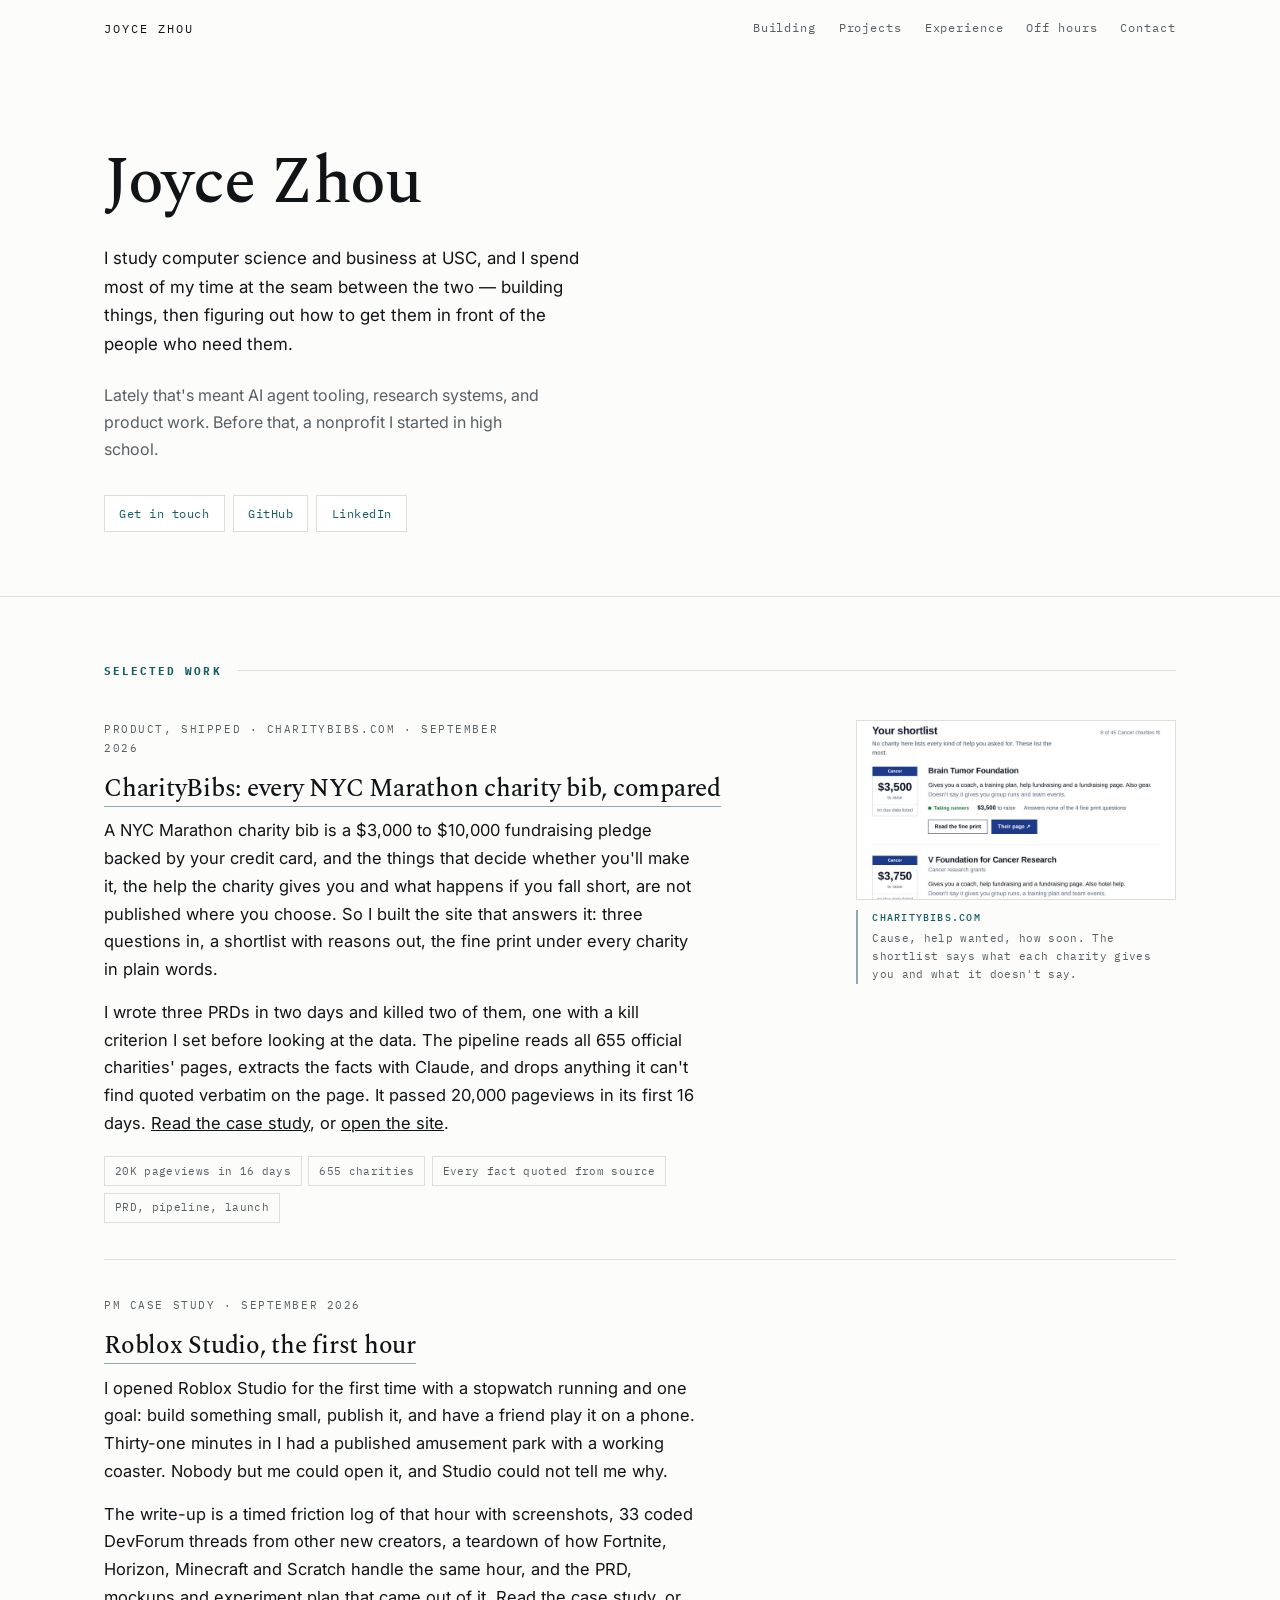
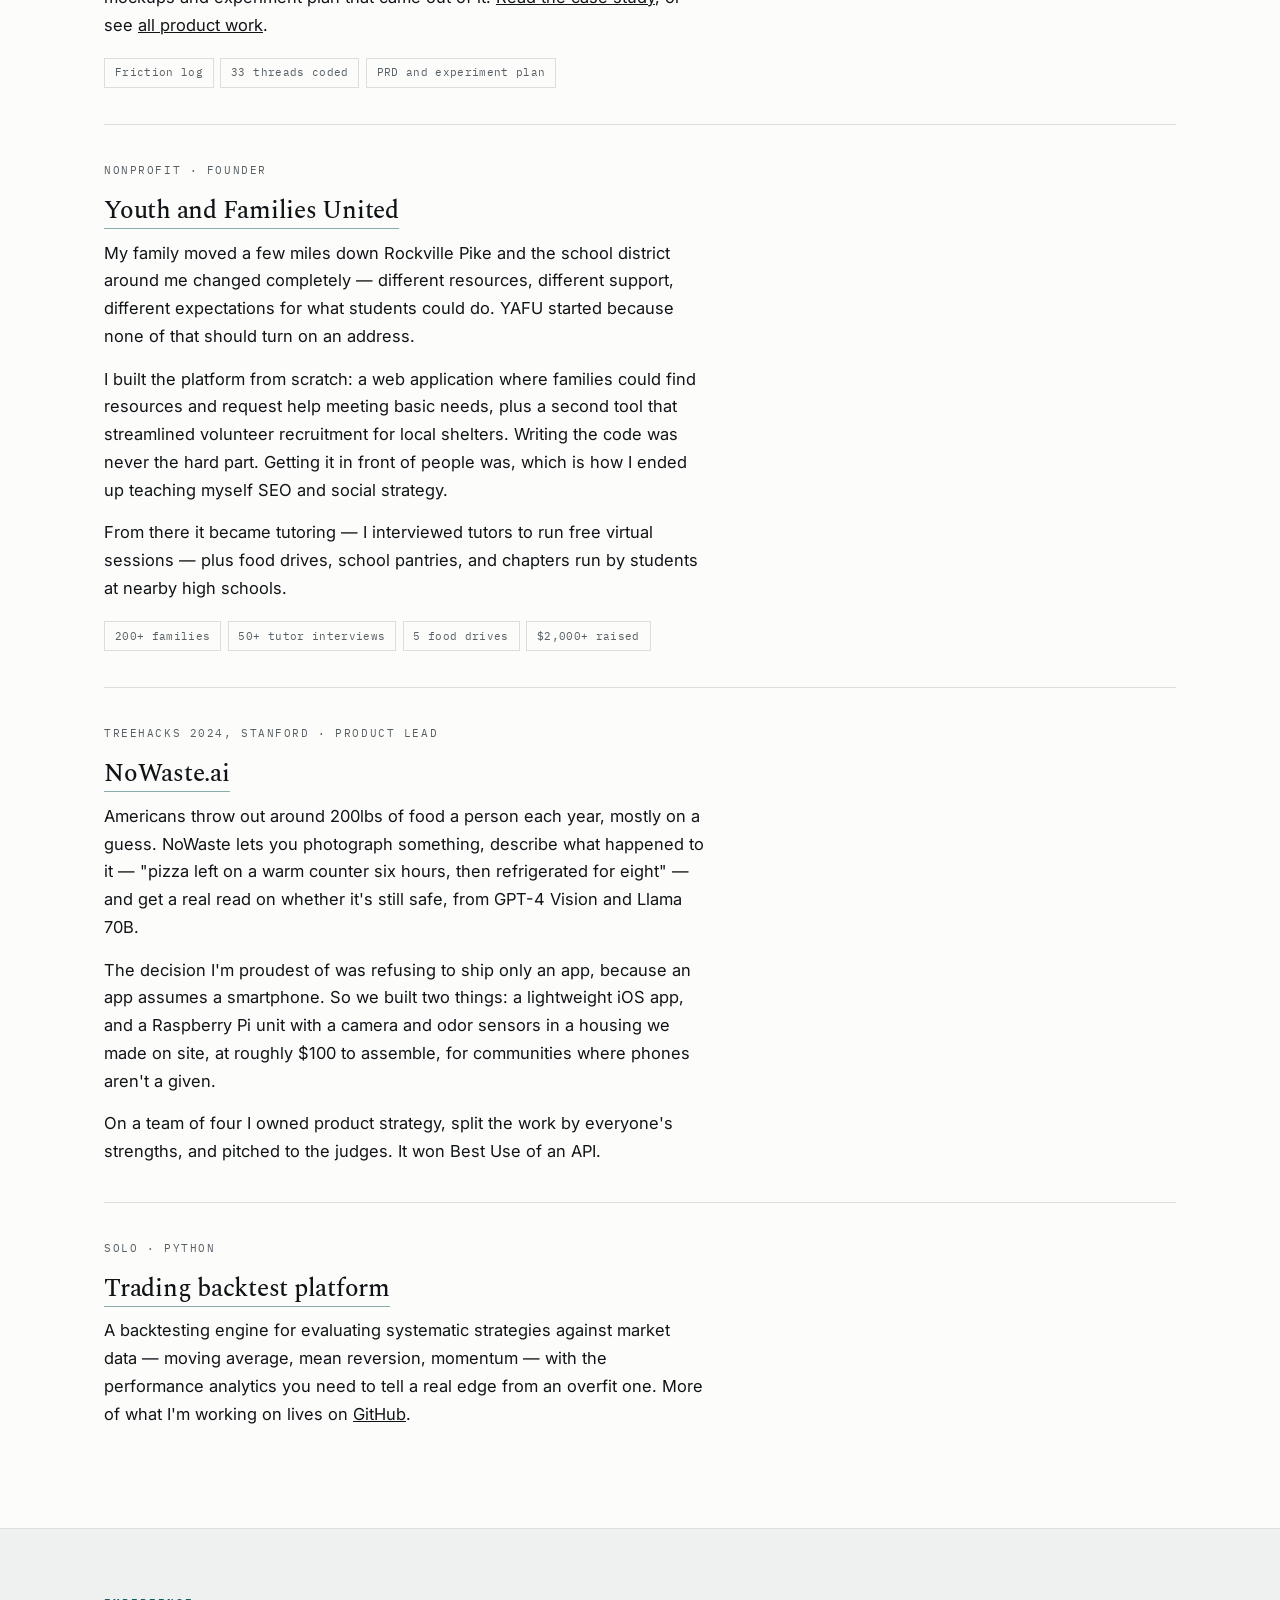
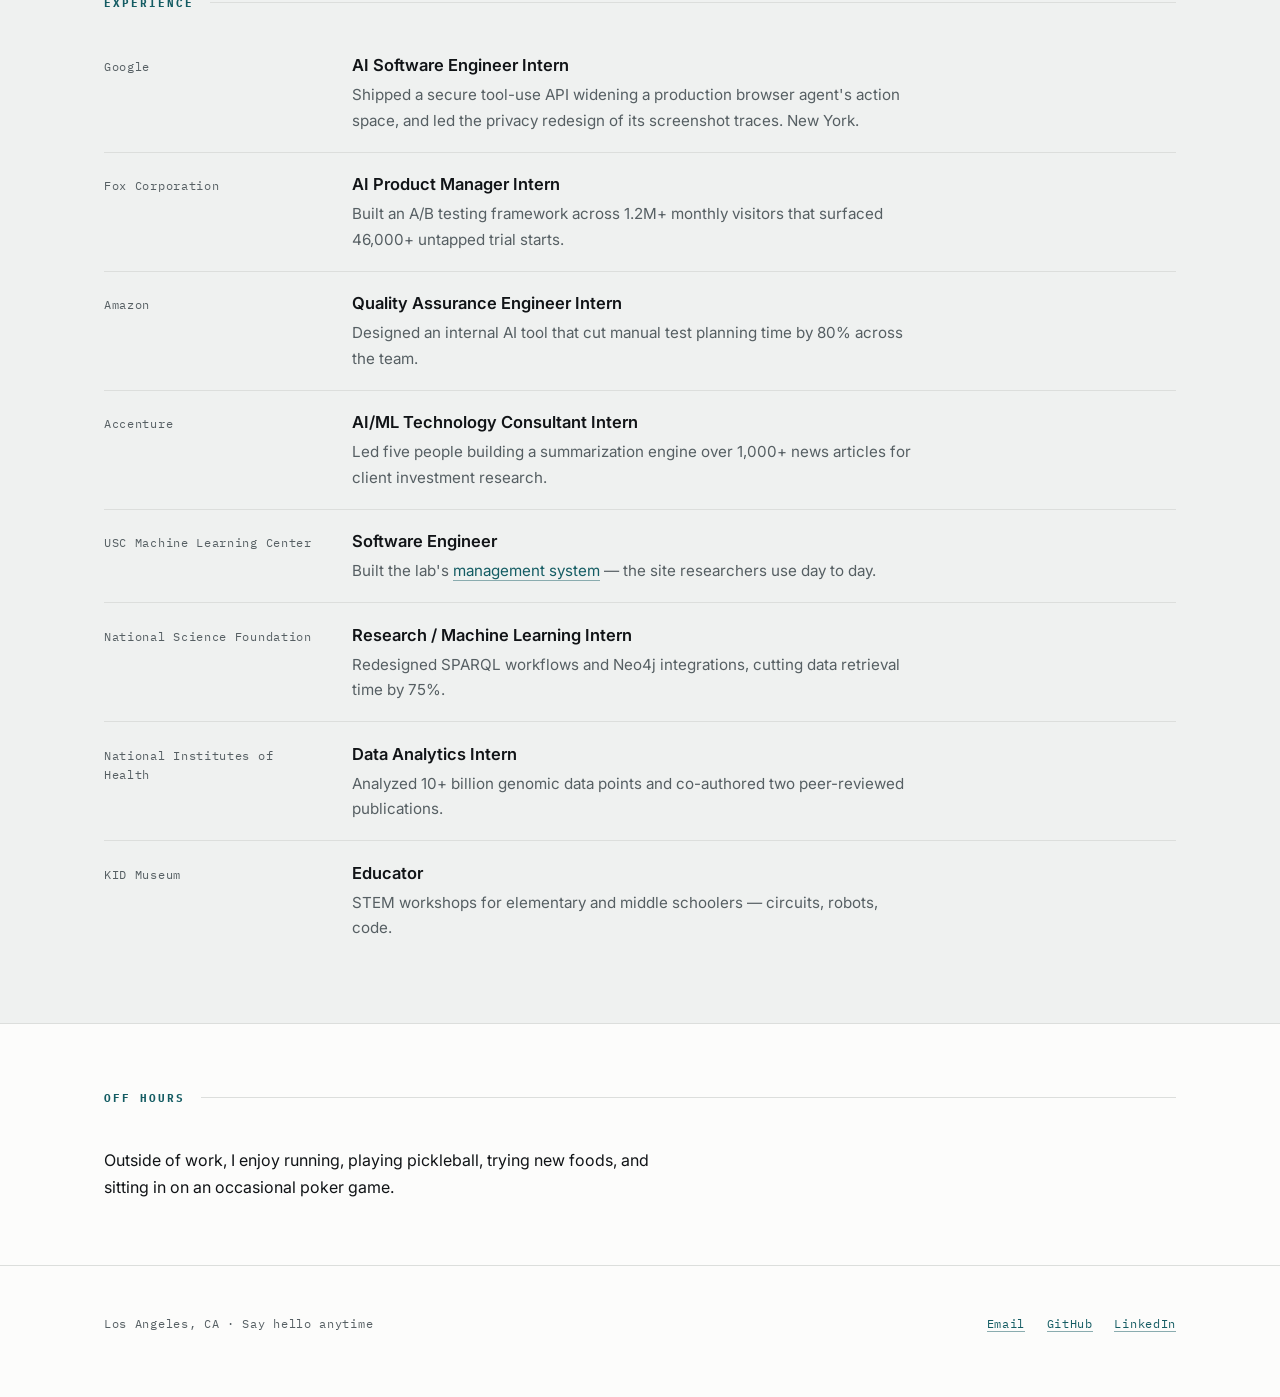
<file: index.html>
<!DOCTYPE html>
<html lang="en">
<head>
<meta charset="utf-8">
<meta name="viewport" content="width=device-width, initial-scale=1">
<title>Joyce Zhou</title>
<meta name="description" content="Joyce Zhou — computer science and business at USC. Builder of charitybibs.com. Engineering, research, and the things I build in between.">
<meta property="og:title" content="Joyce Zhou">
<meta property="og:description" content="Computer science and business at USC. Engineering, research, and the things I build in between.">
<meta property="og:type" content="profile">
<meta name="theme-color" content="#fcfcfb">
<link rel="preconnect" href="https://fonts.googleapis.com">
<link rel="preconnect" href="https://fonts.gstatic.com" crossorigin>
<link href="https://fonts.googleapis.com/css2?family=Spectral:wght@400;500;600&family=Inter:wght@400;500;600&family=IBM+Plex+Mono:wght@400;500&display=swap" rel="stylesheet">
<style>
  :root{
    --ink:#111417;
    --ink-soft:#565f63;
    --paper:#fcfcfb;
    --wash:#eff1f0;
    --accent:#145c63;
    --accent-soft:#8aacaf;
    --rule:#dcdedc;
    --display:"Spectral",Georgia,serif;
    --body:"Inter",system-ui,-apple-system,sans-serif;
    --mono:"IBM Plex Mono",ui-monospace,SFMono-Regular,monospace;
  }

  *,*::before,*::after{box-sizing:border-box}
  html{-webkit-text-size-adjust:100%;scroll-behavior:smooth}
  @media (prefers-reduced-motion:reduce){html{scroll-behavior:auto}}

  body{
    margin:0;
    background:var(--paper);
    color:var(--ink);
    font-family:var(--body);
    font-size:16.5px;
    line-height:1.68;
    -webkit-font-smoothing:antialiased;
  }

  img{display:block;max-width:100%}
  a{color:inherit}

  a:focus-visible,button:focus-visible{
    outline:2px solid var(--accent);
    outline-offset:3px;
    border-radius:2px;
  }

  .skip{
    position:absolute;left:-9999px;top:0;
    background:var(--ink);color:var(--paper);
    padding:.6rem 1rem;font-family:var(--mono);font-size:.8rem;z-index:99;
  }
  .skip:focus{left:0}

  .shell{max-width:70rem;margin:0 auto;padding:0 1.5rem}

  /* masthead */

  .masthead{
    position:sticky;top:0;z-index:20;
    background:rgba(252,252,251,.88);
    backdrop-filter:blur(10px);
    border-bottom:1px solid transparent;
    transition:border-color .25s ease;
  }
  .masthead.stuck{border-bottom-color:var(--rule)}

  .masthead .shell{
    display:flex;flex-wrap:wrap;gap:.75rem 2rem;
    align-items:center;justify-content:space-between;
    padding-top:1.1rem;padding-bottom:1.1rem;
  }

  .wordmark{
    font-family:var(--mono);font-size:.76rem;
    letter-spacing:.16em;text-transform:uppercase;
    text-decoration:none;color:var(--ink);
  }

  .masthead nav{display:flex;flex-wrap:wrap;gap:1.4rem;font-family:var(--mono);font-size:.74rem;letter-spacing:.08em}

  .masthead nav a{
    color:var(--ink-soft);text-decoration:none;
    padding-bottom:2px;border-bottom:1px solid transparent;
    transition:color .18s ease,border-color .18s ease;
  }
  .masthead nav a:hover{color:var(--accent);border-bottom-color:var(--accent-soft)}

  /* hero */

  .hero{padding:5.5rem 0 4rem}

  .hero .shell{
    display:grid;
    grid-template-columns:minmax(0,1.35fr) minmax(0,1fr);
    gap:3.5rem;align-items:end;
  }

  .hero h1{
    font-family:var(--display);
    font-weight:500;
    font-size:clamp(2.4rem,6vw,4.15rem);
    line-height:1.08;letter-spacing:-.02em;
    margin:0 0 1.6rem;
  }

  .hero .lede{max-width:44ch;margin:0 0 1.5rem;font-size:1.06rem}
  .hero .lede + .lede{color:var(--ink-soft);font-size:1rem}

  .hero-links{display:flex;flex-wrap:wrap;gap:.5rem;list-style:none;padding:0;margin:2rem 0 0}

  .hero-links a{
    display:inline-block;font-family:var(--mono);font-size:.77rem;letter-spacing:.04em;
    text-decoration:none;color:var(--accent);
    border:1px solid var(--rule);background:#fff;padding:.45rem .9rem;
    transition:border-color .18s ease,transform .18s ease;
  }
  .hero-links a:hover{border-color:var(--accent);transform:translateY(-1px)}

  /* plate system */

  figure.plate{margin:0}

  figure.plate .frame{
    position:relative;
    background:var(--wash);
    border:1px solid var(--rule);
    overflow:hidden;
  }

  figure.plate .frame img{
    width:100%;height:100%;
    object-fit:cover;object-position:center;
    transition:transform .5s cubic-bezier(.2,.7,.3,1);
  }

  figure.plate:hover .frame img{transform:scale(1.03)}

  .ratio-portrait .frame{aspect-ratio:4/5}
  .ratio-portrait .frame img{object-position:center 22%}
  .hero .plate.ratio-portrait{max-width:220px;justify-self:end}
  .ratio-wide .frame{aspect-ratio:16/9}
  .ratio-screen .frame{aspect-ratio:3/2}
  .ratio-screen .frame img{object-fit:contain;background:#fff;padding:.5rem}

  figure.plate figcaption{
    font-family:var(--mono);font-size:.7rem;line-height:1.6;
    letter-spacing:.03em;color:var(--ink-soft);
    margin-top:.65rem;padding-left:.9rem;
    border-left:2px solid var(--accent-soft);
  }

  figure.plate figcaption b{
    display:block;font-weight:500;color:var(--accent);
    letter-spacing:.12em;text-transform:uppercase;font-size:.64rem;
    margin-bottom:.2rem;
  }

  .plate-stack{display:grid;gap:1.6rem}

  /* bands */

  .band{border-top:1px solid var(--rule);padding:4rem 0}
  .band.tint{background:var(--wash)}

  .band-head{
    font-family:var(--mono);font-size:.71rem;letter-spacing:.18em;
    text-transform:uppercase;color:var(--accent);
    margin:0 0 2.5rem;
    display:flex;align-items:center;gap:1rem;
  }
  .band-head::after{content:"";flex:1;height:1px;background:var(--rule)}

  /* entries */

  .entry{
    display:grid;grid-template-columns:minmax(0,1fr) minmax(0,20rem);
    gap:2.5rem 3rem;align-items:start;
    padding:2.25rem 0;border-top:1px solid var(--rule);
  }
  .entry:first-of-type{border-top:none;padding-top:0}
  .entry.noplate{grid-template-columns:minmax(0,1fr)}

  .eyebrow{
    font-family:var(--mono);font-size:.7rem;letter-spacing:.14em;
    text-transform:uppercase;color:var(--ink-soft);margin:0 0 .55rem;
  }

  .entry h3{
    font-family:var(--display);font-size:1.55rem;font-weight:500;
    line-height:1.28;margin:0 0 .8rem;letter-spacing:-.01em;
  }

  .entry h3 a{
    text-decoration:none;
    background-image:linear-gradient(var(--accent-soft),var(--accent-soft));
    background-size:100% 1px;background-repeat:no-repeat;background-position:0 100%;
    transition:color .18s ease,background-size .25s ease;
  }
  .entry h3 a:hover{color:var(--accent);background-size:100% 2px}

  .entry p{margin:0 0 .95rem;max-width:60ch}
  .entry p:last-child{margin-bottom:0}

  .tags{display:flex;flex-wrap:wrap;gap:.4rem;list-style:none;padding:0;margin:1.15rem 0 0}

  .tags li{
    font-family:var(--mono);font-size:.7rem;letter-spacing:.03em;
    color:var(--ink-soft);border:1px solid var(--rule);
    background:var(--paper);padding:.3rem .62rem;
  }

  /* roles */

  .roles{list-style:none;padding:0;margin:0}

  .roles li{
    display:grid;grid-template-columns:13rem minmax(0,1fr);
    gap:.4rem 2.5rem;align-items:baseline;
    padding:1.15rem 0;border-top:1px solid var(--rule);
  }
  .roles li:first-child{border-top:none;padding-top:0}

  .roles .org{font-family:var(--mono);font-size:.72rem;letter-spacing:.06em;color:var(--ink-soft)}
  .roles .what{max-width:56ch}
  .roles .what strong{display:block;font-weight:600;margin-bottom:.15rem}
  .roles .what span{color:var(--ink-soft);font-size:.95rem;display:block}
  .roles .what span a{color:var(--accent);text-decoration:none;border-bottom:1px solid var(--accent-soft)}
  .roles .what span a:hover{color:var(--ink)}

  /* off hours */

  .offhours-note{
    font-size:1rem;line-height:1.68;
    max-width:56ch;margin:0;color:var(--ink);
  }

  /* footer */

  .colophon{border-top:1px solid var(--rule);padding:3rem 0 4rem}

  .colophon .shell{
    display:flex;flex-wrap:wrap;gap:1.25rem 2rem;
    justify-content:space-between;align-items:baseline;
    font-family:var(--mono);font-size:.72rem;letter-spacing:.06em;color:var(--ink-soft);
  }

  .colophon ul{display:flex;flex-wrap:wrap;gap:1.35rem;list-style:none;padding:0;margin:0}
  .colophon a{color:var(--accent);text-decoration:none;border-bottom:1px solid var(--accent-soft)}
  .colophon a:hover{color:var(--ink)}

  /* motion */

  .reveal{opacity:0;transform:translateY(14px);transition:opacity .65s ease,transform .65s ease}
  .reveal.shown{opacity:1;transform:none}

  @media (prefers-reduced-motion:reduce){
    *{animation:none!important;transition:none!important}
    .reveal{opacity:1;transform:none}
    figure.plate:hover .frame img{transform:none}
  }

  /* responsive */

  @media (max-width:860px){
    .hero{padding:3.5rem 0 2.5rem}
    .hero .shell{grid-template-columns:1fr;gap:2.5rem;align-items:start}
    .hero .plate.ratio-portrait{max-width:170px;justify-self:start}
    .entry{grid-template-columns:1fr;gap:1.75rem}
    .roles li{grid-template-columns:1fr;gap:.3rem}
    .band{padding:3rem 0}
  }
</style>
</head>
<body>

<a class="skip" href="#main">Skip to content</a>

<header class="masthead" id="masthead">
  <div class="shell">
    <a class="wordmark" href="#top">Joyce Zhou</a>
    <nav aria-label="Sections">
      <a href="#building">Building</a>
      <a href="/projects/">Projects</a>
      <a href="#experience">Experience</a>
      <a href="#offhours">Off hours</a>
      <a href="#contact">Contact</a>
    </nav>
  </div>
</header>

<main id="main">

  <section class="hero" id="top">
    <div class="shell">
      <div>
        <h1>Joyce Zhou</h1>
        <p class="lede">I study computer science and business at USC, and I spend most of my time at the seam between the two — building things, then figuring out how to get them in front of the people who need them.</p>
        <p class="lede">Lately that's meant AI agent tooling, research systems, and product work. Before that, a nonprofit I started in high school.</p>
        <ul class="hero-links">
          <li><a href="#contact">Get in touch</a></li>
          <li><a href="https://github.com/joycezhou66">GitHub</a></li>
          <li><a href="https://www.linkedin.com/in/joycezhou22/">LinkedIn</a></li>
        </ul>
      </div>
      <figure class="plate ratio-portrait reveal">
        <div class="frame"><img src="https://joycezhou.me/images/joyce.jpg" alt="Joyce Zhou" onerror="this.closest('figure').remove()"></div>
      </figure>
    </div>
  </section>

  <section class="band" id="building">
    <div class="shell">
      <h2 class="band-head">Selected work</h2>

      <article class="entry reveal">
        <div>
          <p class="eyebrow">Product, shipped &middot; charitybibs.com &middot; September 2026</p>
          <h3><a href="/projects/charitybibs/">CharityBibs: every NYC Marathon charity bib, compared</a></h3>
          <p>A NYC Marathon charity bib is a $3,000 to $10,000 fundraising pledge backed by your credit card, and the things that decide whether you'll make it, the help the charity gives you and what happens if you fall short, are not published where you choose. So I built the site that answers it: three questions in, a shortlist with reasons out, the fine print under every charity in plain words.</p>
          <p>I wrote three PRDs in two days and killed two of them, one with a kill criterion I set before looking at the data. The pipeline reads all 655 official charities' pages, extracts the facts with Claude, and drops anything it can't find quoted verbatim on the page. It passed 20,000 pageviews in its first 16 days. <a href="/projects/charitybibs/">Read the case study</a>, or <a href="https://charitybibs.com" target="_blank" rel="noopener">open the site</a>.</p>
          <ul class="tags">
            <li>20K pageviews in 16 days</li>
            <li>655 charities</li>
            <li>Every fact quoted from source</li>
            <li>PRD, pipeline, launch</li>
          </ul>
        </div>
        <figure class="plate ratio-wide">
          <div class="frame"><a href="/projects/charitybibs/"><img src="/projects/charitybibs/img/shortlist.jpg" alt="charitybibs.com: three answered questions and a shortlist of cancer charities with minimums and what each gives you" loading="lazy" onerror="this.closest('figure').remove()"></a></div>
          <figcaption><b>charitybibs.com</b>Cause, help wanted, how soon. The shortlist says what each charity gives you and what it doesn't say.</figcaption>
        </figure>
      </article>

      <article class="entry reveal">
        <div>
          <p class="eyebrow">PM case study &middot; September 2026</p>
          <h3><a href="/projects/roblox-first-hour/">Roblox Studio, the first hour</a></h3>
          <p>I opened Roblox Studio for the first time with a stopwatch running and one goal: build something small, publish it, and have a friend play it on a phone. Thirty-one minutes in I had a published amusement park with a working coaster. Nobody but me could open it, and Studio could not tell me why.</p>
          <p>The write-up is a timed friction log of that hour with screenshots, 33 coded DevForum threads from other new creators, a teardown of how Fortnite, Horizon, Minecraft and Scratch handle the same hour, and the PRD, mockups and experiment plan that came out of it. <a href="/projects/roblox-first-hour/">Read the case study</a>, or see <a href="/projects/">all product work</a>.</p>
          <ul class="tags">
            <li>Friction log</li>
            <li>33 threads coded</li>
            <li>PRD and experiment plan</li>
          </ul>
        </div>
        <figure class="plate ratio-wide">
          <div class="frame"><a href="https://docs.google.com/spreadsheets/d/19shdkZhoGck5UpMyfB0tXv_EFp6nd07WBsPz7BrB5BM/edit" target="_blank" rel="noopener"><img src="https://joycezhou.me/projects/roblox-first-hour/img/friction_log_preview.jpg?v=2" alt="The friction log: details block and the first eight timed rows with Smooth, Friction and Blocker ratings" loading="lazy" onerror="this.closest('figure').remove()"></a></div>
          <figcaption><b>Friction log</b>One row per pause, rated Smooth, Friction or Blocker. Opens the full sheet in a new tab.</figcaption>
        </figure>
      </article>

      <article class="entry reveal">
        <div>
          <p class="eyebrow">Nonprofit &middot; Founder</p>
          <h3><a href="https://taplink.cc/yafu.official">Youth and Families United</a></h3>
          <p>My family moved a few miles down Rockville Pike and the school district around me changed completely — different resources, different support, different expectations for what students could do. YAFU started because none of that should turn on an address.</p>
          <p>I built the platform from scratch: a web application where families could find resources and request help meeting basic needs, plus a second tool that streamlined volunteer recruitment for local shelters. Writing the code was never the hard part. Getting it in front of people was, which is how I ended up teaching myself SEO and social strategy.</p>
          <p>From there it became tutoring — I interviewed tutors to run free virtual sessions — plus food drives, school pantries, and chapters run by students at nearby high schools.</p>
          <ul class="tags">
            <li>200+ families</li>
            <li>50+ tutor interviews</li>
            <li>5 food drives</li>
            <li>$2,000+ raised</li>
          </ul>
        </div>
        <figure class="plate ratio-wide">
          <div class="frame"><img src="https://joycezhou.me/images/mask.png" alt="A YAFU workshop on making masks from recycled fabric" loading="lazy" onerror="this.closest('figure').remove()"></div>
          <figcaption><b>YAFU</b>A workshop on making masks out of recycled fabric, run during the pandemic.</figcaption>
        </figure>
      </article>

      <article class="entry reveal">
        <div>
          <p class="eyebrow">TreeHacks 2024, Stanford &middot; Product lead</p>
          <h3><a href="https://devpost.com/software/nowaste-ai">NoWaste.ai</a></h3>
          <p>Americans throw out around 200lbs of food a person each year, mostly on a guess. NoWaste lets you photograph something, describe what happened to it — "pizza left on a warm counter six hours, then refrigerated for eight" — and get a real read on whether it's still safe, from GPT-4 Vision and Llama 70B.</p>
          <p>The decision I'm proudest of was refusing to ship only an app, because an app assumes a smartphone. So we built two things: a lightweight iOS app, and a Raspberry Pi unit with a camera and odor sensors in a housing we made on site, at roughly $100 to assemble, for communities where phones aren't a given.</p>
          <p>On a team of four I owned product strategy, split the work by everyone's strengths, and pitched to the judges. It won Best Use of an API.</p>
        </div>
        <div class="plate-stack">
          <figure class="plate ratio-screen">
            <div class="frame"><img src="https://joycezhou.me/images/swift.png" alt="Swift mockup of the NoWaste mobile app" loading="lazy" onerror="this.closest('figure').remove()"></div>
            <figcaption><b>Mobile</b>The iOS version, built in Swift.</figcaption>
          </figure>
          <figure class="plate ratio-screen">
            <div class="frame"><img src="https://joycezhou.me/images/postman.png" alt="Best Use of an API award from Postman at TreeHacks" loading="lazy" onerror="this.closest('figure').remove()"></div>
            <figcaption><b>Recognition</b>Best Use of an API — Postman, TreeHacks.</figcaption>
          </figure>
        </div>
      </article>

      <article class="entry noplate reveal">
        <div>
          <p class="eyebrow">Solo &middot; Python</p>
          <h3><a href="https://github.com/joycezhou66/trading-backtest-platform">Trading backtest platform</a></h3>
          <p>A backtesting engine for evaluating systematic strategies against market data — moving average, mean reversion, momentum — with the performance analytics you need to tell a real edge from an overfit one. More of what I'm working on lives on <a href="https://github.com/joycezhou66">GitHub</a>.</p>
        </div>
      </article>

    </div>
  </section>

  <section class="band tint" id="experience">
    <div class="shell">
      <h2 class="band-head">Experience</h2>
      <ul class="roles">
        <li>
          <span class="org">Google</span>
          <span class="what"><strong>AI Software Engineer Intern</strong><span>Shipped a secure tool-use API widening a production browser agent's action space, and led the privacy redesign of its screenshot traces. New York.</span></span>
        </li>
        <li>
          <span class="org">Fox Corporation</span>
          <span class="what"><strong>AI Product Manager Intern</strong><span>Built an A/B testing framework across 1.2M+ monthly visitors that surfaced 46,000+ untapped trial starts.</span></span>
        </li>
        <li>
          <span class="org">Amazon</span>
          <span class="what"><strong>Quality Assurance Engineer Intern</strong><span>Designed an internal AI tool that cut manual test planning time by 80% across the team.</span></span>
        </li>
        <li>
          <span class="org">Accenture</span>
          <span class="what"><strong>AI/ML Technology Consultant Intern</strong><span>Led five people building a summarization engine over 1,000+ news articles for client investment research.</span></span>
        </li>
        <li>
          <span class="org">USC Machine Learning Center</span>
          <span class="what"><strong>Software Engineer</strong><span>Built the lab's <a href="https://usc-melady.github.io/mascle_website/">management system</a> — the site researchers use day to day.</span></span>
        </li>
        <li>
          <span class="org">National Science Foundation</span>
          <span class="what"><strong>Research / Machine Learning Intern</strong><span>Redesigned SPARQL workflows and Neo4j integrations, cutting data retrieval time by 75%.</span></span>
        </li>
        <li>
          <span class="org">National Institutes of Health</span>
          <span class="what"><strong>Data Analytics Intern</strong><span>Analyzed 10+ billion genomic data points and co-authored two peer-reviewed publications.</span></span>
        </li>
        <li>
          <span class="org">KID Museum</span>
          <span class="what"><strong>Educator</strong><span>STEM workshops for elementary and middle schoolers — circuits, robots, code.</span></span>
        </li>
      </ul>
    </div>
  </section>

  <section class="band" id="offhours">
    <div class="shell">
      <h2 class="band-head">Off hours</h2>
      <p class="offhours-note">Outside of work, I enjoy running, playing pickleball, trying new foods, and sitting in on an occasional poker game.</p>
    </div>
  </section>

  <footer class="colophon" id="contact">
    <div class="shell">
      <span>Los Angeles, CA &middot; Say hello anytime</span>
      <ul>
        <li><a href="mailto:jezhou@usc.edu">Email</a></li>
        <li><a href="https://github.com/joycezhou66">GitHub</a></li>
        <li><a href="https://www.linkedin.com/in/joycezhou22/">LinkedIn</a></li>
      </ul>
    </div>
  </footer>

</main>

<script>
  (function () {
    var reduce = window.matchMedia('(prefers-reduced-motion: reduce)').matches;
    var items = document.querySelectorAll('.reveal');

    if (!('IntersectionObserver' in window) || reduce) {
      items.forEach(function (el) { el.classList.add('shown'); });
    } else {
      var io = new IntersectionObserver(function (entries) {
        entries.forEach(function (e) {
          if (e.isIntersecting) { e.target.classList.add('shown'); io.unobserve(e.target); }
        });
      }, { threshold: 0.1, rootMargin: '0px 0px -40px 0px' });
      items.forEach(function (el) { io.observe(el); });
    }

    var head = document.getElementById('masthead');
    var onScroll = function () { head.classList.toggle('stuck', window.scrollY > 8); };
    window.addEventListener('scroll', onScroll, { passive: true });
    onScroll();
  })();
</script>

</body>
</html>
</file>
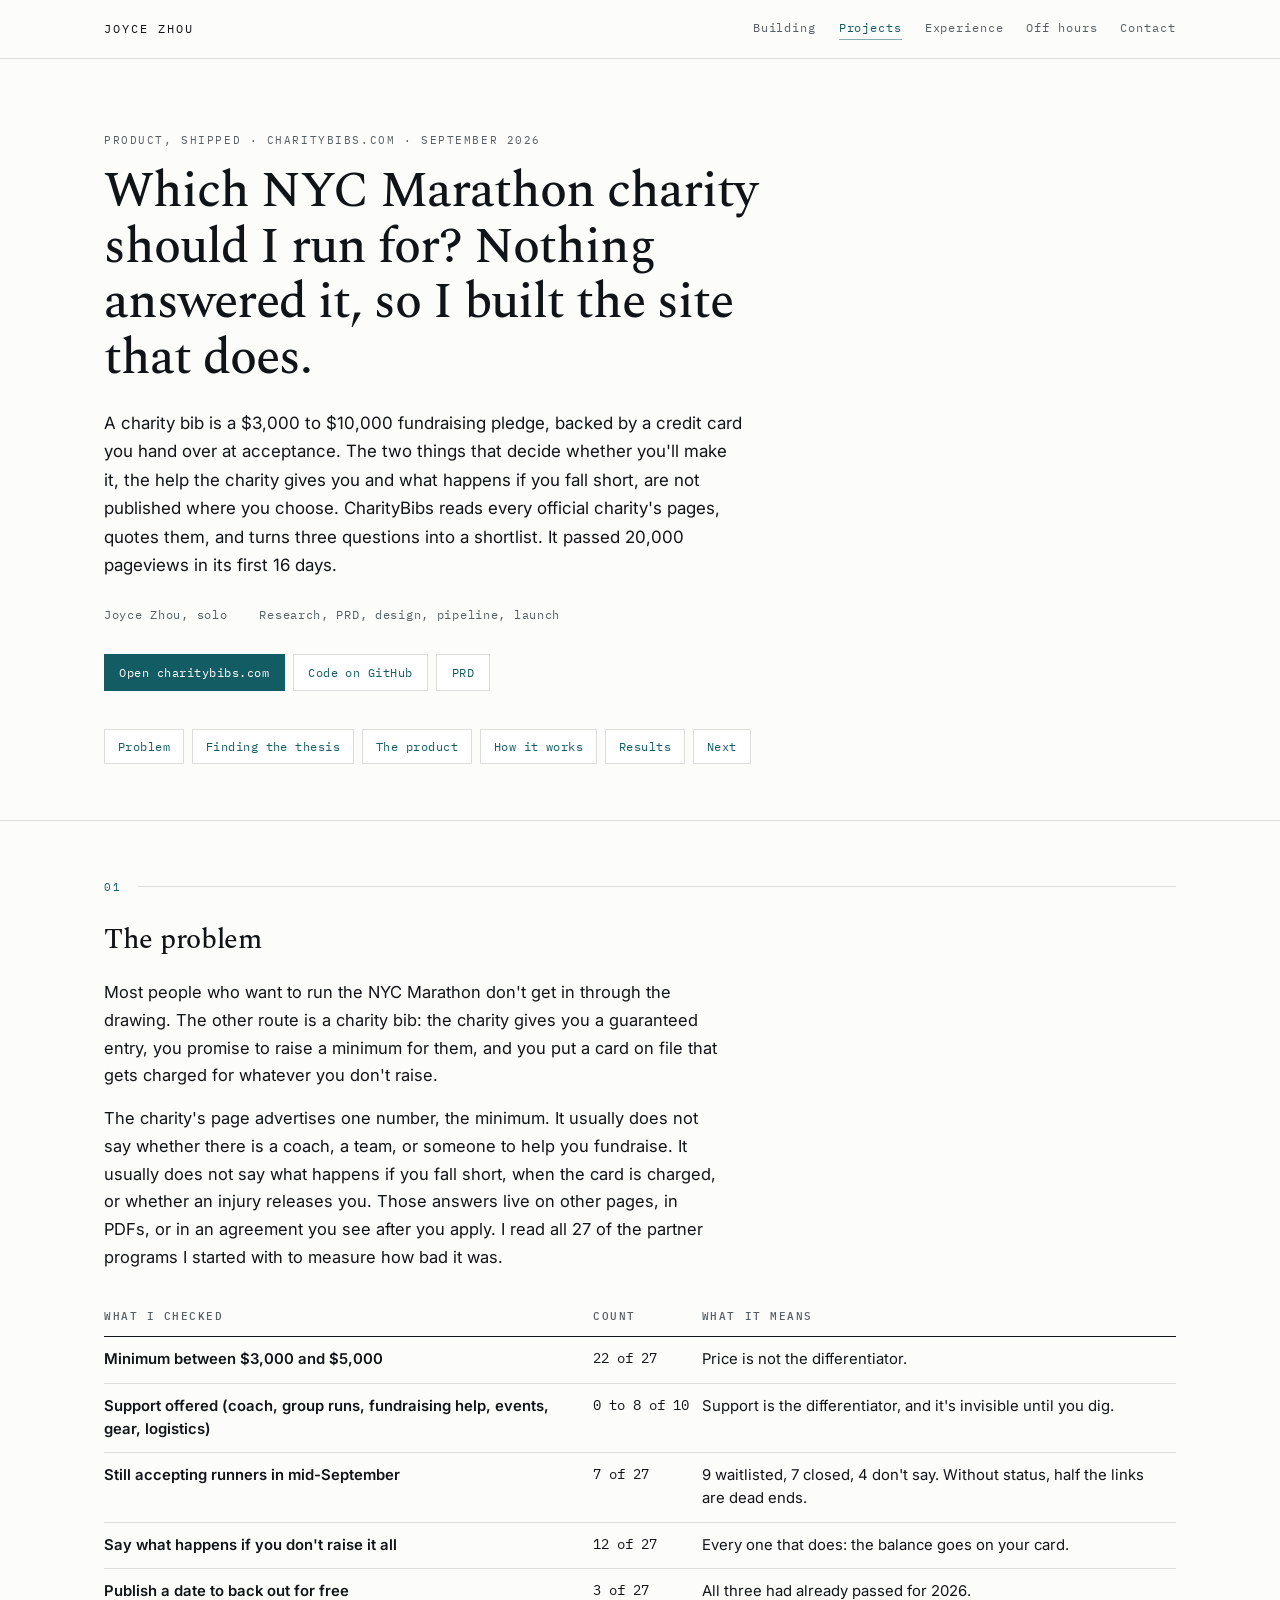
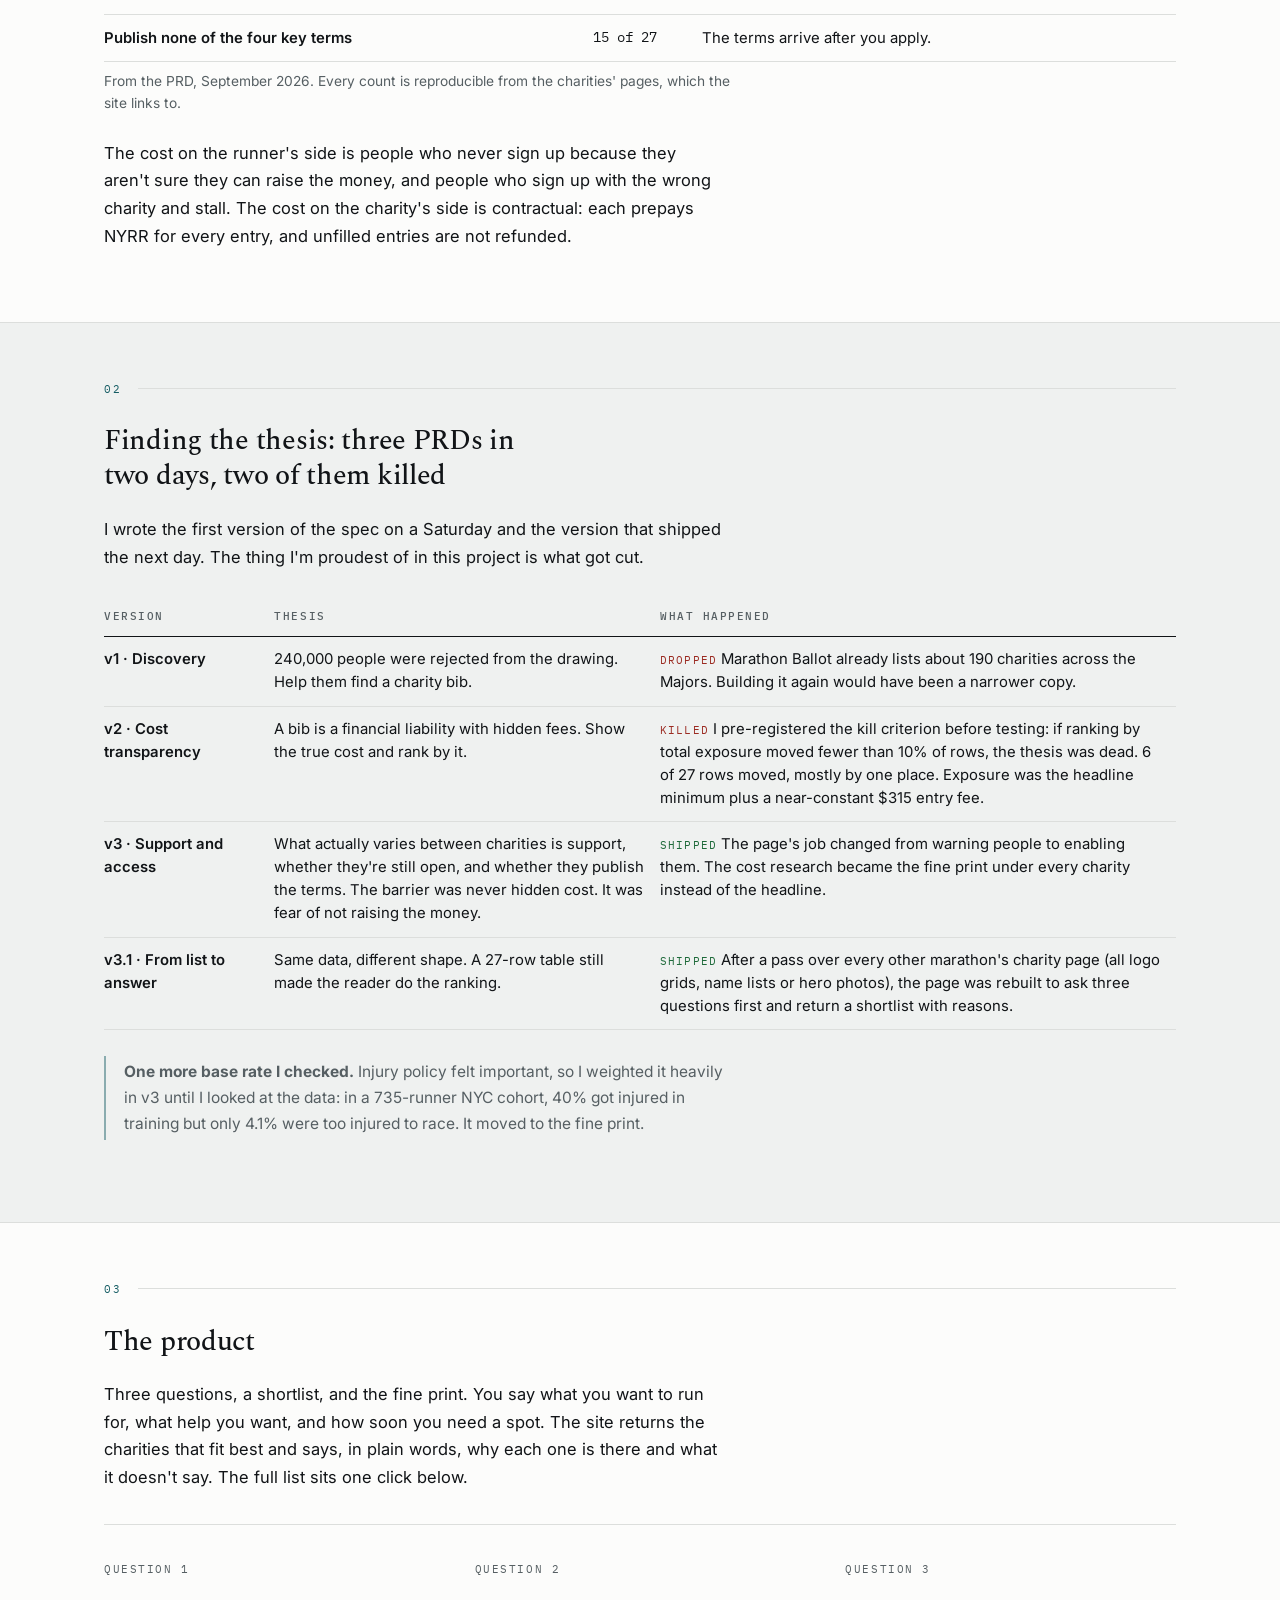
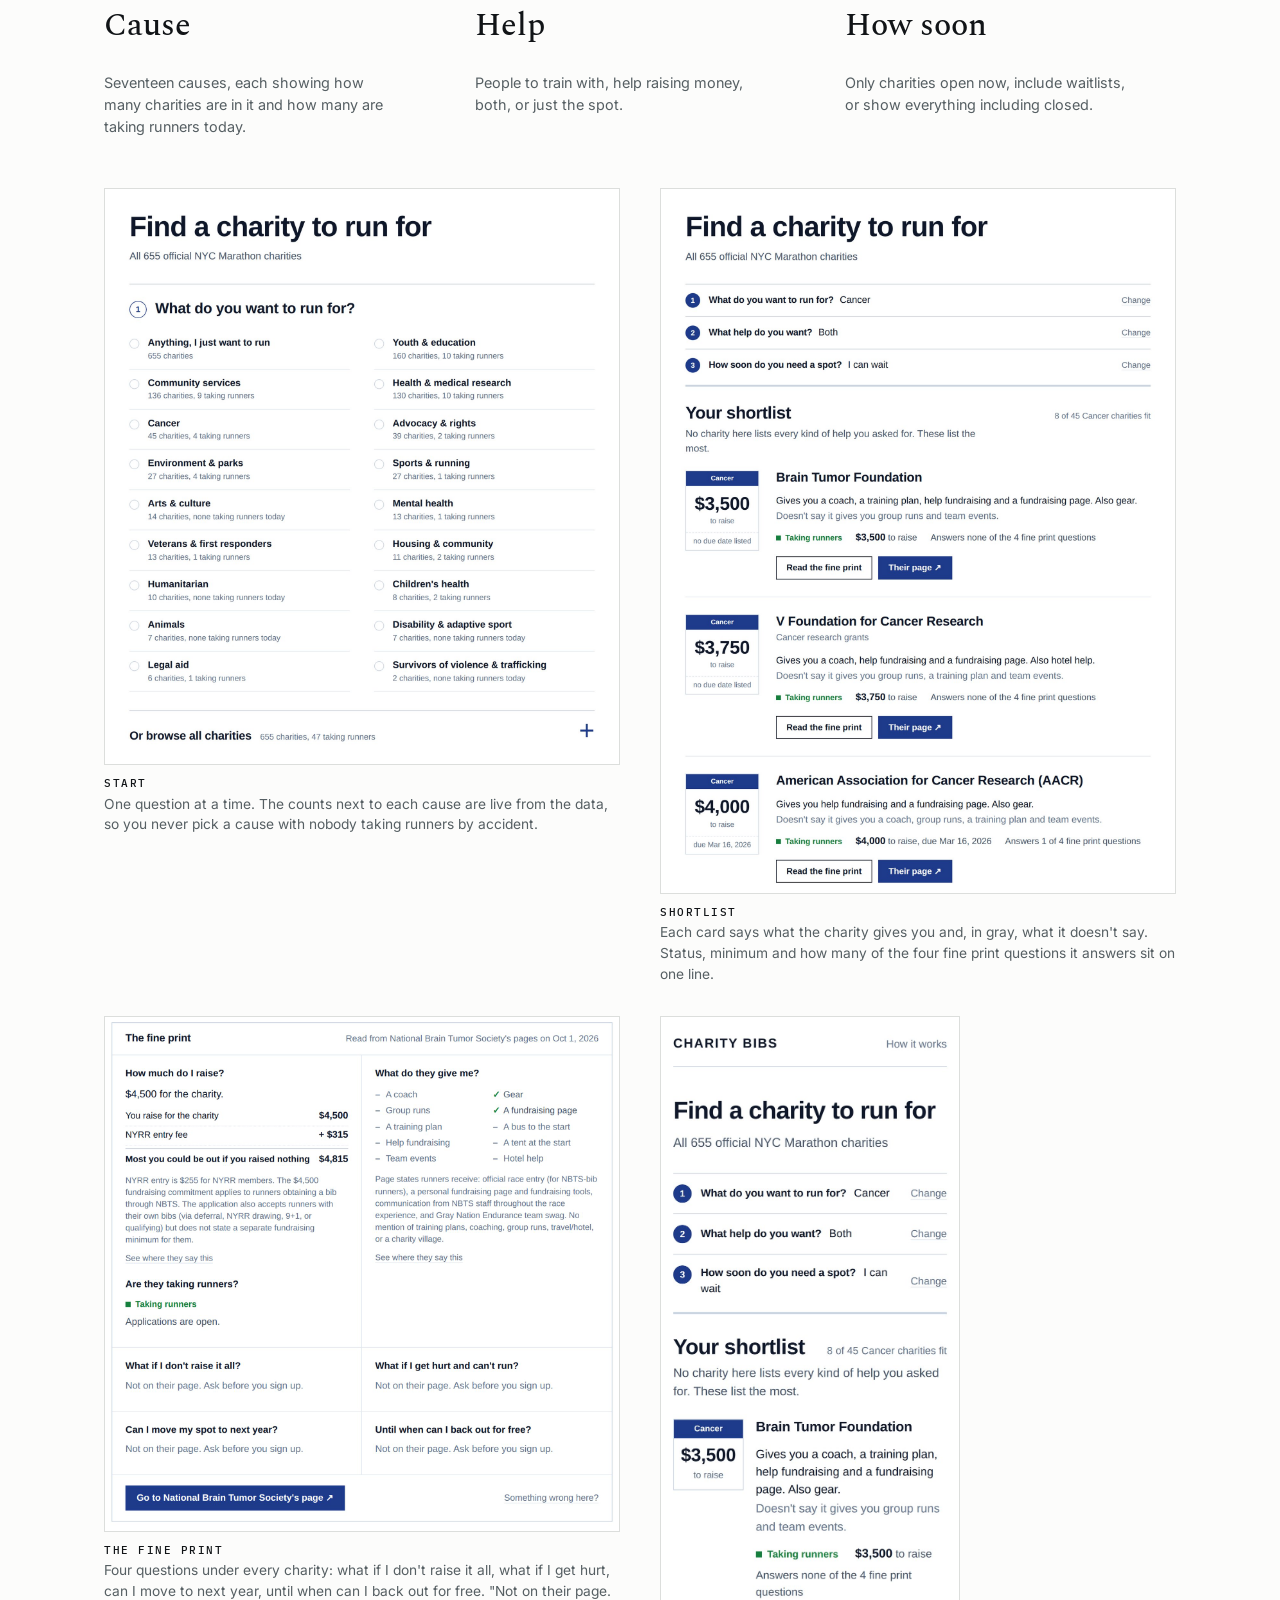
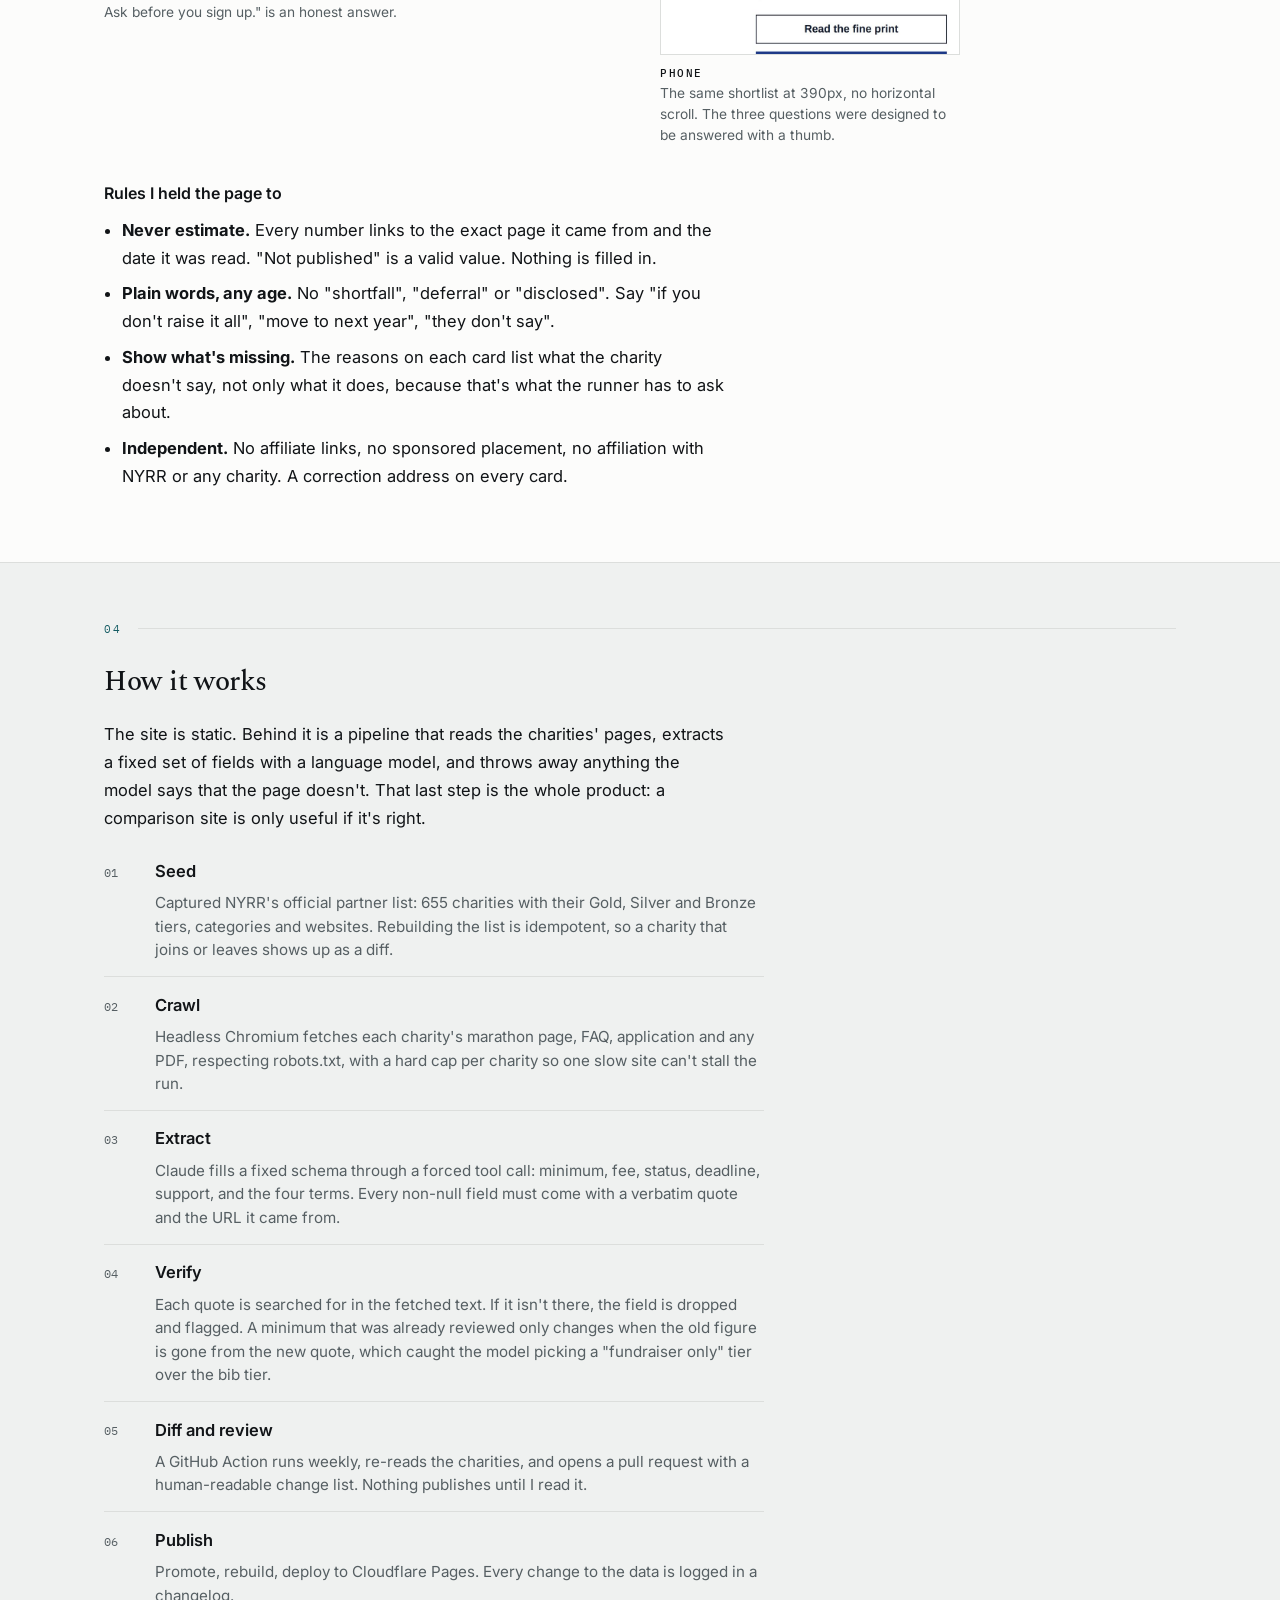
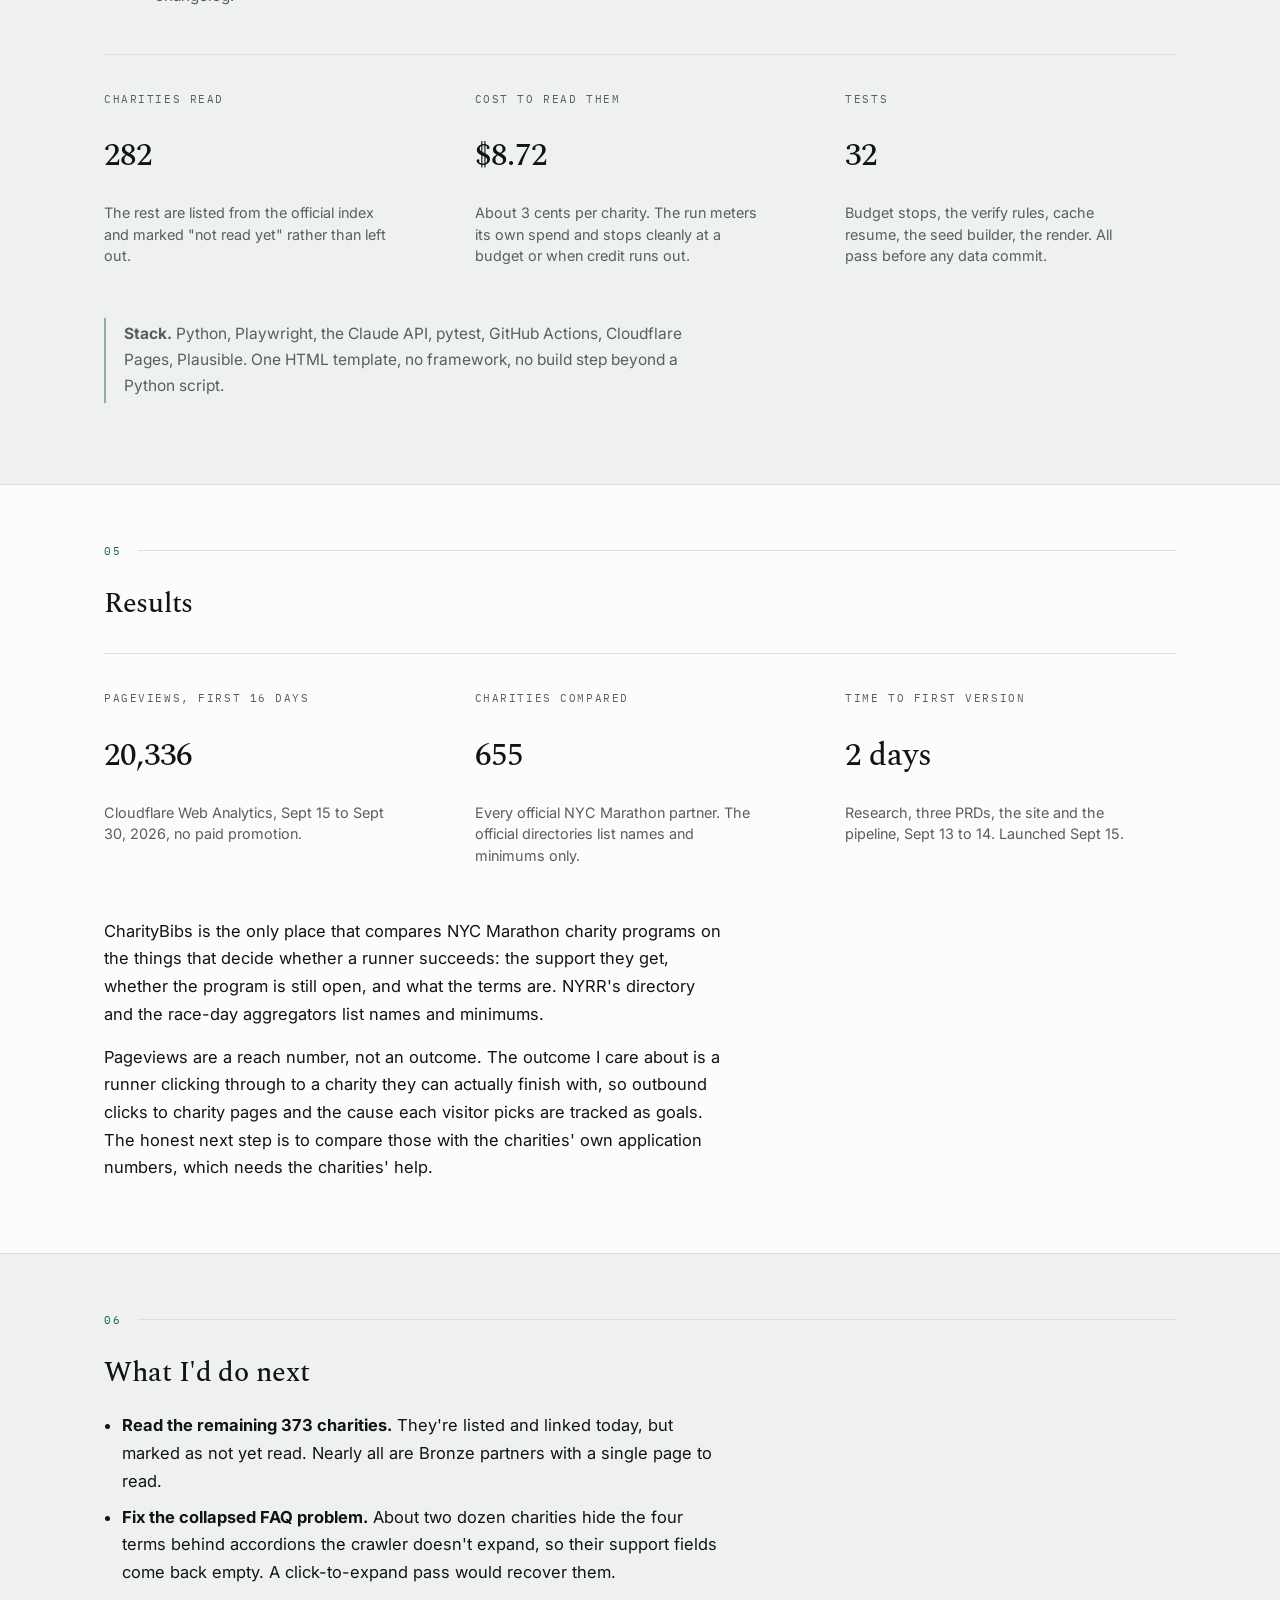
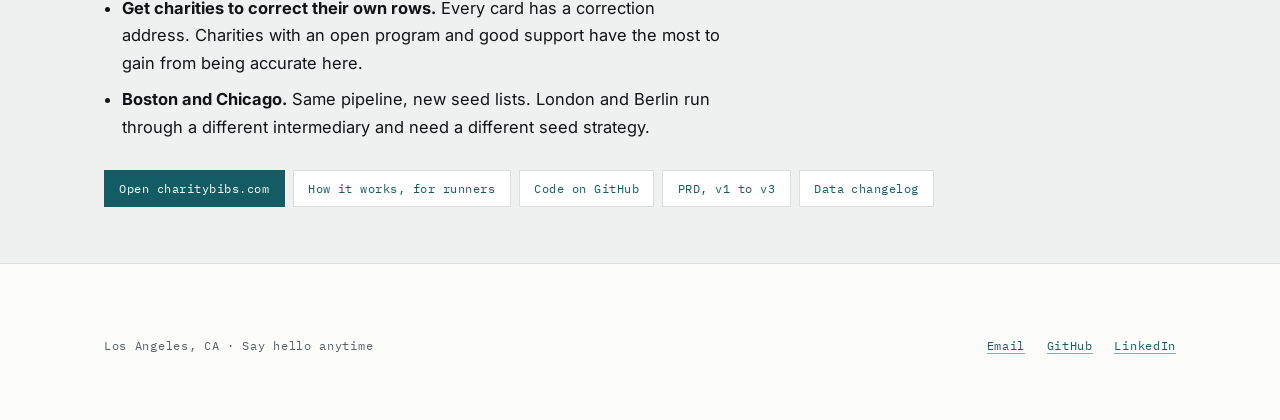
<file: charitybibs/index.html>
<!DOCTYPE html>
<html lang="en"><head><meta charset="utf-8"><title>CharityBibs — Joyce Zhou</title>
<meta http-equiv="refresh" content="0; url=/projects/charitybibs/">
<link rel="canonical" href="https://joycezhou.me/projects/charitybibs/">
</head><body><p>Moved to <a href="/projects/charitybibs/">joycezhou.me/projects/charitybibs/</a>.</p></body></html>
</file>
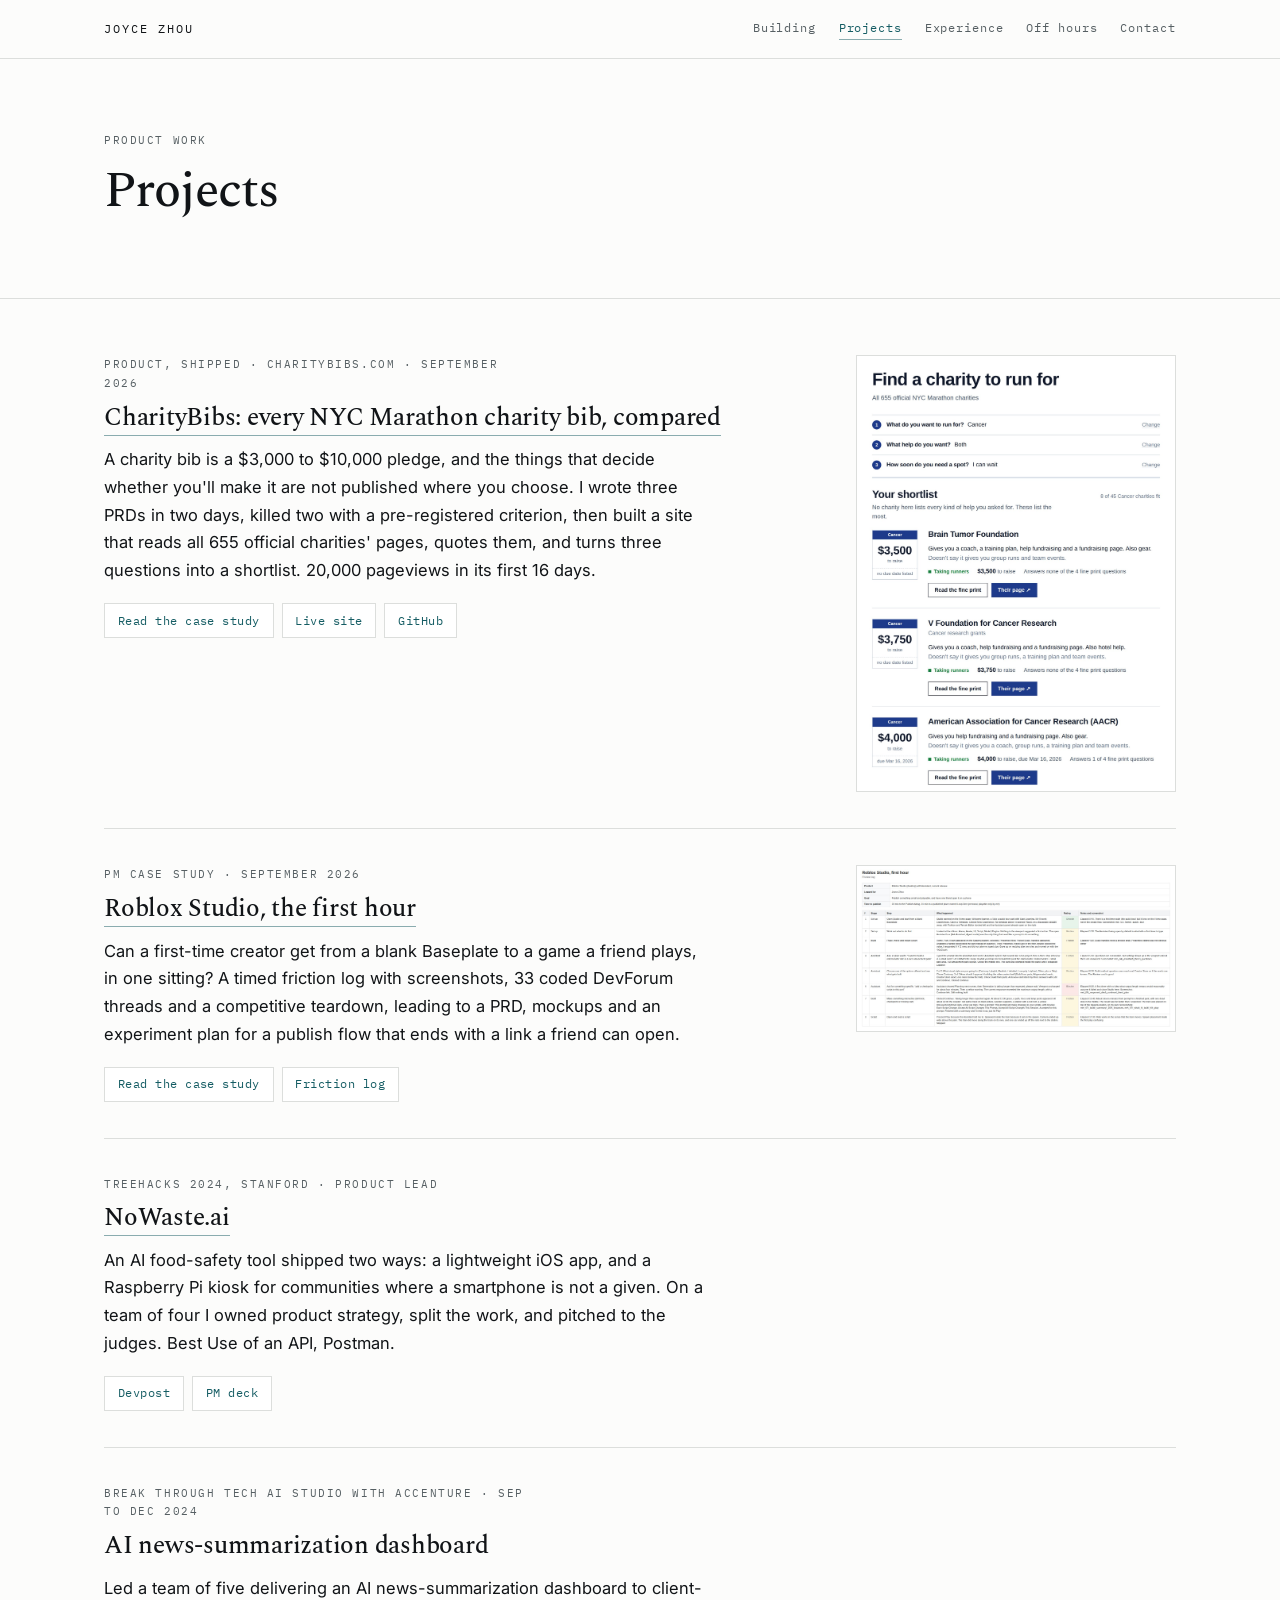
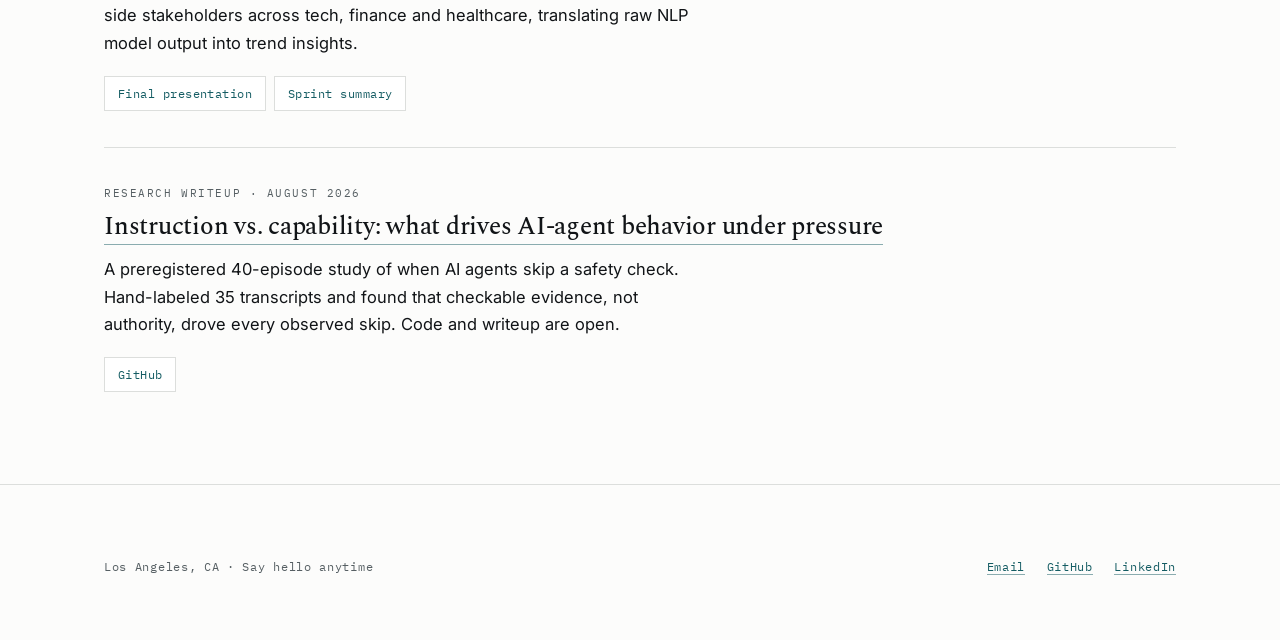
<file: projects/index.html>
<!DOCTYPE html>
<html lang="en">
<head>
<meta charset="utf-8">
<meta name="viewport" content="width=device-width, initial-scale=1">
<title>Projects — Joyce Zhou</title>
<meta name="description" content="Product case studies and selected projects by Joyce Zhou.">
<meta name="theme-color" content="#fcfcfb">
<link rel="preconnect" href="https://fonts.googleapis.com">
<link rel="preconnect" href="https://fonts.gstatic.com" crossorigin>
<link href="https://fonts.googleapis.com/css2?family=Spectral:wght@400;500;600&family=Inter:wght@400;500;600&family=IBM+Plex+Mono:wght@400;500&display=swap" rel="stylesheet">
<link rel="stylesheet" href="/projects/case.css?v=2">
</head>
<body>

<header class="masthead">
  <div class="shell">
    <a class="wordmark" href="/">Joyce Zhou</a>
    <nav aria-label="Sections">
      <a href="/#building">Building</a>
      <a href="/projects/" class="here">Projects</a>
      <a href="/#experience">Experience</a>
      <a href="/#offhours">Off hours</a>
      <a href="/#contact">Contact</a>
    </nav>
  </div>
</header>

<main>
  <section class="hero">
    <div class="shell">
      <p class="eyebrow">Product work</p>
      <h1>Projects</h1>
    </div>
  </section>

  <section class="band">
    <div class="shell">

      <article class="entry">
        <div>
          <p class="eyebrow">Product, shipped &middot; charitybibs.com &middot; September 2026</p>
          <h3><a href="/projects/charitybibs/">CharityBibs: every NYC Marathon charity bib, compared</a></h3>
          <p>A charity bib is a $3,000 to $10,000 pledge, and the things that decide whether you'll make it are not published where you choose. I wrote three PRDs in two days, killed two with a pre-registered criterion, then built a site that reads all 655 official charities' pages, quotes them, and turns three questions into a shortlist. 20,000 pageviews in its first 16 days.</p>
          <ul class="links"><li><a href="/projects/charitybibs/">Read the case study</a></li><li><a href="https://charitybibs.com" target="_blank" rel="noopener">Live site</a></li><li><a href="https://github.com/joycezhou66/charitybibs" target="_blank" rel="noopener">GitHub</a></li></ul>
        </div>
        <figure class="plate">
          <div class="frame"><a href="/projects/charitybibs/"><img src="/projects/charitybibs/img/shortlist.jpg" alt="charitybibs.com: three answered questions and a shortlist of cancer charities with minimums and what each gives you" loading="lazy"></a></div>
        </figure>
      </article>

      <article class="entry">
        <div>
          <p class="eyebrow">PM case study &middot; September 2026</p>
          <h3><a href="/projects/roblox-first-hour/">Roblox Studio, the first hour</a></h3>
          <p>Can a first-time creator get from a blank Baseplate to a game a friend plays, in one sitting? A timed friction log with screenshots, 33 coded DevForum threads and a competitive teardown, leading to a PRD, mockups and an experiment plan for a publish flow that ends with a link a friend can open.</p>
          <ul class="links"><li><a href="/projects/roblox-first-hour/">Read the case study</a></li><li><a href="https://docs.google.com/spreadsheets/d/19shdkZhoGck5UpMyfB0tXv_EFp6nd07WBsPz7BrB5BM/edit" target="_blank" rel="noopener">Friction log</a></li></ul>
        </div>
        <figure class="plate">
          <div class="frame"><a href="/projects/roblox-first-hour/"><img src="/projects/roblox-first-hour/img/friction_log_preview.jpg?v=4" alt="The friction log: details block and the first eight timed rows" loading="lazy"></a></div>
        </figure>
      </article>

      <article class="entry">
        <div>
          <p class="eyebrow">TreeHacks 2024, Stanford &middot; Product lead</p>
          <h3><a href="https://devpost.com/software/nowaste-ai" target="_blank" rel="noopener">NoWaste.ai</a></h3>
          <p>An AI food-safety tool shipped two ways: a lightweight iOS app, and a Raspberry Pi kiosk for communities where a smartphone is not a given. On a team of four I owned product strategy, split the work, and pitched to the judges. Best Use of an API, Postman.</p>
          <ul class="links"><li><a href="https://devpost.com/software/nowaste-ai" target="_blank" rel="noopener">Devpost</a></li><li><a href="https://www.canva.com/design/DAF9JEwxwt4/CpUcKgNiGDjDeKiWDRBMqg/view" target="_blank" rel="noopener">PM deck</a></li></ul>
        </div>
        <figure class="plate">
          <div class="frame"><img src="https://joycezhou.me/images/swift.png" alt="Swift mockup of the NoWaste mobile app" loading="lazy" onerror="this.closest('figure').remove()"></div>
        </figure>
      </article>

      <article class="entry noplate">
        <div>
          <p class="eyebrow">Break Through Tech AI Studio with Accenture &middot; Sep to Dec 2024</p>
          <h3>AI news-summarization dashboard</h3>
          <p>Led a team of five delivering an AI news-summarization dashboard to client-side stakeholders across tech, finance and healthcare, translating raw NLP model output into trend insights.</p>
          <ul class="links"><li><a href="https://docs.google.com/presentation/d/1aOW6CZmY8D61HK8WVwMbpdDTyWe80B4F/edit?usp=sharing" target="_blank" rel="noopener">Final presentation</a></li><li><a href="https://docs.google.com/document/d/1yJ7toQUigzN0sR0zv5uhSdlcvkMMKbwK_TTS98QN65o/edit?tab=t.0" target="_blank" rel="noopener">Sprint summary</a></li></ul>
        </div>
      </article>

      <article class="entry noplate">
        <div>
          <p class="eyebrow">Research writeup &middot; August 2026</p>
          <h3><a href="https://github.com/joycezhou66/instruction-vs-capability" target="_blank" rel="noopener">Instruction vs. capability: what drives AI-agent behavior under pressure</a></h3>
          <p>A preregistered 40-episode study of when AI agents skip a safety check. Hand-labeled 35 transcripts and found that checkable evidence, not authority, drove every observed skip. Code and writeup are open.</p>
          <ul class="links"><li><a href="https://github.com/joycezhou66/instruction-vs-capability" target="_blank" rel="noopener">GitHub</a></li></ul>
        </div>
      </article>

    </div>
  </section>
</main>

<footer class="colophon" id="contact">
  <div class="shell">
    <div class="row2">
      <span>Los Angeles, CA &middot; Say hello anytime</span>
      <ul>
        <li><a href="mailto:jezhou@usc.edu">Email</a></li>
        <li><a href="https://github.com/joycezhou66">GitHub</a></li>
        <li><a href="https://www.linkedin.com/in/joycezhou22/">LinkedIn</a></li>
      </ul>
    </div>
  </div>
</footer>
</body>
</html>
</file>
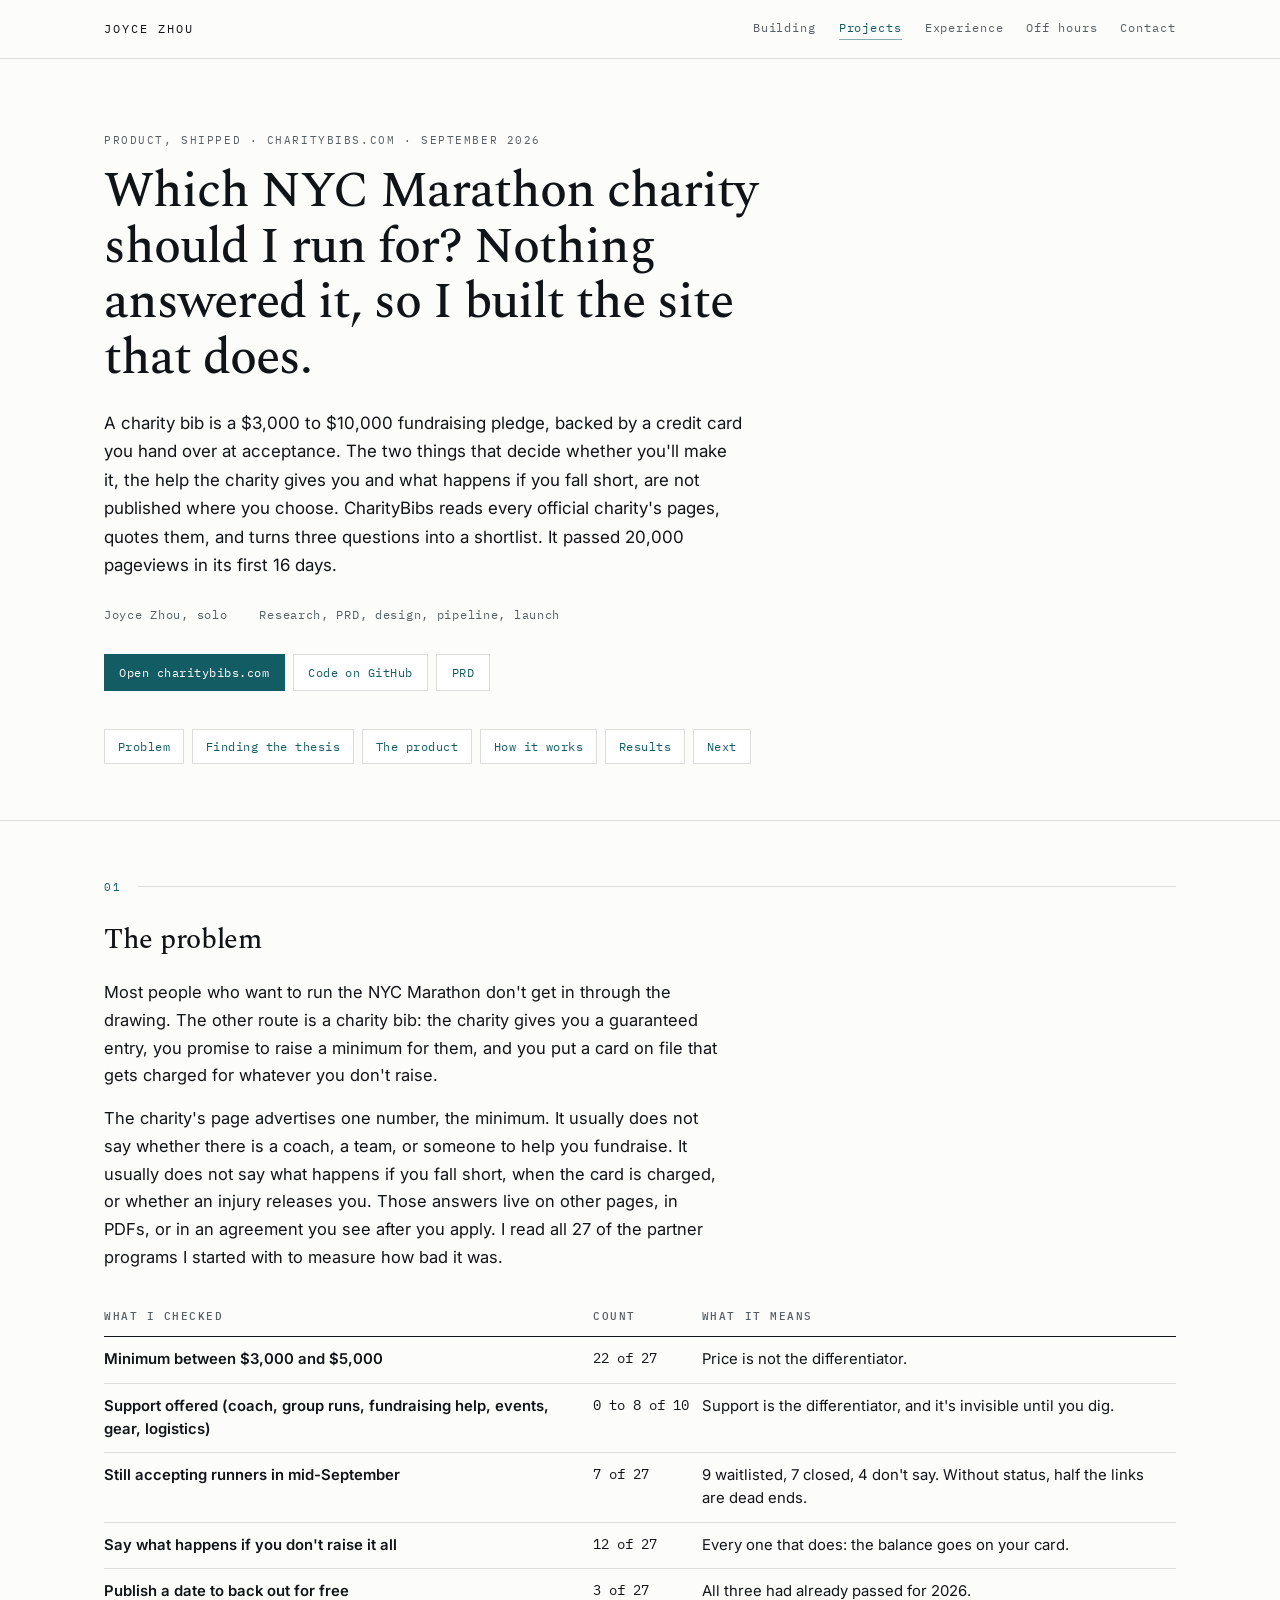
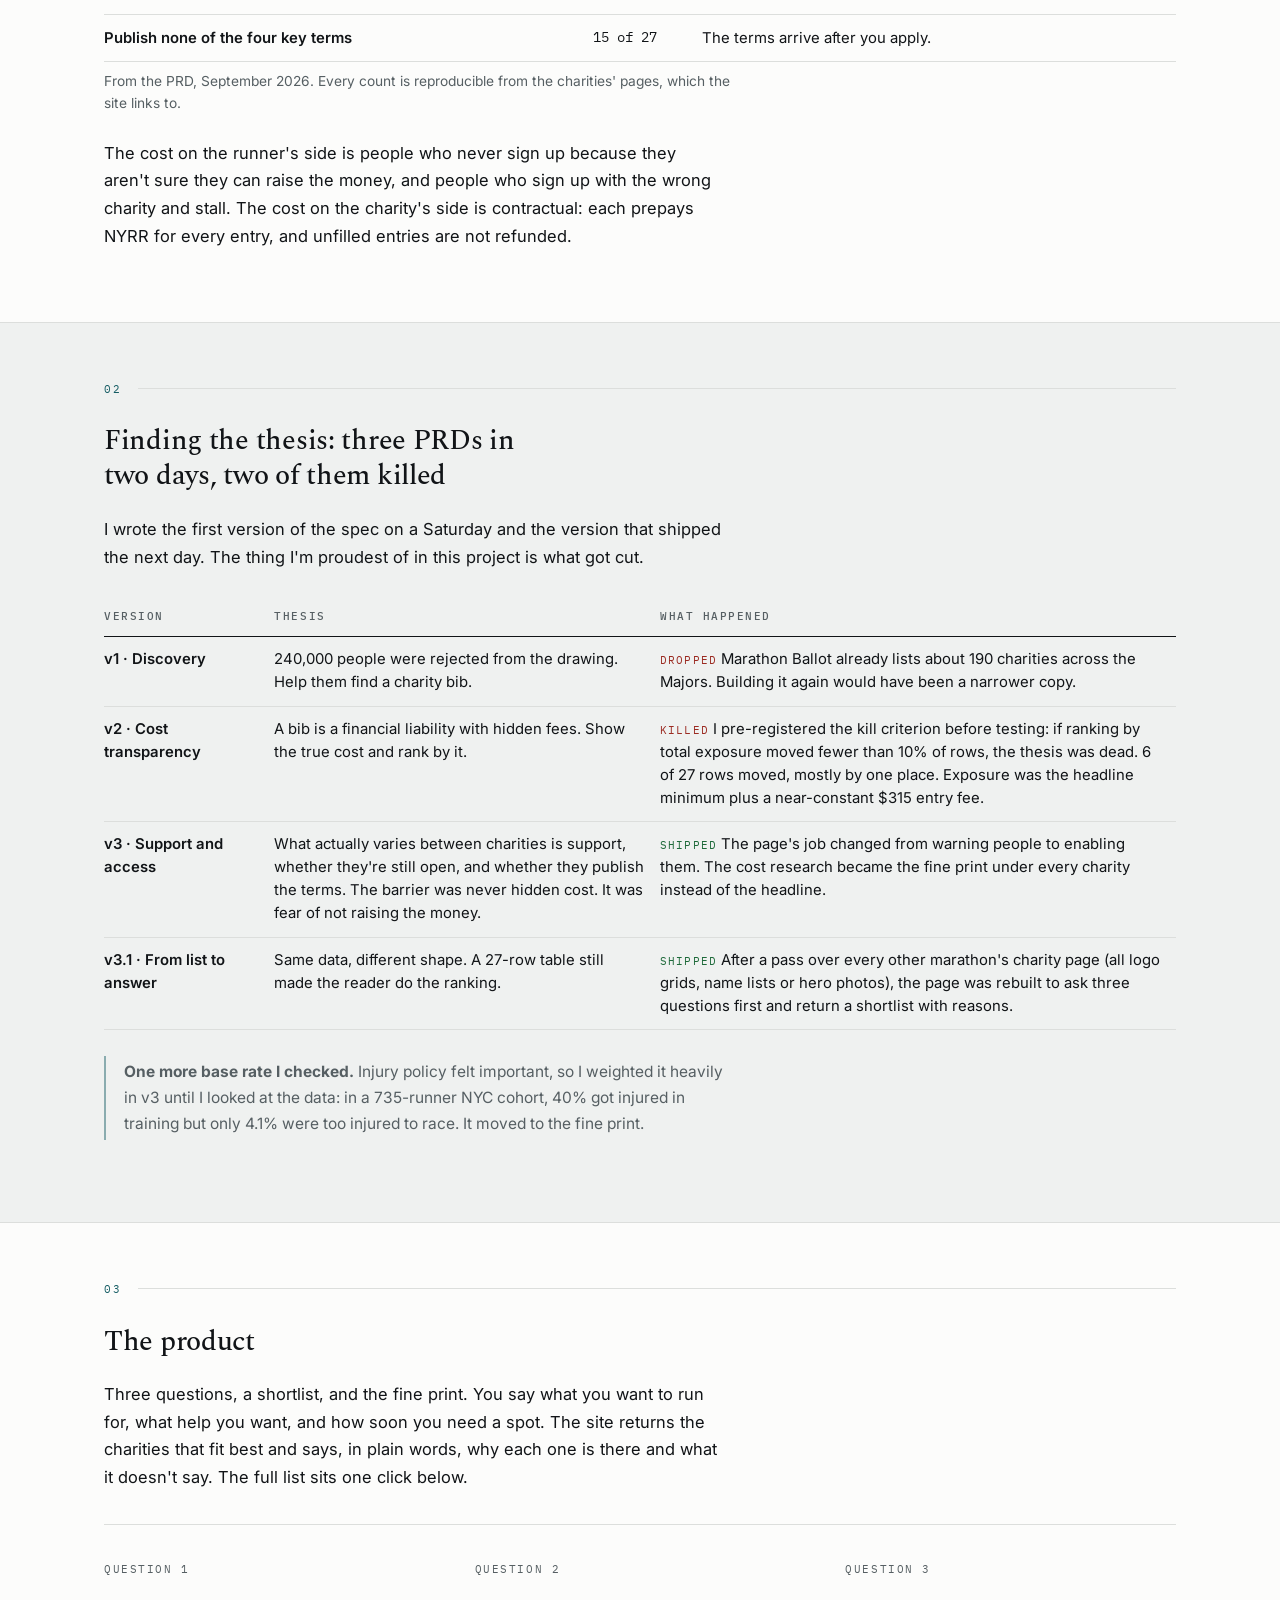
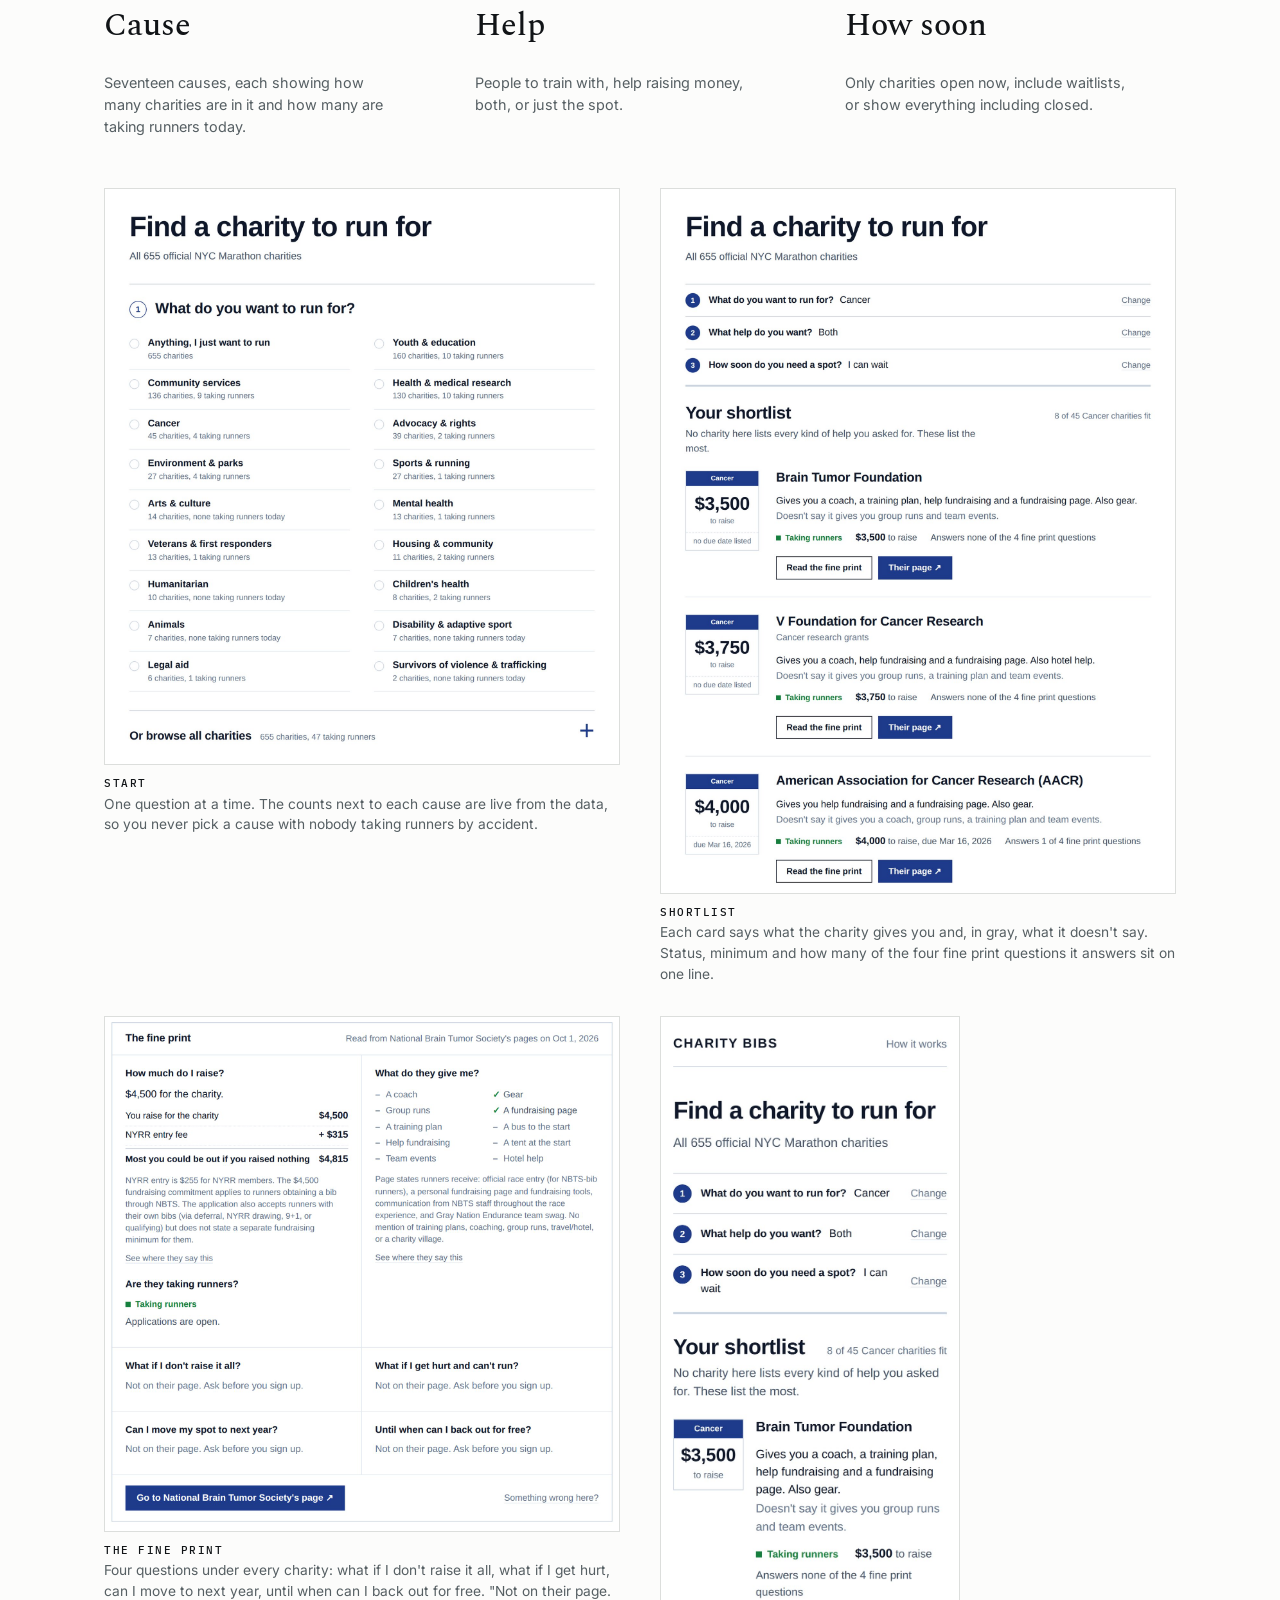
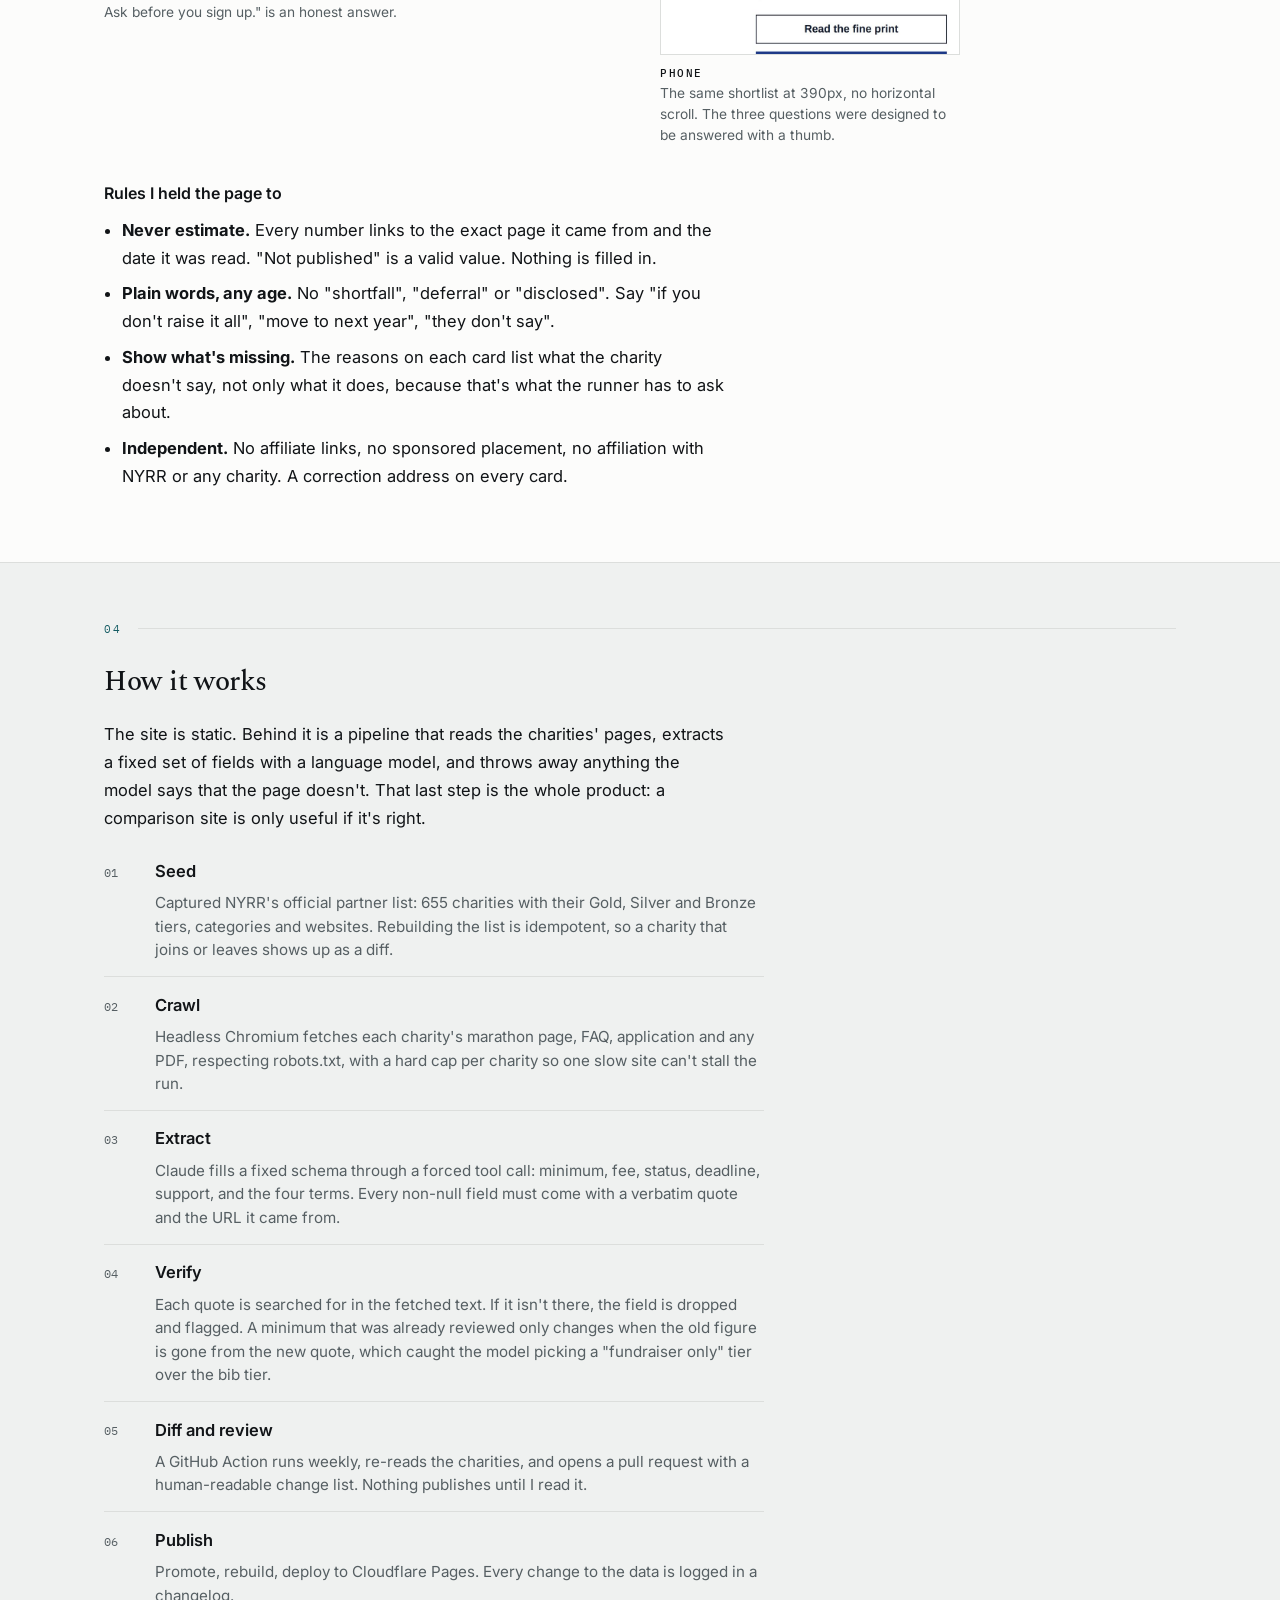
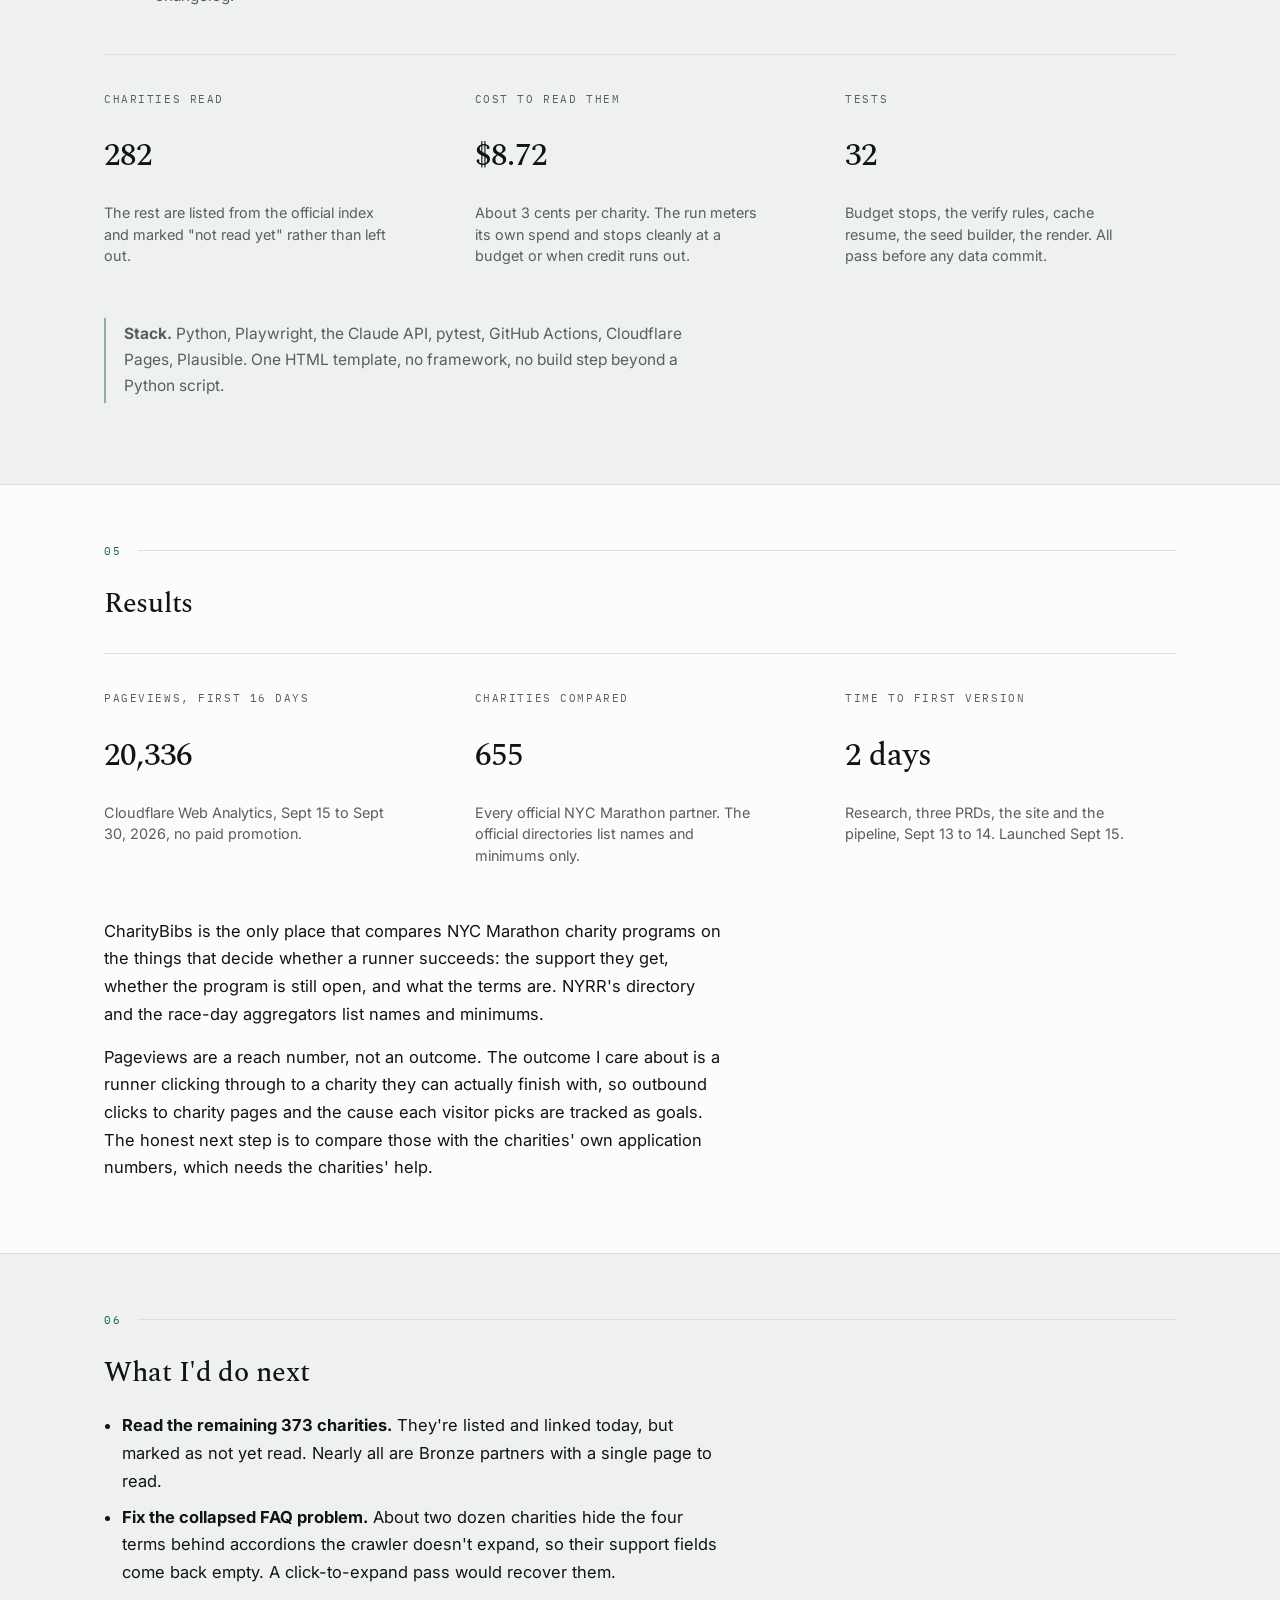
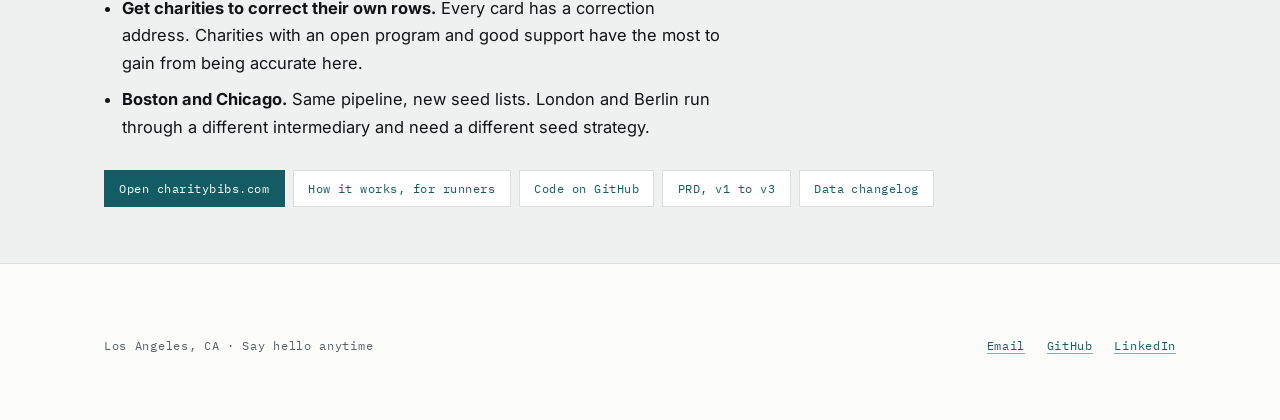
<file: projects/charitybibs/index.html>
<!DOCTYPE html>
<html lang="en">
<head>
<meta charset="utf-8">
<meta name="viewport" content="width=device-width, initial-scale=1">
<title>CharityBibs — Joyce Zhou</title>
<meta name="description" content="A product case study: how I built charitybibs.com, the only site that compares every official NYC Marathon charity bib program on support, open status and terms, and what happened when it launched.">
<meta property="og:title" content="CharityBibs — Joyce Zhou">
<meta property="og:description" content="Problem to launch: how I built the site that compares all 655 official NYC Marathon charity bib programs, with every fact quoted from the charity's own page. 20K pageviews in its first 16 days.">
<meta property="og:type" content="article">
<meta property="og:image" content="https://joycezhou.me/projects/charitybibs/img/shortlist.jpg">
<meta name="theme-color" content="#fcfcfb">
<link rel="preconnect" href="https://fonts.googleapis.com">
<link rel="preconnect" href="https://fonts.gstatic.com" crossorigin>
<link href="https://fonts.googleapis.com/css2?family=Spectral:wght@400;500;600&family=Inter:wght@400;500;600&family=IBM+Plex+Mono:wght@400;500&display=swap" rel="stylesheet">
<link rel="stylesheet" href="/projects/case.css?v=2">
<style>
  .steps{list-style:none;padding:0;margin:1.6rem 0 .4rem;max-width:66ch;counter-reset:step}
  .steps li{display:grid;grid-template-columns:2.2rem minmax(0,1fr);grid-template-rows:auto auto;gap:.2rem 1rem;padding:.9rem 0;border-top:1px solid var(--rule);counter-increment:step}
  .steps li:first-child{border-top:none;padding-top:0}
  .steps li::before{content:counter(step,decimal-leading-zero);font-family:var(--mono);font-size:.74rem;color:var(--ink-soft);padding-top:.3rem;grid-row:1 / span 2}
  .steps b{display:block;font-weight:600;margin-bottom:.15rem;grid-column:2}
  .steps span{display:block;color:var(--ink-soft);font-size:.95rem;line-height:1.55;grid-column:2}
  .cta{display:flex;flex-wrap:wrap;gap:.5rem;margin:1.8rem 0 0}
  .cta a{display:inline-block;font-family:var(--mono);font-size:.77rem;letter-spacing:.04em;text-decoration:none;color:var(--accent);border:1px solid var(--rule);background:#fff;padding:.45rem .9rem;transition:border-color .18s ease}
  .cta a.primary{background:var(--accent);color:#fff;border-color:var(--accent)}
  .cta a:hover{border-color:var(--accent)}
  .phoneplate{max-width:300px}
</style>
</head>
<body>

<header class="masthead">
  <div class="shell">
    <a class="wordmark" href="/">Joyce Zhou</a>
    <nav aria-label="Sections">
      <a href="/#building">Building</a>
      <a href="/projects/" class="here">Projects</a>
      <a href="/#experience">Experience</a>
      <a href="/#offhours">Off hours</a>
      <a href="/#contact">Contact</a>
    </nav>
  </div>
</header>

<main>
<section class="hero">
  <div class="shell">
    <p class="eyebrow">Product, shipped &middot; charitybibs.com &middot; September 2026</p>
    <h1>Which NYC Marathon charity should I run for? Nothing answered it, so I built the site that does.</h1>
    <p class="lede">A charity bib is a $3,000 to $10,000 fundraising pledge, backed by a credit card you hand over at acceptance. The two things that decide whether you'll make it, the help the charity gives you and what happens if you fall short, are not published where you choose. CharityBibs reads every official charity's pages, quotes them, and turns three questions into a shortlist. It passed 20,000 pageviews in its first 16 days.</p>
    <div class="meta"><span>Joyce Zhou, solo</span><span>Research, PRD, design, pipeline, launch</span></div>
    <div class="cta">
      <a class="primary" href="https://charitybibs.com" target="_blank" rel="noopener">Open charitybibs.com</a>
      <a href="https://github.com/joycezhou66/charitybibs" target="_blank" rel="noopener">Code on GitHub</a>
      <a href="https://github.com/joycezhou66/charitybibs/blob/main/docs/PRD.md" target="_blank" rel="noopener">PRD</a>
    </div>
    <div class="contents">
      <a href="#problem">Problem</a><a href="#thesis">Finding the thesis</a><a href="#product">The product</a><a href="#build">How it works</a><a href="#results">Results</a><a href="#next">Next</a>
    </div>
  </div>
</section>

<section class="band" id="problem">
  <div class="shell">
  <p class="band-head">01</p>
  <h2>The problem</h2>
  <div class="text">
    <p>Most people who want to run the NYC Marathon don't get in through the drawing. The other route is a charity bib: the charity gives you a guaranteed entry, you promise to raise a minimum for them, and you put a card on file that gets charged for whatever you don't raise.</p>
    <p>The charity's page advertises one number, the minimum. It usually does not say whether there is a coach, a team, or someone to help you fundraise. It usually does not say what happens if you fall short, when the card is charged, or whether an injury releases you. Those answers live on other pages, in PDFs, or in an agreement you see after you apply. I read all 27 of the partner programs I started with to measure how bad it was.</p>
  </div>

  <div class="tablewrap">
  <table>
    <thead><tr><th>What I checked</th><th>Count</th><th>What it means</th></tr></thead>
    <tbody>
      <tr><td class="step">Minimum between $3,000 and $5,000</td><td class="t mono">22 of 27</td><td>Price is not the differentiator.</td></tr>
      <tr><td class="step">Support offered (coach, group runs, fundraising help, events, gear, logistics)</td><td class="t mono">0 to 8 of 10</td><td>Support is the differentiator, and it's invisible until you dig.</td></tr>
      <tr><td class="step">Still accepting runners in mid-September</td><td class="t mono">7 of 27</td><td>9 waitlisted, 7 closed, 4 don't say. Without status, half the links are dead ends.</td></tr>
      <tr><td class="step">Say what happens if you don't raise it all</td><td class="t mono">12 of 27</td><td>Every one that does: the balance goes on your card.</td></tr>
      <tr><td class="step">Publish a date to back out for free</td><td class="t mono">3 of 27</td><td>All three had already passed for 2026.</td></tr>
      <tr><td class="step">Publish none of the four key terms</td><td class="t mono">15 of 27</td><td>The terms arrive after you apply.</td></tr>
    </tbody>
  </table>
  </div>
  <p class="cap" style="margin-bottom:1.6rem">From the PRD, September 2026. Every count is reproducible from the charities' pages, which the site links to.</p>

  <div class="text">
    <p>The cost on the runner's side is people who never sign up because they aren't sure they can raise the money, and people who sign up with the wrong charity and stall. The cost on the charity's side is contractual: each prepays NYRR for every entry, and unfilled entries are not refunded.</p>
  </div>
  </div>
</section>

<section class="band tint" id="thesis">
  <div class="shell">
  <p class="band-head">02</p>
  <h2>Finding the thesis: three PRDs in two days, two of them killed</h2>
  <div class="text">
    <p>I wrote the first version of the spec on a Saturday and the version that shipped the next day. The thing I'm proudest of in this project is what got cut.</p>
  </div>

  <div class="tablewrap">
  <table>
    <thead><tr><th>Version</th><th>Thesis</th><th>What happened</th></tr></thead>
    <tbody>
      <tr><td class="step">v1 &middot; Discovery</td><td>240,000 people were rejected from the drawing. Help them find a charity bib.</td><td><span class="chip bad">Dropped</span> Marathon Ballot already lists about 190 charities across the Majors. Building it again would have been a narrower copy.</td></tr>
      <tr><td class="step">v2 &middot; Cost transparency</td><td>A bib is a financial liability with hidden fees. Show the true cost and rank by it.</td><td><span class="chip bad">Killed</span> I pre-registered the kill criterion before testing: if ranking by total exposure moved fewer than 10% of rows, the thesis was dead. 6 of 27 rows moved, mostly by one place. Exposure was the headline minimum plus a near-constant $315 entry fee.</td></tr>
      <tr><td class="step">v3 &middot; Support and access</td><td>What actually varies between charities is support, whether they're still open, and whether they publish the terms. The barrier was never hidden cost. It was fear of not raising the money.</td><td><span class="chip ok">Shipped</span> The page's job changed from warning people to enabling them. The cost research became the fine print under every charity instead of the headline.</td></tr>
      <tr><td class="step">v3.1 &middot; From list to answer</td><td>Same data, different shape. A 27-row table still made the reader do the ranking.</td><td><span class="chip ok">Shipped</span> After a pass over every other marathon's charity page (all logo grids, name lists or hero photos), the page was rebuilt to ask three questions first and return a shortlist with reasons.</td></tr>
    </tbody>
  </table>
  </div>

  <div class="note">
    <p><b>One more base rate I checked.</b> Injury policy felt important, so I weighted it heavily in v3 until I looked at the data: in a 735-runner NYC cohort, 40% got injured in training but only 4.1% were too injured to race. It moved to the fine print.</p>
  </div>
  </div>
</section>

<section class="band" id="product">
  <div class="shell">
  <p class="band-head">03</p>
  <h2>The product</h2>
  <div class="text">
    <p>Three questions, a shortlist, and the fine print. You say what you want to run for, what help you want, and how soon you need a spot. The site returns the charities that fit best and says, in plain words, why each one is there and what it doesn't say. The full list sits one click below.</p>
  </div>

  <div class="figures">
    <div><div class="k">Question 1</div><div class="v">Cause</div><div class="s">Seventeen causes, each showing how many charities are in it and how many are taking runners today.</div></div>
    <div><div class="k">Question 2</div><div class="v">Help</div><div class="s">People to train with, help raising money, both, or just the spot.</div></div>
    <div><div class="k">Question 3</div><div class="v">How soon</div><div class="s">Only charities open now, include waitlists, or show everything including closed.</div></div>
  </div>

  <div class="plates">
    <figure class="plate"><div class="frame"><a href="https://charitybibs.com" target="_blank" rel="noopener"><img src="img/questions.jpg" alt="The first question on charitybibs.com: What do you want to run for? with eighteen causes and counts of charities taking runners" loading="lazy"></a></div><figcaption><b>Start</b>One question at a time. The counts next to each cause are live from the data, so you never pick a cause with nobody taking runners by accident.</figcaption></figure>
    <figure class="plate"><div class="frame"><a href="https://charitybibs.com" target="_blank" rel="noopener"><img src="img/shortlist.jpg" alt="A shortlist of three cancer charities with their minimums, what each gives you, and what each doesn't say, followed by five more that also fit" loading="lazy"></a></div><figcaption><b>Shortlist</b>Each card says what the charity gives you and, in gray, what it doesn't say. Status, minimum and how many of the four fine print questions it answers sit on one line.</figcaption></figure>
    <figure class="plate"><div class="frame"><img src="img/fineprint.jpg" alt="The fine print panel for one charity: how much to raise, what they give you, are they taking runners, and four questions marked Not on their page, ask before you sign up" loading="lazy"></div><figcaption><b>The fine print</b>Four questions under every charity: what if I don't raise it all, what if I get hurt, can I move to next year, until when can I back out for free. "Not on their page. Ask before you sign up." is an honest answer.</figcaption></figure>
    <figure class="plate phoneplate"><div class="frame"><img src="img/phone.jpg" alt="The same shortlist on a phone" loading="lazy"></div><figcaption><b>Phone</b>The same shortlist at 390px, no horizontal scroll. The three questions were designed to be answered with a thumb.</figcaption></figure>
  </div>

  <h3>Rules I held the page to</h3>
  <ul class="plain">
    <li><b>Never estimate.</b> Every number links to the exact page it came from and the date it was read. "Not published" is a valid value. Nothing is filled in.</li>
    <li><b>Plain words, any age.</b> No "shortfall", "deferral" or "disclosed". Say "if you don't raise it all", "move to next year", "they don't say".</li>
    <li><b>Show what's missing.</b> The reasons on each card list what the charity doesn't say, not only what it does, because that's what the runner has to ask about.</li>
    <li><b>Independent.</b> No affiliate links, no sponsored placement, no affiliation with NYRR or any charity. A correction address on every card.</li>
  </ul>
  </div>
</section>

<section class="band tint" id="build">
  <div class="shell">
  <p class="band-head">04</p>
  <h2>How it works</h2>
  <div class="text">
    <p>The site is static. Behind it is a pipeline that reads the charities' pages, extracts a fixed set of fields with a language model, and throws away anything the model says that the page doesn't. That last step is the whole product: a comparison site is only useful if it's right.</p>
  </div>

  <ol class="steps">
    <li><b>Seed</b><span>Captured NYRR's official partner list: 655 charities with their Gold, Silver and Bronze tiers, categories and websites. Rebuilding the list is idempotent, so a charity that joins or leaves shows up as a diff.</span></li>
    <li><b>Crawl</b><span>Headless Chromium fetches each charity's marathon page, FAQ, application and any PDF, respecting robots.txt, with a hard cap per charity so one slow site can't stall the run.</span></li>
    <li><b>Extract</b><span>Claude fills a fixed schema through a forced tool call: minimum, fee, status, deadline, support, and the four terms. Every non-null field must come with a verbatim quote and the URL it came from.</span></li>
    <li><b>Verify</b><span>Each quote is searched for in the fetched text. If it isn't there, the field is dropped and flagged. A minimum that was already reviewed only changes when the old figure is gone from the new quote, which caught the model picking a "fundraiser only" tier over the bib tier.</span></li>
    <li><b>Diff and review</b><span>A GitHub Action runs weekly, re-reads the charities, and opens a pull request with a human-readable change list. Nothing publishes until I read it.</span></li>
    <li><b>Publish</b><span>Promote, rebuild, deploy to Cloudflare Pages. Every change to the data is logged in a changelog.</span></li>
  </ol>

  <div class="figures">
    <div><div class="k">Charities read</div><div class="v">282</div><div class="s">The rest are listed from the official index and marked "not read yet" rather than left out.</div></div>
    <div><div class="k">Cost to read them</div><div class="v">$8.72</div><div class="s">About 3 cents per charity. The run meters its own spend and stops cleanly at a budget or when credit runs out.</div></div>
    <div><div class="k">Tests</div><div class="v">32</div><div class="s">Budget stops, the verify rules, cache resume, the seed builder, the render. All pass before any data commit.</div></div>
  </div>

  <div class="note">
    <p><b>Stack.</b> Python, Playwright, the Claude API, pytest, GitHub Actions, Cloudflare Pages, Plausible. One HTML template, no framework, no build step beyond a Python script.</p>
  </div>
  </div>
</section>

<section class="band" id="results">
  <div class="shell">
  <p class="band-head">05</p>
  <h2>Results</h2>

  <div class="figures">
    <div><div class="k">Pageviews, first 16 days</div><div class="v">20,336</div><div class="s">Cloudflare Web Analytics, Sept 15 to Sept 30, 2026, no paid promotion.</div></div>
    <div><div class="k">Charities compared</div><div class="v">655</div><div class="s">Every official NYC Marathon partner. The official directories list names and minimums only.</div></div>
    <div><div class="k">Time to first version</div><div class="v">2 days</div><div class="s">Research, three PRDs, the site and the pipeline, Sept 13 to 14. Launched Sept 15.</div></div>
  </div>

  <div class="text">
    <p>CharityBibs is the only place that compares NYC Marathon charity programs on the things that decide whether a runner succeeds: the support they get, whether the program is still open, and what the terms are. NYRR's directory and the race-day aggregators list names and minimums.</p>
    <p>Pageviews are a reach number, not an outcome. The outcome I care about is a runner clicking through to a charity they can actually finish with, so outbound clicks to charity pages and the cause each visitor picks are tracked as goals. The honest next step is to compare those with the charities' own application numbers, which needs the charities' help.</p>
  </div>
  </div>
</section>

<section class="band tint" id="next">
  <div class="shell">
  <p class="band-head">06</p>
  <h2>What I'd do next</h2>
  <ul class="plain">
    <li><b>Read the remaining 373 charities.</b> They're listed and linked today, but marked as not yet read. Nearly all are Bronze partners with a single page to read.</li>
    <li><b>Fix the collapsed FAQ problem.</b> About two dozen charities hide the four terms behind accordions the crawler doesn't expand, so their support fields come back empty. A click-to-expand pass would recover them.</li>
    <li><b>Get charities to correct their own rows.</b> Every card has a correction address. Charities with an open program and good support have the most to gain from being accurate here.</li>
    <li><b>Boston and Chicago.</b> Same pipeline, new seed lists. London and Berlin run through a different intermediary and need a different seed strategy.</li>
  </ul>
  <div class="cta">
    <a class="primary" href="https://charitybibs.com" target="_blank" rel="noopener">Open charitybibs.com</a>
    <a href="https://charitybibs.com/about.html" target="_blank" rel="noopener">How it works, for runners</a>
    <a href="https://github.com/joycezhou66/charitybibs" target="_blank" rel="noopener">Code on GitHub</a>
    <a href="https://github.com/joycezhou66/charitybibs/blob/main/docs/PRD.md" target="_blank" rel="noopener">PRD, v1 to v3</a>
    <a href="https://github.com/joycezhou66/charitybibs/blob/main/CHANGELOG.md" target="_blank" rel="noopener">Data changelog</a>
  </div>
  </div>
</section>
</main>

<footer class="colophon" id="contact">
  <div class="shell">
    <div class="row2">
      <span>Los Angeles, CA &middot; Say hello anytime</span>
      <ul>
        <li><a href="mailto:jezhou@usc.edu">Email</a></li>
        <li><a href="https://github.com/joycezhou66">GitHub</a></li>
        <li><a href="https://www.linkedin.com/in/joycezhou22/">LinkedIn</a></li>
      </ul>
    </div>
  </div>
</footer>
</body>
</html>
</file>
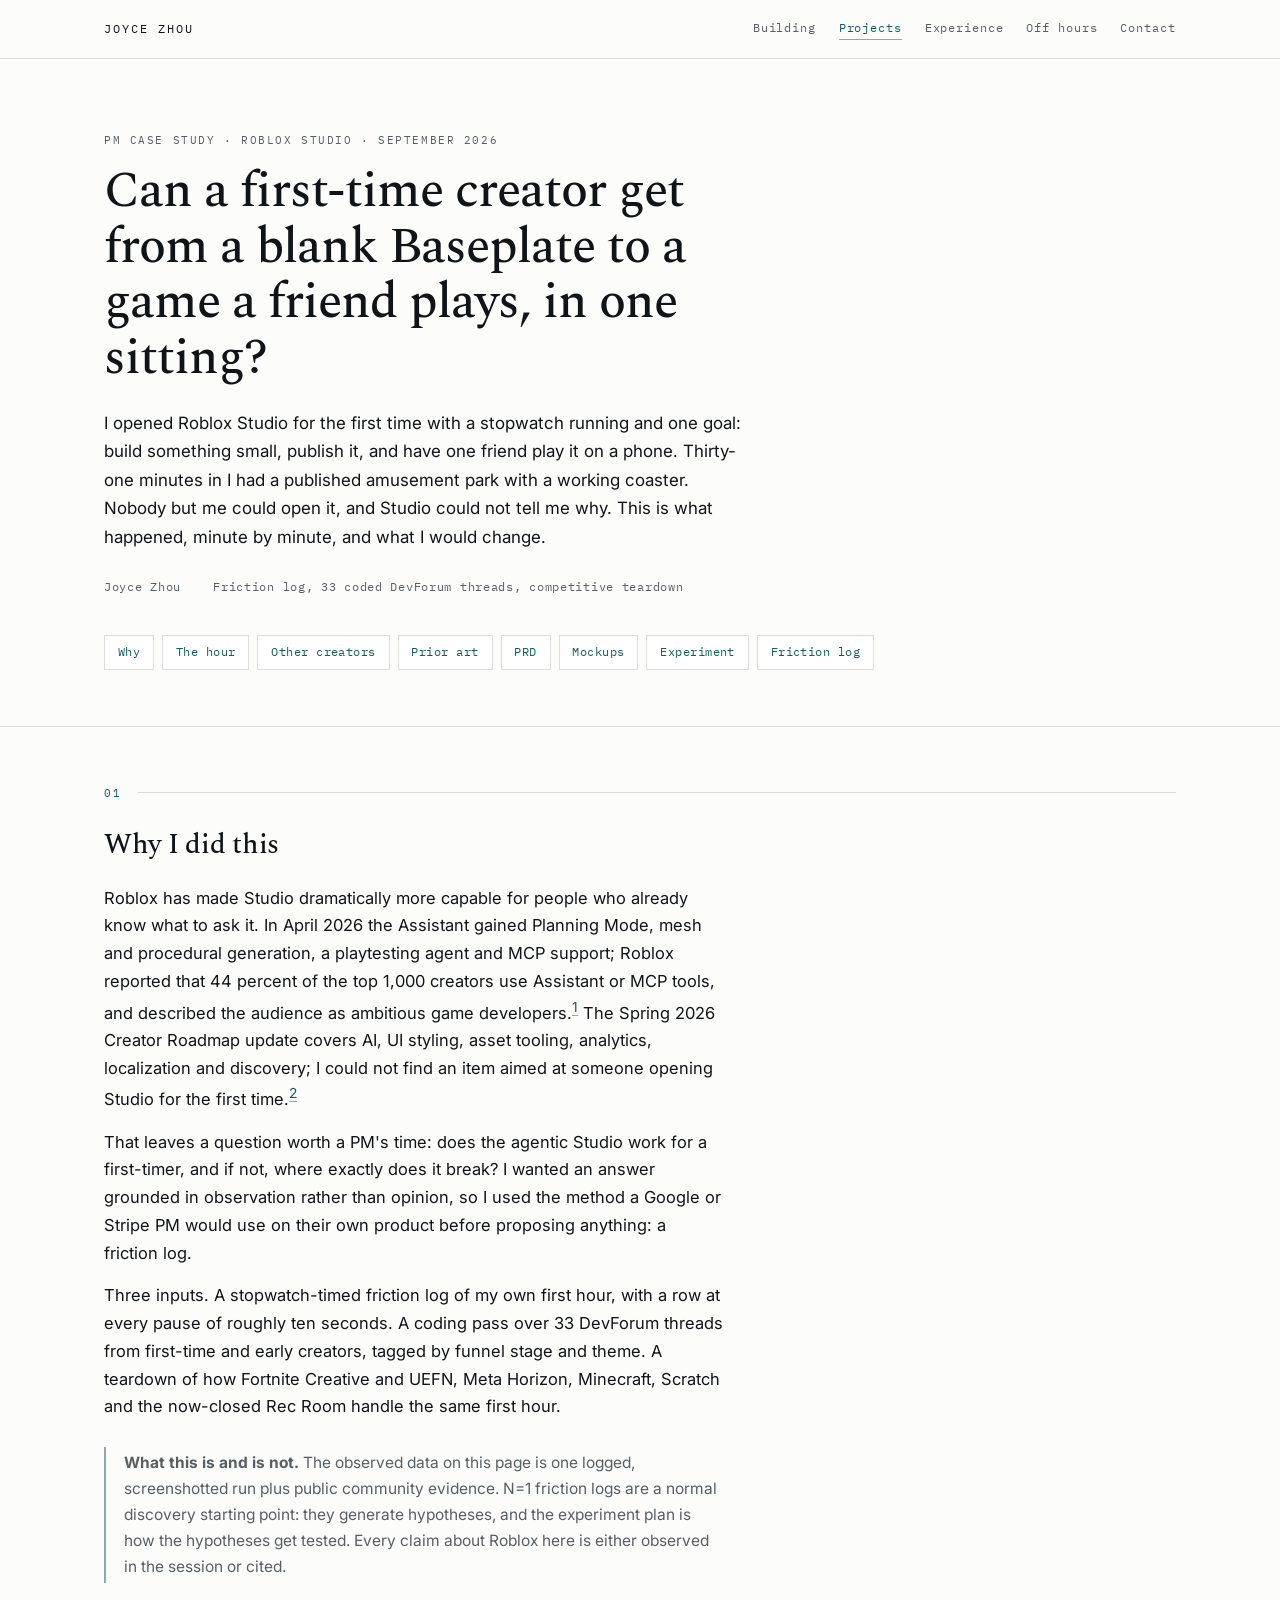
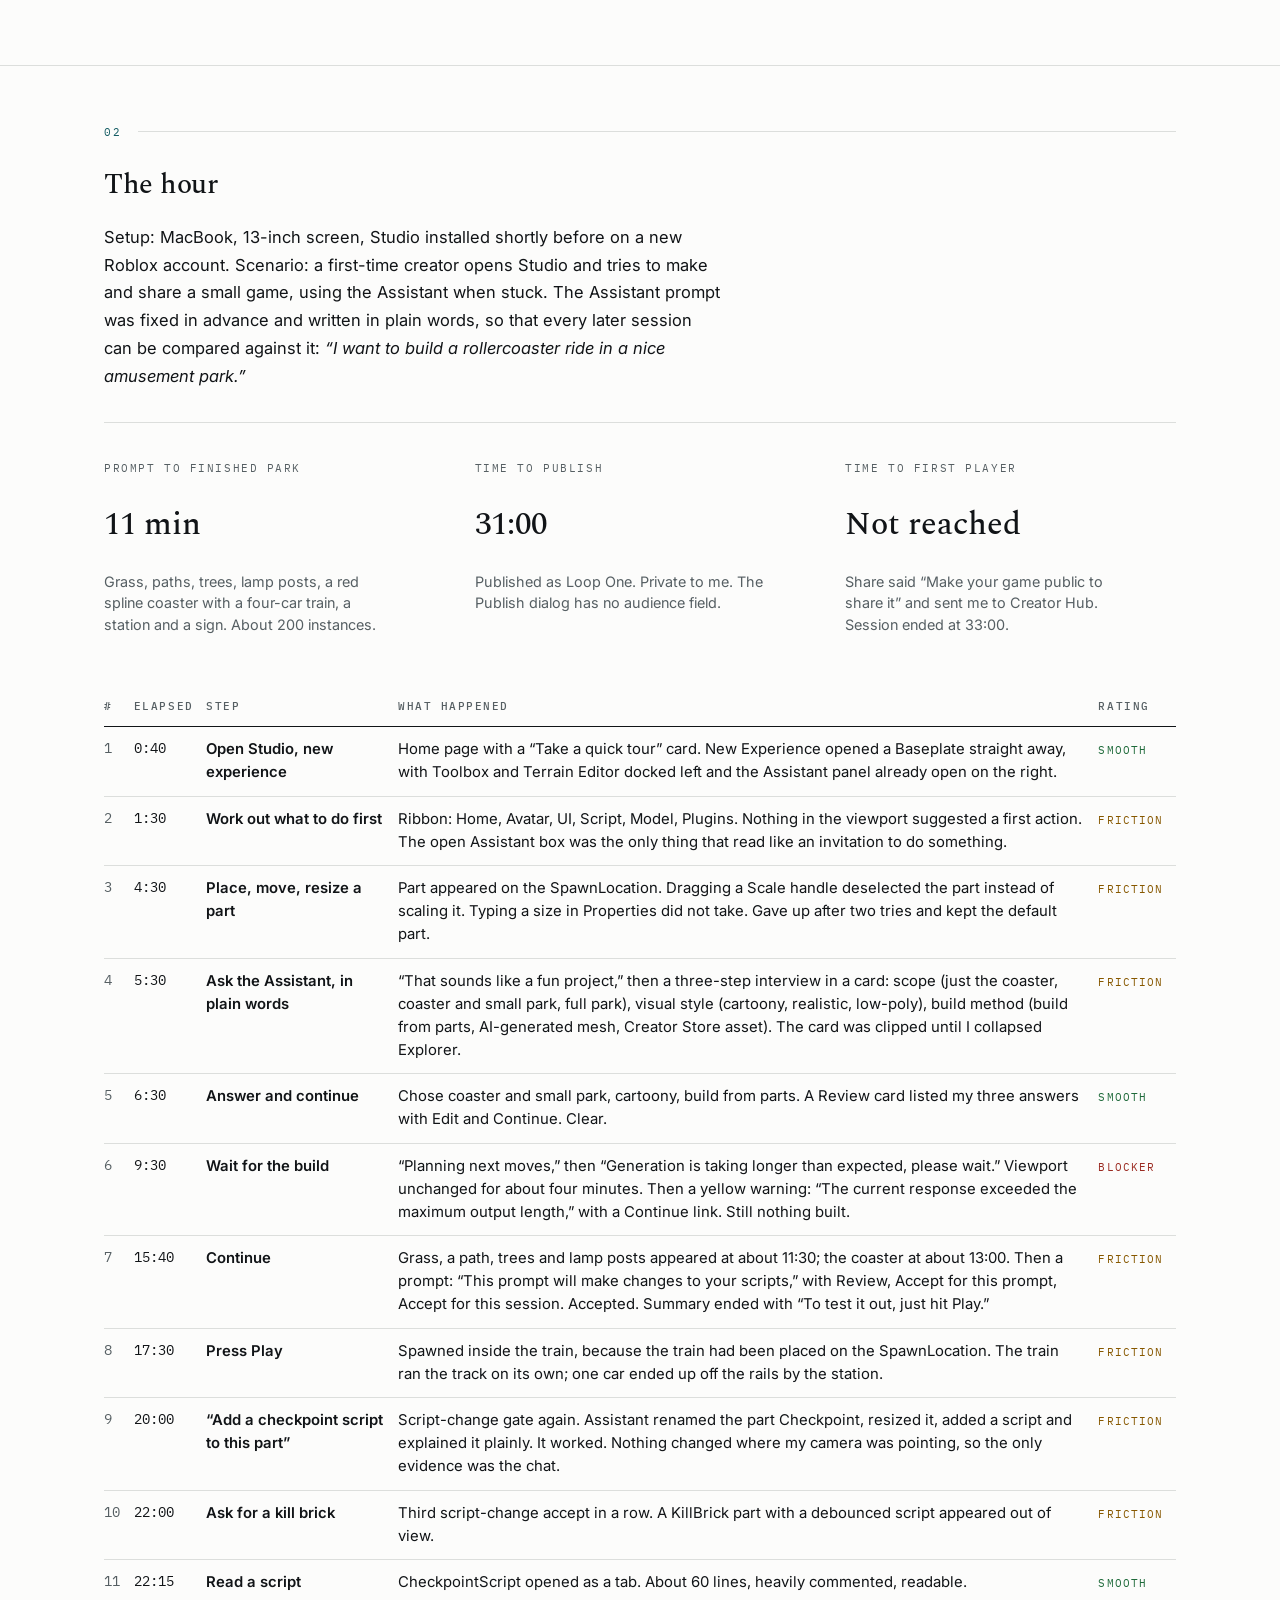
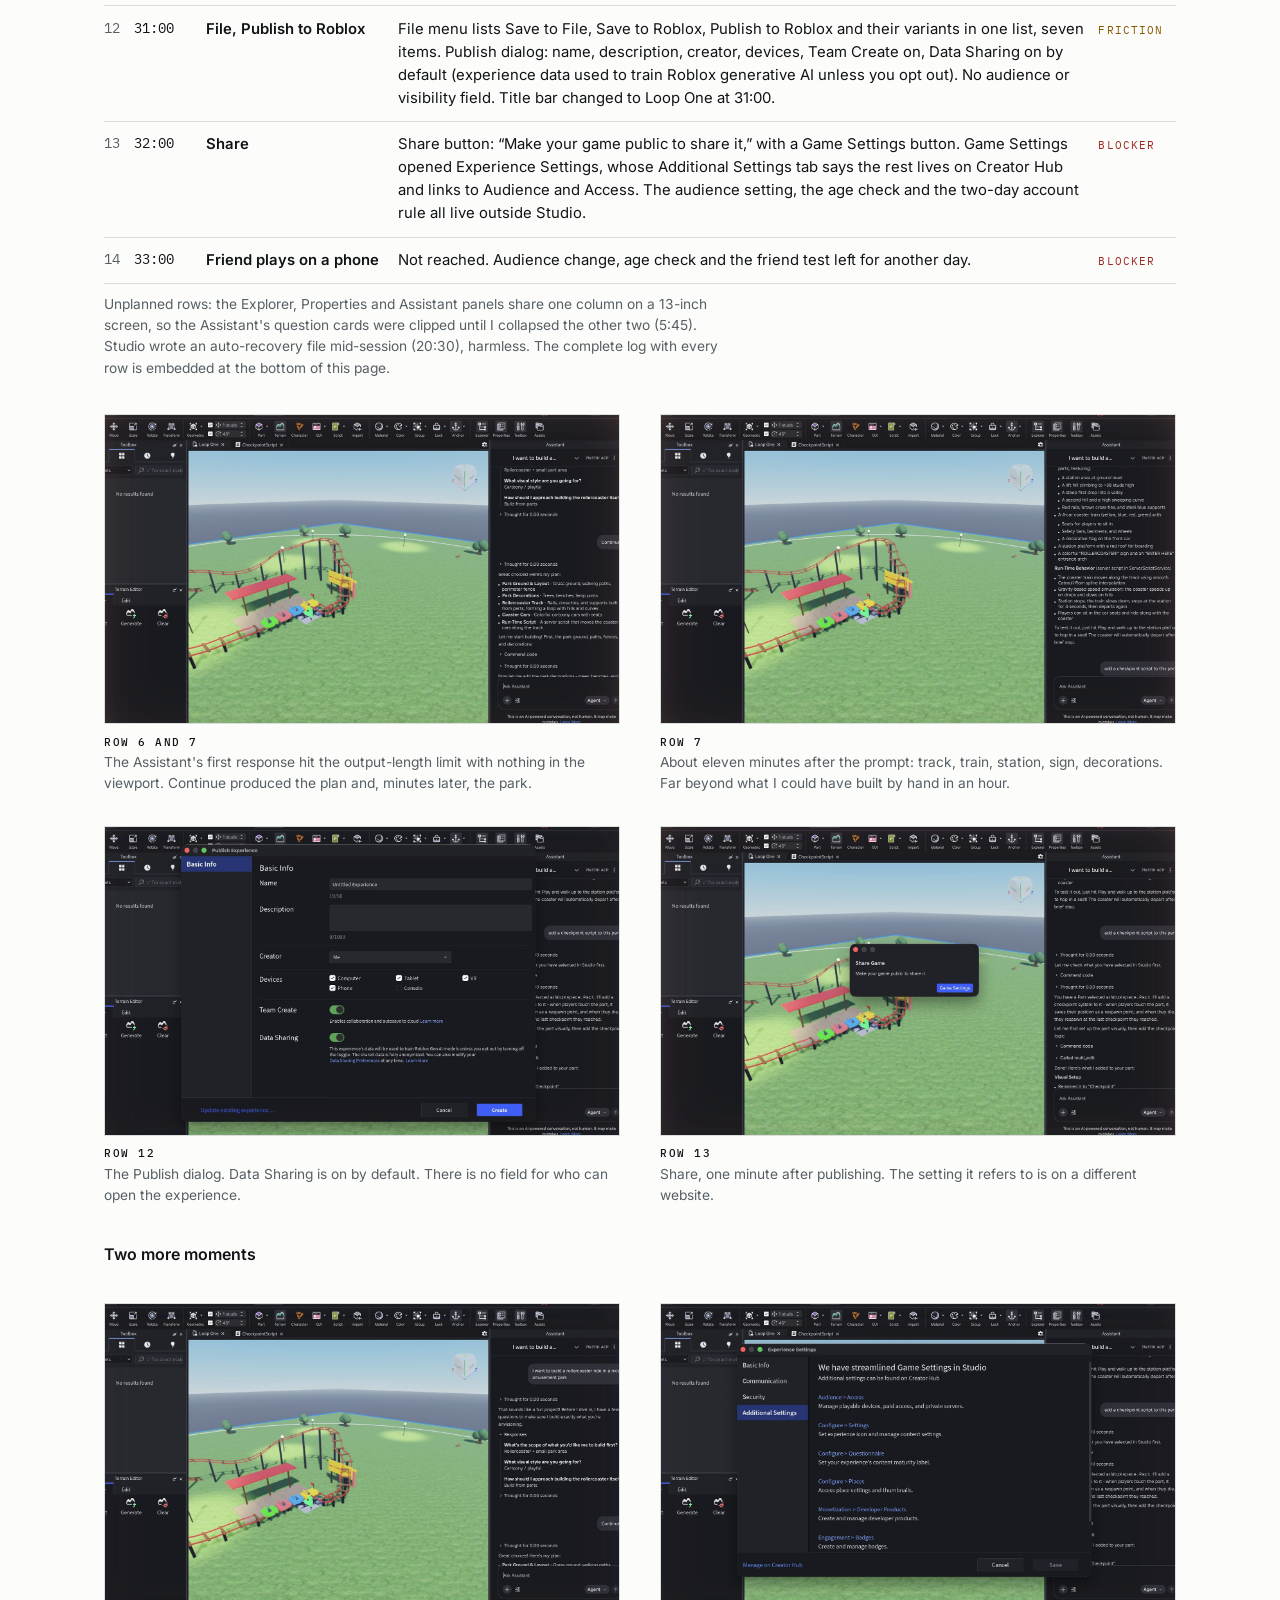
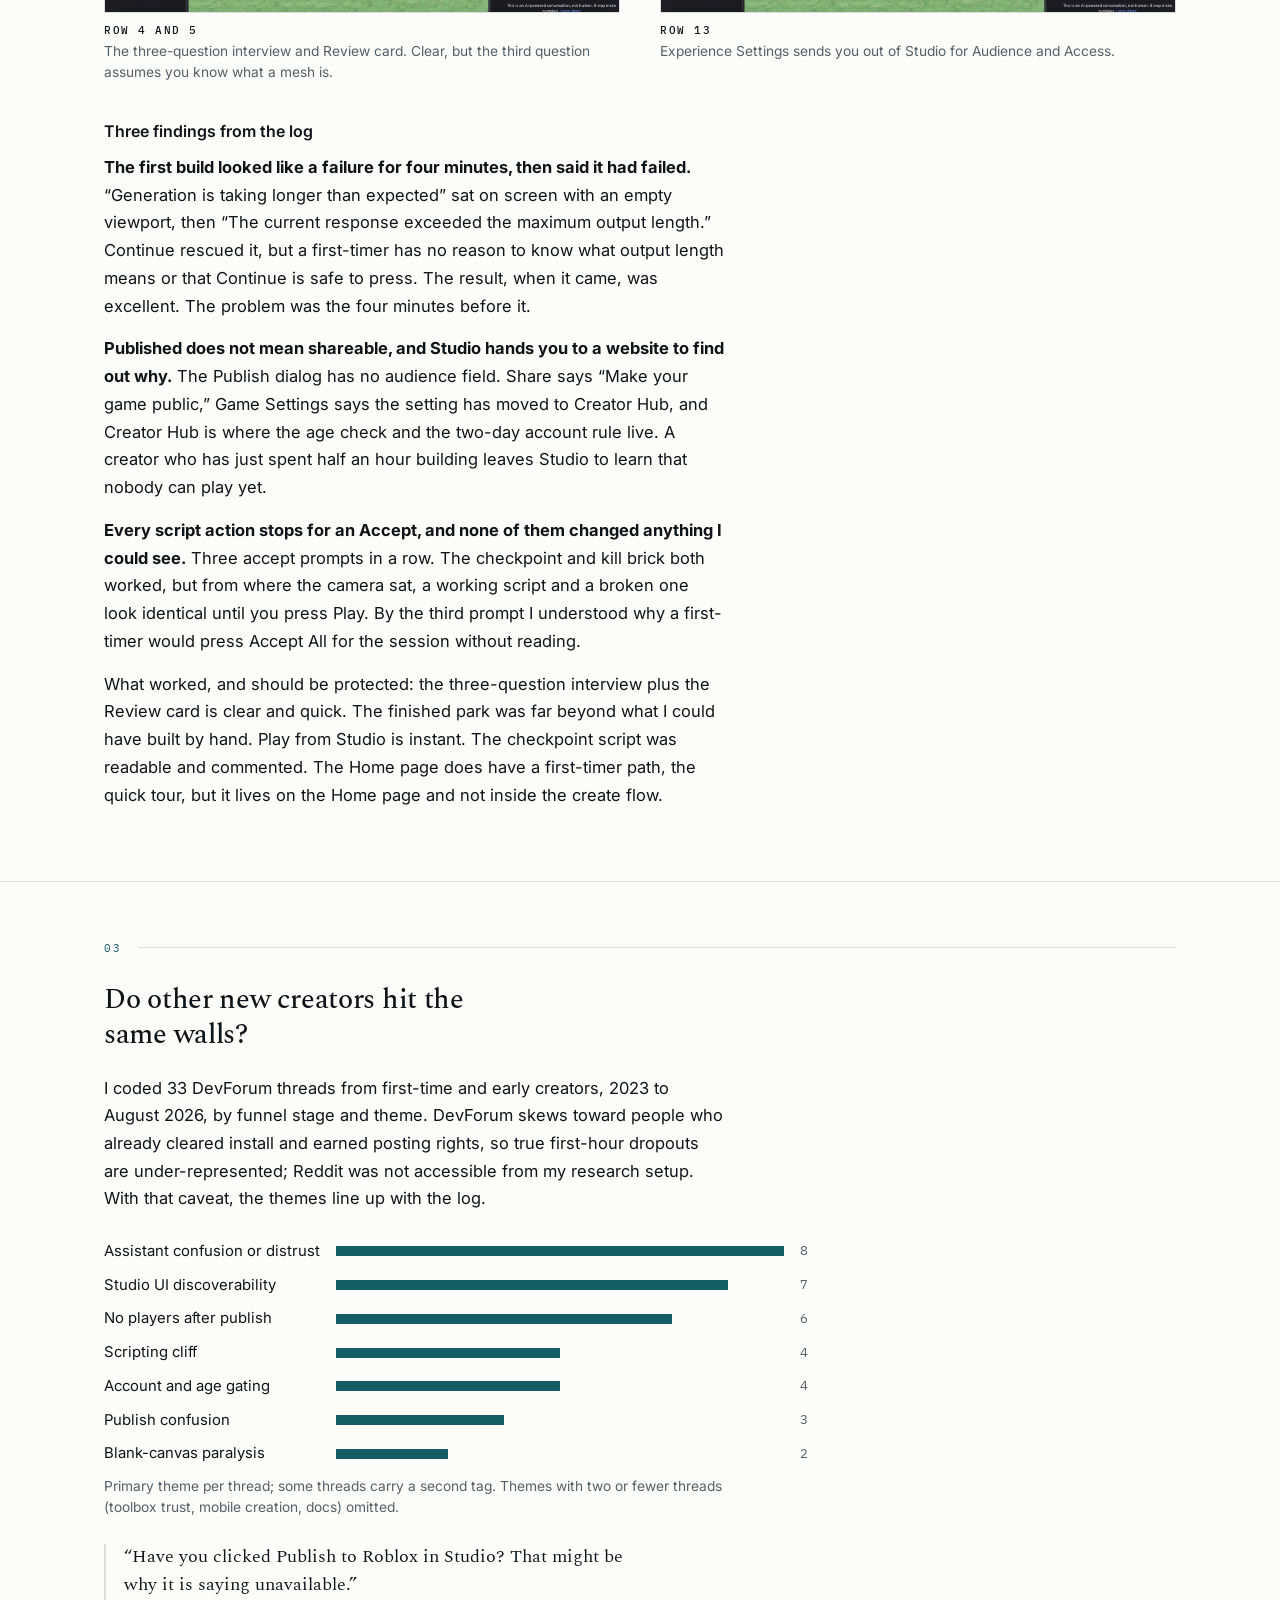
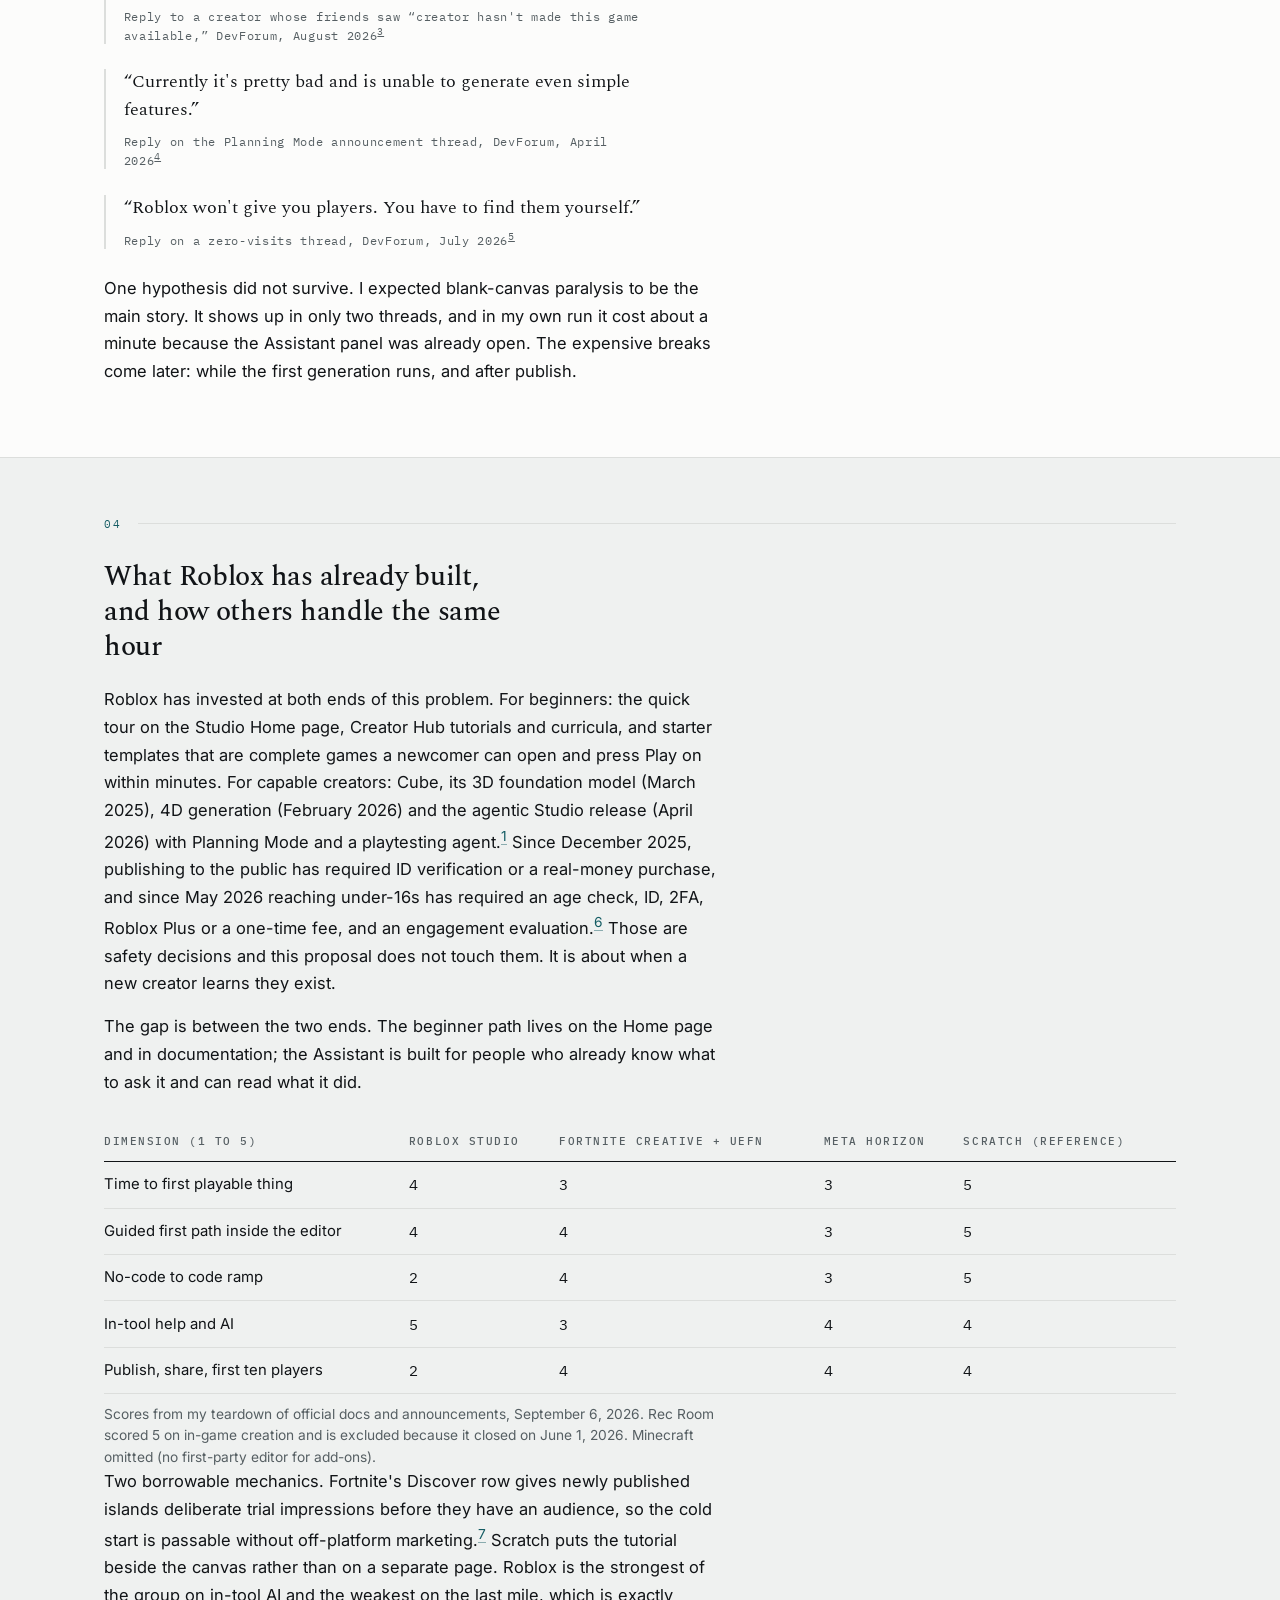
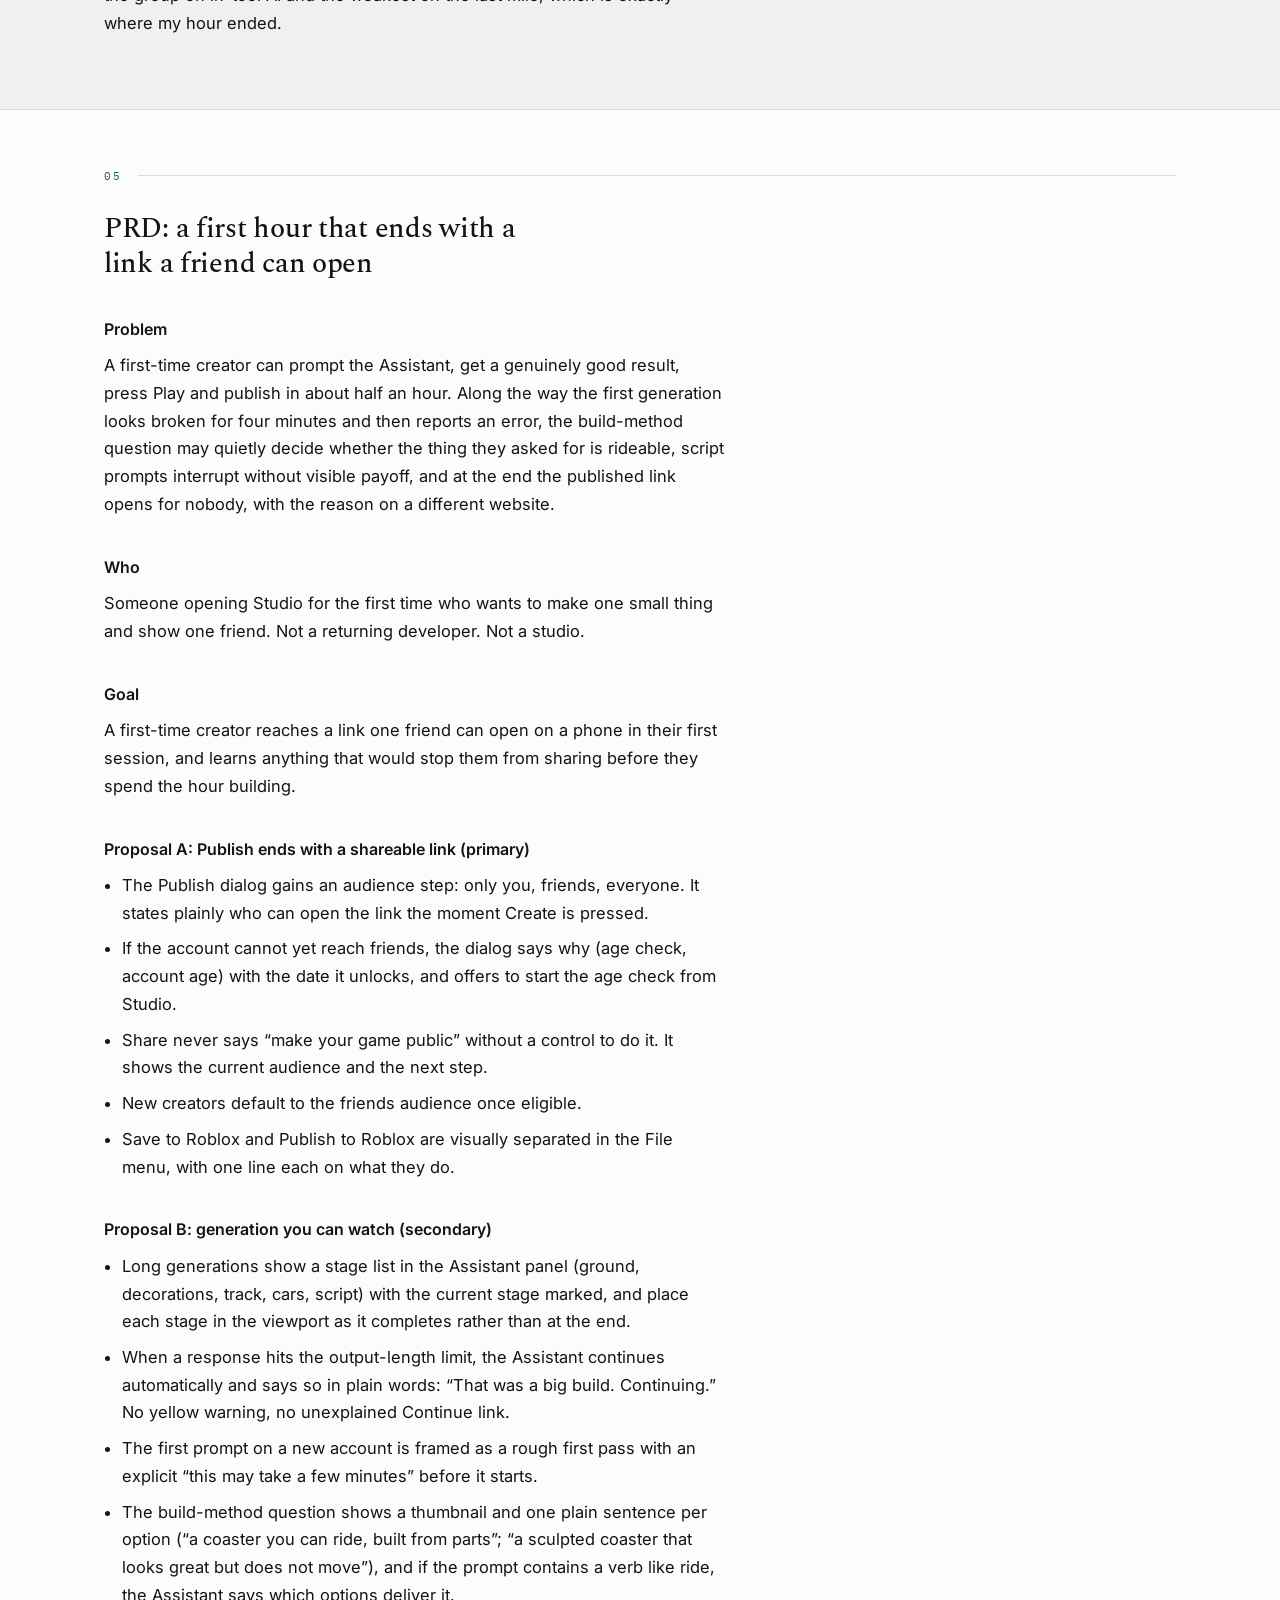
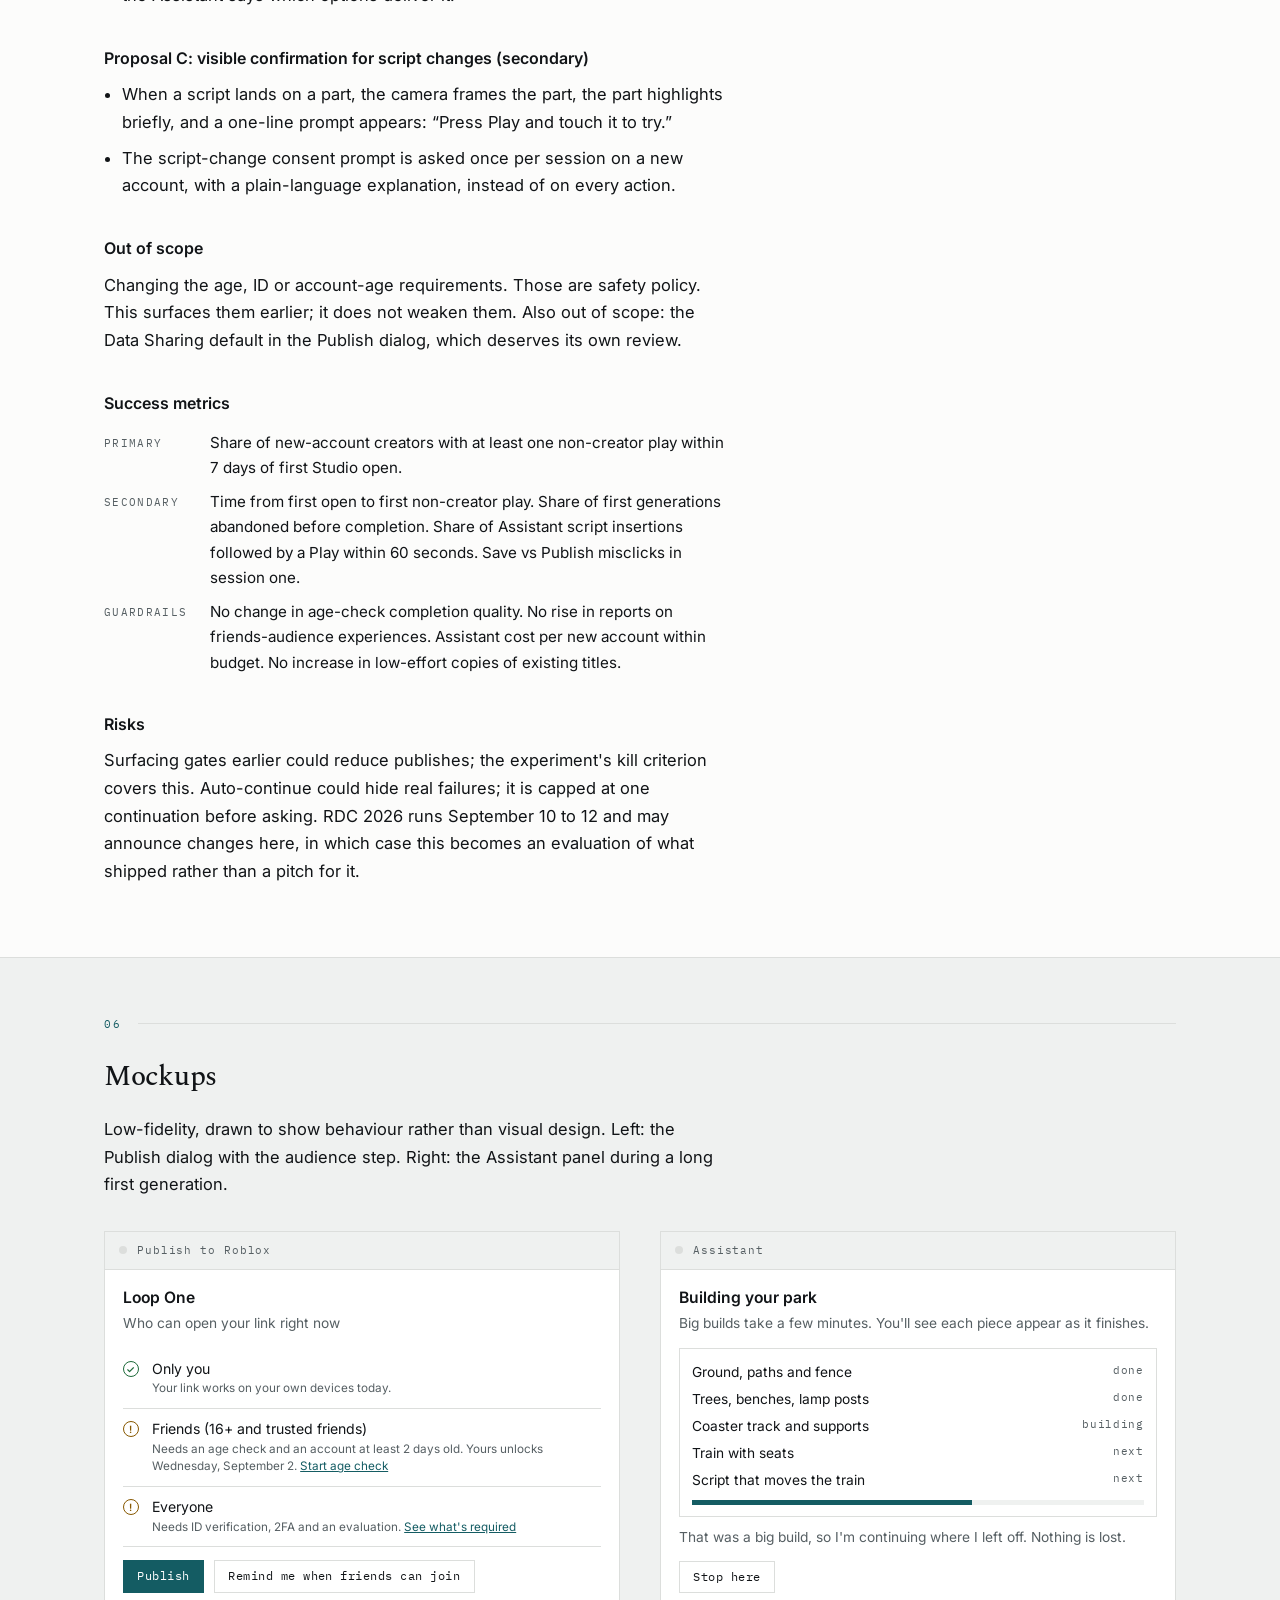
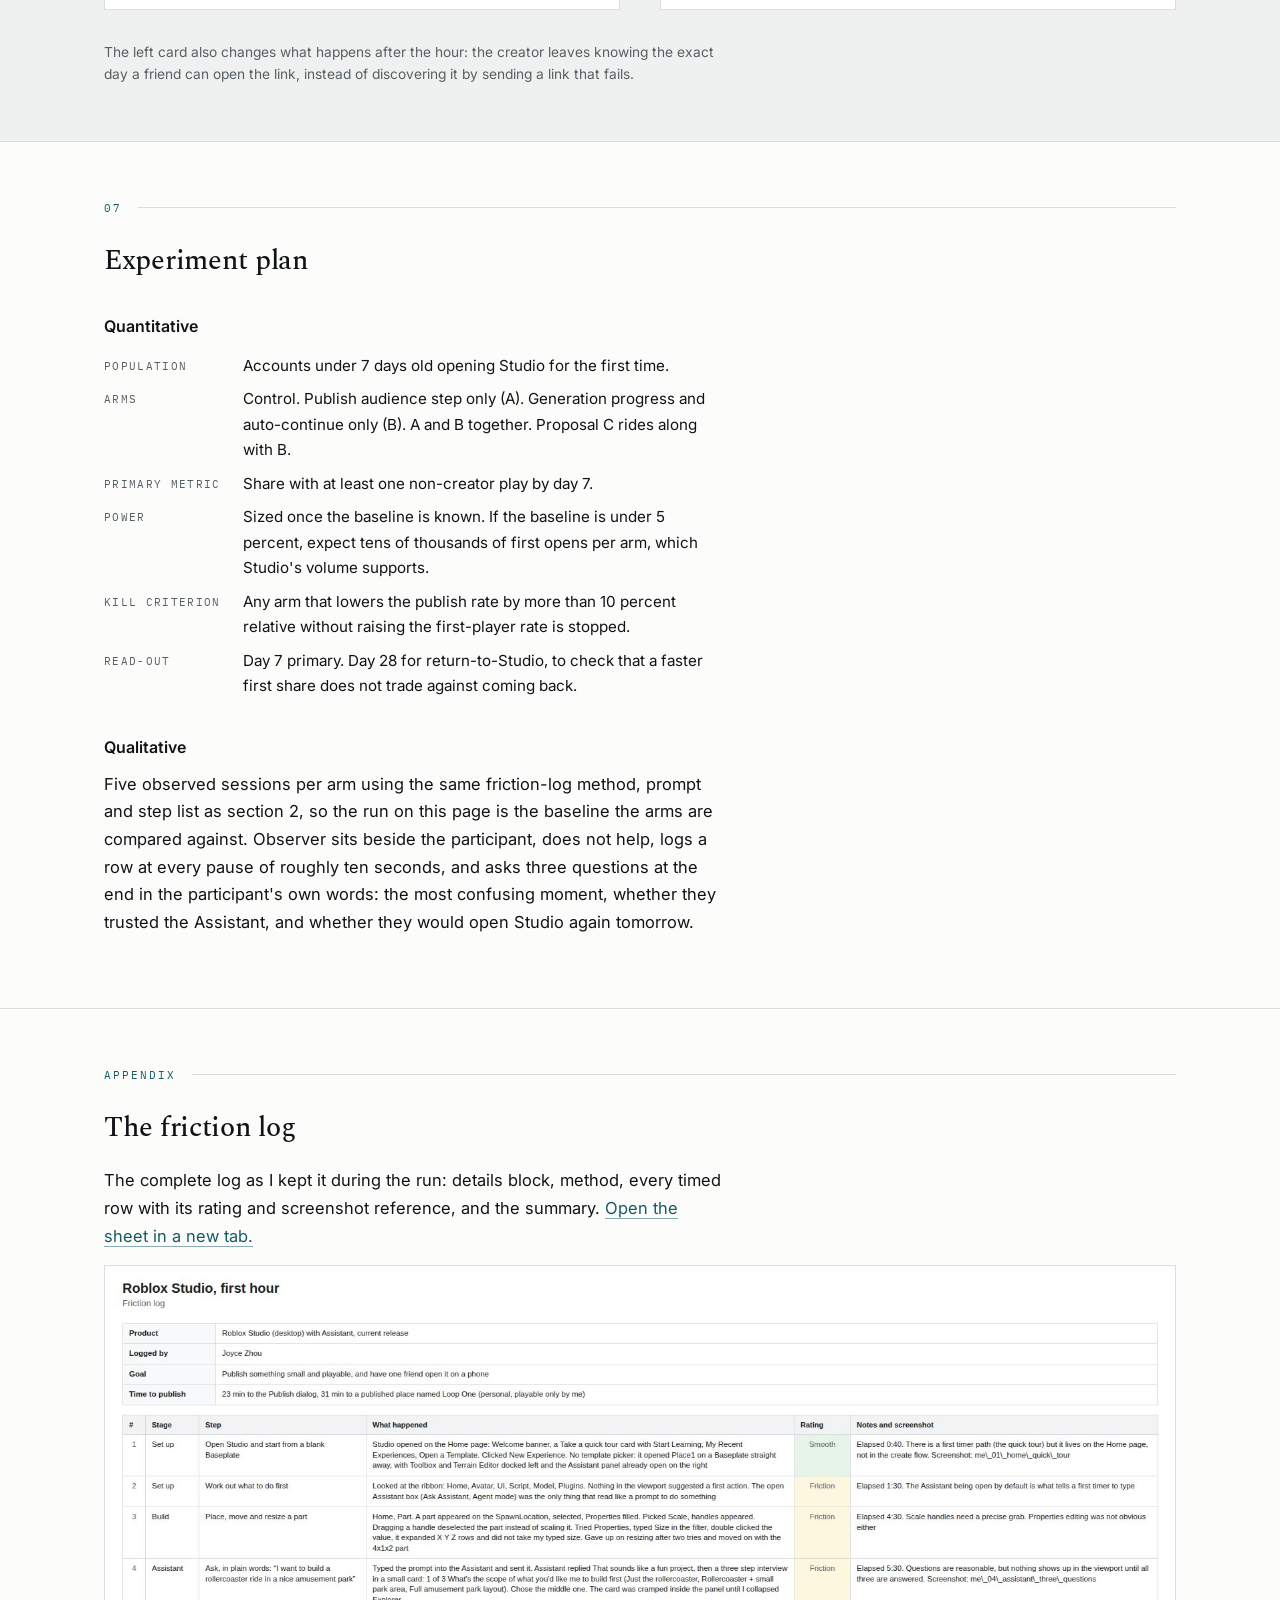
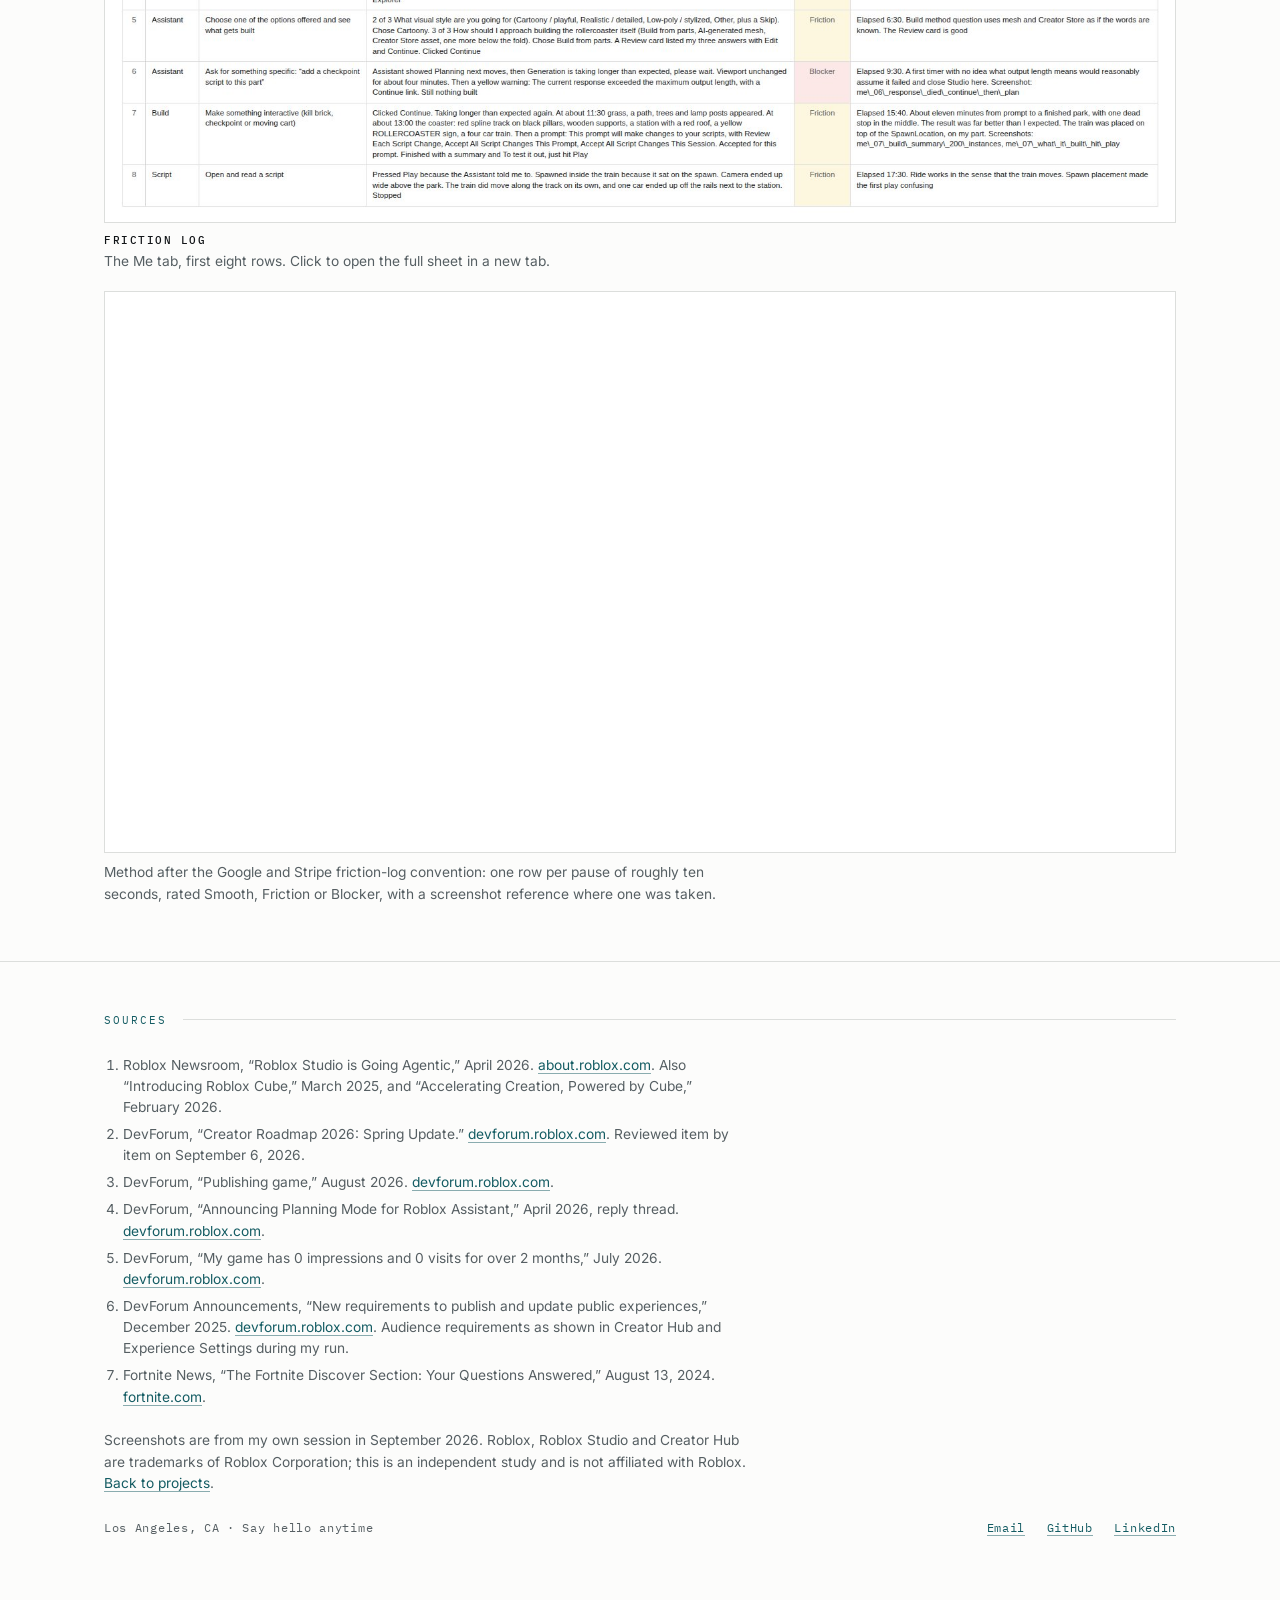
<file: projects/roblox-first-hour/index.html>
<!DOCTYPE html>
<html lang="en">
<head>
<meta charset="utf-8">
<meta name="viewport" content="width=device-width, initial-scale=1">
<title>Roblox Studio, the first hour — Joyce Zhou</title>
<meta name="description" content="A PM case study: can a first-time creator get from a blank Baseplate in Roblox Studio to a game a friend plays, in one sitting? Friction log, community evidence, competitive teardown, PRD, mockups, experiment plan.">
<meta name="theme-color" content="#fcfcfb">
<link rel="preconnect" href="https://fonts.googleapis.com">
<link rel="preconnect" href="https://fonts.gstatic.com" crossorigin>
<link href="https://fonts.googleapis.com/css2?family=Spectral:wght@400;500;600&family=Inter:wght@400;500;600&family=IBM+Plex+Mono:wght@400;500&display=swap" rel="stylesheet">
<link rel="stylesheet" href="/projects/case.css?v=2">
</head>
<body>

<header class="masthead">
  <div class="shell">
    <a class="wordmark" href="/">Joyce Zhou</a>
    <nav aria-label="Sections">
      <a href="/#building">Building</a>
      <a href="/projects/" class="here">Projects</a>
      <a href="/#experience">Experience</a>
      <a href="/#offhours">Off hours</a>
      <a href="/#contact">Contact</a>
    </nav>
  </div>
</header>

<main>
<section class="hero">
  <div class="shell">
    <p class="eyebrow">PM case study &middot; Roblox Studio &middot; September 2026</p>
    <h1>Can a first-time creator get from a blank Baseplate to a game a friend plays, in one sitting?</h1>
    <p class="lede">I opened Roblox Studio for the first time with a stopwatch running and one goal: build something small, publish it, and have one friend play it on a phone. Thirty-one minutes in I had a published amusement park with a working coaster. Nobody but me could open it, and Studio could not tell me why. This is what happened, minute by minute, and what I would change.</p>
    <div class="meta"><span>Joyce Zhou</span><span>Friction log, 33 coded DevForum threads, competitive teardown</span></div>
    <div class="contents">
      <a href="#why">Why</a><a href="#hour">The hour</a><a href="#community">Other creators</a><a href="#prior">Prior art</a><a href="#prd">PRD</a><a href="#mocks">Mockups</a><a href="#experiment">Experiment</a><a href="#log">Friction log</a>
    </div>
  </div>
</section>


<section class="band" id="why">
  <div class="shell">
  <p class="band-head">01</p>
  <h2>Why I did this</h2>
  <div class="text">
    <p>Roblox has made Studio dramatically more capable for people who already know what to ask it. In April 2026 the Assistant gained Planning Mode, mesh and procedural generation, a playtesting agent and MCP support; Roblox reported that 44 percent of the top 1,000 creators use Assistant or MCP tools, and described the audience as ambitious game developers.<sup><a href="#s1">1</a></sup> The Spring 2026 Creator Roadmap update covers AI, UI styling, asset tooling, analytics, localization and discovery; I could not find an item aimed at someone opening Studio for the first time.<sup><a href="#s2">2</a></sup></p>
    <p>That leaves a question worth a PM's time: does the agentic Studio work for a first-timer, and if not, where exactly does it break? I wanted an answer grounded in observation rather than opinion, so I used the method a Google or Stripe PM would use on their own product before proposing anything: a friction log.</p>
    <p>Three inputs. A stopwatch-timed friction log of my own first hour, with a row at every pause of roughly ten seconds. A coding pass over 33 DevForum threads from first-time and early creators, tagged by funnel stage and theme. A teardown of how Fortnite Creative and UEFN, Meta Horizon, Minecraft, Scratch and the now-closed Rec Room handle the same first hour.</p>
  </div>
  <div class="note">
    <p><b>What this is and is not.</b> The observed data on this page is one logged, screenshotted run plus public community evidence. N=1 friction logs are a normal discovery starting point: they generate hypotheses, and the experiment plan is how the hypotheses get tested. Every claim about Roblox here is either observed in the session or cited.</p>
  </div>

  </div>
</section>

<section class="band" id="hour">
  <div class="shell">
  <p class="band-head">02</p>
  <h2>The hour</h2>
  <div class="text">
    <p>Setup: MacBook, 13-inch screen, Studio installed shortly before on a new Roblox account. Scenario: a first-time creator opens Studio and tries to make and share a small game, using the Assistant when stuck. The Assistant prompt was fixed in advance and written in plain words, so that every later session can be compared against it: <i>“I want to build a rollercoaster ride in a nice amusement park.”</i></p>
  </div>

  <div class="figures">
    <div><div class="k">Prompt to finished park</div><div class="v">11 min</div><div class="s">Grass, paths, trees, lamp posts, a red spline coaster with a four-car train, a station and a sign. About 200 instances.</div></div>
    <div><div class="k">Time to publish</div><div class="v">31:00</div><div class="s">Published as Loop One. Private to me. The Publish dialog has no audience field.</div></div>
    <div><div class="k">Time to first player</div><div class="v">Not reached</div><div class="s">Share said “Make your game public to share it” and sent me to Creator Hub. Session ended at 33:00.</div></div>
  </div>

  <div class="tablewrap">
  <table>
    <thead><tr><th>#</th><th>Elapsed</th><th>Step</th><th>What happened</th><th>Rating</th></tr></thead>
    <tbody>
      <tr><td class="n">1</td><td class="t mono">0:40</td><td class="step">Open Studio, new experience</td><td>Home page with a “Take a quick tour” card. New Experience opened a Baseplate straight away, with Toolbox and Terrain Editor docked left and the Assistant panel already open on the right.</td><td><span class="chip ok">Smooth</span></td></tr>
      <tr><td class="n">2</td><td class="t mono">1:30</td><td class="step">Work out what to do first</td><td>Ribbon: Home, Avatar, UI, Script, Model, Plugins. Nothing in the viewport suggested a first action. The open Assistant box was the only thing that read like an invitation to do something.</td><td><span class="chip warn">Friction</span></td></tr>
      <tr><td class="n">3</td><td class="t mono">4:30</td><td class="step">Place, move, resize a part</td><td>Part appeared on the SpawnLocation. Dragging a Scale handle deselected the part instead of scaling it. Typing a size in Properties did not take. Gave up after two tries and kept the default part.</td><td><span class="chip warn">Friction</span></td></tr>
      <tr><td class="n">4</td><td class="t mono">5:30</td><td class="step">Ask the Assistant, in plain words</td><td>“That sounds like a fun project,” then a three-step interview in a card: scope (just the coaster, coaster and small park, full park), visual style (cartoony, realistic, low-poly), build method (build from parts, AI-generated mesh, Creator Store asset). The card was clipped until I collapsed Explorer.</td><td><span class="chip warn">Friction</span></td></tr>
      <tr><td class="n">5</td><td class="t mono">6:30</td><td class="step">Answer and continue</td><td>Chose coaster and small park, cartoony, build from parts. A Review card listed my three answers with Edit and Continue. Clear.</td><td><span class="chip ok">Smooth</span></td></tr>
      <tr><td class="n">6</td><td class="t mono">9:30</td><td class="step">Wait for the build</td><td>“Planning next moves,” then “Generation is taking longer than expected, please wait.” Viewport unchanged for about four minutes. Then a yellow warning: “The current response exceeded the maximum output length,” with a Continue link. Still nothing built.</td><td><span class="chip bad">Blocker</span></td></tr>
      <tr><td class="n">7</td><td class="t mono">15:40</td><td class="step">Continue</td><td>Grass, a path, trees and lamp posts appeared at about 11:30; the coaster at about 13:00. Then a prompt: “This prompt will make changes to your scripts,” with Review, Accept for this prompt, Accept for this session. Accepted. Summary ended with “To test it out, just hit Play.”</td><td><span class="chip warn">Friction</span></td></tr>
      <tr><td class="n">8</td><td class="t mono">17:30</td><td class="step">Press Play</td><td>Spawned inside the train, because the train had been placed on the SpawnLocation. The train ran the track on its own; one car ended up off the rails by the station.</td><td><span class="chip warn">Friction</span></td></tr>
      <tr><td class="n">9</td><td class="t mono">20:00</td><td class="step">“Add a checkpoint script to this part”</td><td>Script-change gate again. Assistant renamed the part Checkpoint, resized it, added a script and explained it plainly. It worked. Nothing changed where my camera was pointing, so the only evidence was the chat.</td><td><span class="chip warn">Friction</span></td></tr>
      <tr><td class="n">10</td><td class="t mono">22:00</td><td class="step">Ask for a kill brick</td><td>Third script-change accept in a row. A KillBrick part with a debounced script appeared out of view.</td><td><span class="chip warn">Friction</span></td></tr>
      <tr><td class="n">11</td><td class="t mono">22:15</td><td class="step">Read a script</td><td>CheckpointScript opened as a tab. About 60 lines, heavily commented, readable.</td><td><span class="chip ok">Smooth</span></td></tr>
      <tr><td class="n">12</td><td class="t mono">31:00</td><td class="step">File, Publish to Roblox</td><td>File menu lists Save to File, Save to Roblox, Publish to Roblox and their variants in one list, seven items. Publish dialog: name, description, creator, devices, Team Create on, Data Sharing on by default (experience data used to train Roblox generative AI unless you opt out). No audience or visibility field. Title bar changed to Loop One at 31:00.</td><td><span class="chip warn">Friction</span></td></tr>
      <tr><td class="n">13</td><td class="t mono">32:00</td><td class="step">Share</td><td>Share button: “Make your game public to share it,” with a Game Settings button. Game Settings opened Experience Settings, whose Additional Settings tab says the rest lives on Creator Hub and links to Audience and Access. The audience setting, the age check and the two-day account rule all live outside Studio.</td><td><span class="chip bad">Blocker</span></td></tr>
      <tr><td class="n">14</td><td class="t mono">33:00</td><td class="step">Friend plays on a phone</td><td>Not reached. Audience change, age check and the friend test left for another day.</td><td><span class="chip bad">Blocker</span></td></tr>
    </tbody>
  </table>
  </div>
  <p class="cap">Unplanned rows: the Explorer, Properties and Assistant panels share one column on a 13-inch screen, so the Assistant's question cards were clipped until I collapsed the other two (5:45). Studio wrote an auto-recovery file mid-session (20:30), harmless. The complete log with every row is embedded at the bottom of this page.</p>

  <div class="plates">
    <figure class="plate"><div class="frame"><img src="img/me_06_response_died_continue_then_plan.jpg?v=4" alt="Roblox Studio with the Assistant panel showing a Continue button after the response exceeded the maximum output length, and the plan it produced afterwards" loading="lazy"></div><figcaption><b>Row 6 and 7</b>The Assistant's first response hit the output-length limit with nothing in the viewport. Continue produced the plan and, minutes later, the park.</figcaption></figure>
    <figure class="plate"><div class="frame"><img src="img/me_07_what_it_built_hit_play.jpg?v=4" alt="The finished amusement park: red coaster track, four-car train, station, sign, trees and lamp posts, with the Assistant summary saying to hit Play" loading="lazy"></div><figcaption><b>Row 7</b>About eleven minutes after the prompt: track, train, station, sign, decorations. Far beyond what I could have built by hand in an hour.</figcaption></figure>
    <figure class="plate"><div class="frame"><img src="img/me_12_publish_dialog.jpg?v=4" alt="Publish Experience dialog with name, description, creator, devices, Team Create and Data Sharing fields, and no audience field" loading="lazy"></div><figcaption><b>Row 12</b>The Publish dialog. Data Sharing is on by default. There is no field for who can open the experience.</figcaption></figure>
    <figure class="plate"><div class="frame"><img src="img/me_13_share_make_public.jpg?v=4" alt="Share Game window in Studio reading Make your game public to share it, with a Game Settings button" loading="lazy"></div><figcaption><b>Row 13</b>Share, one minute after publishing. The setting it refers to is on a different website.</figcaption></figure>
  </div>


  <h3>Two more moments</h3>
  <div class="plates">
    <figure class="plate"><div class="frame"><img src="img/me_04_assistant_three_questions.jpg?v=4" alt="Assistant panel showing the three set-up questions and my answers: scope, visual style, build method" loading="lazy"></div><figcaption><b>Row 4 and 5</b>The three-question interview and Review card. Clear, but the third question assumes you know what a mesh is.</figcaption></figure>
    <figure class="plate"><div class="frame"><img src="img/me_13_settings_audience_on_creator_hub.jpg?v=4" alt="Experience Settings, Additional Settings tab, stating that further settings such as Audience and Access live on Creator Hub" loading="lazy"></div><figcaption><b>Row 13</b>Experience Settings sends you out of Studio for Audience and Access.</figcaption></figure>
  </div>

  <h3>Three findings from the log</h3>
  <div class="text">
    <p><b>The first build looked like a failure for four minutes, then said it had failed.</b> “Generation is taking longer than expected” sat on screen with an empty viewport, then “The current response exceeded the maximum output length.” Continue rescued it, but a first-timer has no reason to know what output length means or that Continue is safe to press. The result, when it came, was excellent. The problem was the four minutes before it.</p>
    <p><b>Published does not mean shareable, and Studio hands you to a website to find out why.</b> The Publish dialog has no audience field. Share says “Make your game public,” Game Settings says the setting has moved to Creator Hub, and Creator Hub is where the age check and the two-day account rule live. A creator who has just spent half an hour building leaves Studio to learn that nobody can play yet.</p>
    <p><b>Every script action stops for an Accept, and none of them changed anything I could see.</b> Three accept prompts in a row. The checkpoint and kill brick both worked, but from where the camera sat, a working script and a broken one look identical until you press Play. By the third prompt I understood why a first-timer would press Accept All for the session without reading.</p>
    <p>What worked, and should be protected: the three-question interview plus the Review card is clear and quick. The finished park was far beyond what I could have built by hand. Play from Studio is instant. The checkpoint script was readable and commented. The Home page does have a first-timer path, the quick tour, but it lives on the Home page and not inside the create flow.</p>
  </div>

  </div>
</section>

<section class="band" id="community">
  <div class="shell">
  <p class="band-head">03</p>
  <h2>Do other new creators hit the same walls?</h2>
  <div class="text">
    <p>I coded 33 DevForum threads from first-time and early creators, 2023 to August 2026, by funnel stage and theme. DevForum skews toward people who already cleared install and earned posting rights, so true first-hour dropouts are under-represented; Reddit was not accessible from my research setup. With that caveat, the themes line up with the log.</p>
  </div>
  <div class="bars" role="img" aria-label="Theme frequency across 33 coded DevForum threads">
    <span>Assistant confusion or distrust</span><div class="bar" style="width:100%"></div><span class="val mono">8</span>
    <span>Studio UI discoverability</span><div class="bar" style="width:87.5%"></div><span class="val mono">7</span>
    <span>No players after publish</span><div class="bar" style="width:75%"></div><span class="val mono">6</span>
    <span>Scripting cliff</span><div class="bar" style="width:50%"></div><span class="val mono">4</span>
    <span>Account and age gating</span><div class="bar" style="width:50%"></div><span class="val mono">4</span>
    <span>Publish confusion</span><div class="bar" style="width:37.5%"></div><span class="val mono">3</span>
    <span>Blank-canvas paralysis</span><div class="bar" style="width:25%"></div><span class="val mono">2</span>
  </div>
  <p class="cap">Primary theme per thread; some threads carry a second tag. Themes with two or fewer threads (toolbox trust, mobile creation, docs) omitted.</p>

  <blockquote>“Have you clicked Publish to Roblox in Studio? That might be why it is saying unavailable.”<cite>Reply to a creator whose friends saw “creator hasn't made this game available,” DevForum, August 2026<sup><a href="#s3">3</a></sup></cite></blockquote>
  <blockquote>“Currently it's pretty bad and is unable to generate even simple features.”<cite>Reply on the Planning Mode announcement thread, DevForum, April 2026<sup><a href="#s4">4</a></sup></cite></blockquote>
  <blockquote>“Roblox won't give you players. You have to find them yourself.”<cite>Reply on a zero-visits thread, DevForum, July 2026<sup><a href="#s5">5</a></sup></cite></blockquote>

  <div class="text">
    <p>One hypothesis did not survive. I expected blank-canvas paralysis to be the main story. It shows up in only two threads, and in my own run it cost about a minute because the Assistant panel was already open. The expensive breaks come later: while the first generation runs, and after publish.</p>
  </div>

  </div>
</section>

<section class="band tint" id="prior">
  <div class="shell">
  <p class="band-head">04</p>
  <h2>What Roblox has already built, and how others handle the same hour</h2>
  <div class="text">
    <p>Roblox has invested at both ends of this problem. For beginners: the quick tour on the Studio Home page, Creator Hub tutorials and curricula, and starter templates that are complete games a newcomer can open and press Play on within minutes. For capable creators: Cube, its 3D foundation model (March 2025), 4D generation (February 2026) and the agentic Studio release (April 2026) with Planning Mode and a playtesting agent.<sup><a href="#s1">1</a></sup> Since December 2025, publishing to the public has required ID verification or a real-money purchase, and since May 2026 reaching under-16s has required an age check, ID, 2FA, Roblox Plus or a one-time fee, and an engagement evaluation.<sup><a href="#s6">6</a></sup> Those are safety decisions and this proposal does not touch them. It is about when a new creator learns they exist.</p>
    <p>The gap is between the two ends. The beginner path lives on the Home page and in documentation; the Assistant is built for people who already know what to ask it and can read what it did.</p>
  </div>

  <div class="tablewrap">
  <table>
    <thead><tr><th>Dimension (1 to 5)</th><th>Roblox Studio</th><th>Fortnite Creative + UEFN</th><th>Meta Horizon</th><th>Scratch (reference)</th></tr></thead>
    <tbody>
      <tr><td>Time to first playable thing</td><td class="mono">4</td><td class="mono">3</td><td class="mono">3</td><td class="mono">5</td></tr>
      <tr><td>Guided first path inside the editor</td><td class="mono">4</td><td class="mono">4</td><td class="mono">3</td><td class="mono">5</td></tr>
      <tr><td>No-code to code ramp</td><td class="mono">2</td><td class="mono">4</td><td class="mono">3</td><td class="mono">5</td></tr>
      <tr><td>In-tool help and AI</td><td class="mono">5</td><td class="mono">3</td><td class="mono">4</td><td class="mono">4</td></tr>
      <tr><td>Publish, share, first ten players</td><td class="mono">2</td><td class="mono">4</td><td class="mono">4</td><td class="mono">4</td></tr>
    </tbody>
  </table>
  </div>
  <p class="cap">Scores from my teardown of official docs and announcements, September 6, 2026. Rec Room scored 5 on in-game creation and is excluded because it closed on June 1, 2026. Minecraft omitted (no first-party editor for add-ons).</p>

  <div class="text">
    <p>Two borrowable mechanics. Fortnite's Discover row gives newly published islands deliberate trial impressions before they have an audience, so the cold start is passable without off-platform marketing.<sup><a href="#s7">7</a></sup> Scratch puts the tutorial beside the canvas rather than on a separate page. Roblox is the strongest of the group on in-tool AI and the weakest on the last mile, which is exactly where my hour ended.</p>
  </div>

  </div>
</section>

<section class="band" id="prd">
  <div class="shell">
  <p class="band-head">05</p>
  <h2>PRD: a first hour that ends with a link a friend can open</h2>
  <div class="text">
    <h3>Problem</h3>
    <p>A first-time creator can prompt the Assistant, get a genuinely good result, press Play and publish in about half an hour. Along the way the first generation looks broken for four minutes and then reports an error, the build-method question may quietly decide whether the thing they asked for is rideable, script prompts interrupt without visible payoff, and at the end the published link opens for nobody, with the reason on a different website. </p>
    <h3>Who</h3>
    <p>Someone opening Studio for the first time who wants to make one small thing and show one friend. Not a returning developer. Not a studio.</p>
    <h3>Goal</h3>
    <p>A first-time creator reaches a link one friend can open on a phone in their first session, and learns anything that would stop them from sharing before they spend the hour building.</p>

    <h3>Proposal A: Publish ends with a shareable link (primary)</h3>
    <ul class="plain">
      <li>The Publish dialog gains an audience step: only you, friends, everyone. It states plainly who can open the link the moment Create is pressed.</li>
      <li>If the account cannot yet reach friends, the dialog says why (age check, account age) with the date it unlocks, and offers to start the age check from Studio.</li>
      <li>Share never says “make your game public” without a control to do it. It shows the current audience and the next step.</li>
      <li>New creators default to the friends audience once eligible.</li>
      <li>Save to Roblox and Publish to Roblox are visually separated in the File menu, with one line each on what they do.</li>
    </ul>

    <h3>Proposal B: generation you can watch (secondary)</h3>
    <ul class="plain">
      <li>Long generations show a stage list in the Assistant panel (ground, decorations, track, cars, script) with the current stage marked, and place each stage in the viewport as it completes rather than at the end.</li>
      <li>When a response hits the output-length limit, the Assistant continues automatically and says so in plain words: “That was a big build. Continuing.” No yellow warning, no unexplained Continue link.</li>
      <li>The first prompt on a new account is framed as a rough first pass with an explicit “this may take a few minutes” before it starts.</li>
      <li>The build-method question shows a thumbnail and one plain sentence per option (“a coaster you can ride, built from parts”; “a sculpted coaster that looks great but does not move”), and if the prompt contains a verb like ride, the Assistant says which options deliver it.</li>
    </ul>

    <h3>Proposal C: visible confirmation for script changes (secondary)</h3>
    <ul class="plain">
      <li>When a script lands on a part, the camera frames the part, the part highlights briefly, and a one-line prompt appears: “Press Play and touch it to try.”</li>
      <li>The script-change consent prompt is asked once per session on a new account, with a plain-language explanation, instead of on every action.</li>
    </ul>

    <h3>Out of scope</h3>
    <p>Changing the age, ID or account-age requirements. Those are safety policy. This surfaces them earlier; it does not weaken them. Also out of scope: the Data Sharing default in the Publish dialog, which deserves its own review.</p>

    <h3>Success metrics</h3>
    <dl class="kv">
      <dt>Primary</dt><dd>Share of new-account creators with at least one non-creator play within 7 days of first Studio open.</dd>
      <dt>Secondary</dt><dd>Time from first open to first non-creator play. Share of first generations abandoned before completion. Share of Assistant script insertions followed by a Play within 60 seconds. Save vs Publish misclicks in session one.</dd>
      <dt>Guardrails</dt><dd>No change in age-check completion quality. No rise in reports on friends-audience experiences. Assistant cost per new account within budget. No increase in low-effort copies of existing titles.</dd>
    </dl>

    <h3>Risks</h3>
    <p>Surfacing gates earlier could reduce publishes; the experiment's kill criterion covers this. Auto-continue could hide real failures; it is capped at one continuation before asking. RDC 2026 runs September 10 to 12 and may announce changes here, in which case this becomes an evaluation of what shipped rather than a pitch for it.</p>
  </div>

  </div>
</section>

<section class="band tint" id="mocks">
  <div class="shell">
  <p class="band-head">06</p>
  <h2>Mockups</h2>
  <div class="text"><p>Low-fidelity, drawn to show behaviour rather than visual design. Left: the Publish dialog with the audience step. Right: the Assistant panel during a long first generation.</p></div>

  <div class="two">
    <div class="mock" aria-label="Mockup: Publish to Roblox with audience step">
      <div class="bar-top"><span class="dot"></span><span>Publish to Roblox</span></div>
      <div class="body">
        <p class="ttl">Loop One</p>
        <p class="sub">Who can open your link right now</p>
        <div class="check"><span class="ic ok">✓</span><div>Only you<small>Your link works on your own devices today.</small></div></div>
        <div class="check"><span class="ic warn">!</span><div>Friends (16+ and trusted friends)<small>Needs an age check and an account at least 2 days old. Yours unlocks Wednesday, September 2. <a href="#mocks">Start age check</a></small></div></div>
        <div class="check"><span class="ic warn">!</span><div>Everyone<small>Needs ID verification, 2FA and an evaluation. <a href="#mocks">See what's required</a></small></div></div>
        <div class="row"><span class="btn primary">Publish</span><span class="btn">Remind me when friends can join</span></div>
      </div>
    </div>

    <div class="mock" aria-label="Mockup: Assistant panel during a long generation">
      <div class="bar-top"><span class="dot"></span><span>Assistant</span></div>
      <div class="body">
        <p class="ttl">Building your park</p>
        <p class="sub">Big builds take a few minutes. You'll see each piece appear as it finishes.</p>
        <div class="prog">
          <div class="line"><span>Ground, paths and fence</span><small>done</small></div>
          <div class="line"><span>Trees, benches, lamp posts</span><small>done</small></div>
          <div class="line"><span>Coaster track and supports</span><small>building</small></div>
          <div class="line"><span>Train with seats</span><small>next</small></div>
          <div class="line"><span>Script that moves the train</span><small>next</small></div>
          <div class="track"><i></i></div>
        </div>
        <p class="sub" style="margin:10px 0 0">That was a big build, so I'm continuing where I left off. Nothing is lost.</p>
        <div class="row"><span class="btn">Stop here</span></div>
      </div>
    </div>
  </div>
  <p class="cap">The left card also changes what happens after the hour: the creator leaves knowing the exact day a friend can open the link, instead of discovering it by sending a link that fails.</p>

  </div>
</section>

<section class="band" id="experiment">
  <div class="shell">
  <p class="band-head">07</p>
  <h2>Experiment plan</h2>
  <div class="text">
    <h3>Quantitative</h3>
    <dl class="kv">
      <dt>Population</dt><dd>Accounts under 7 days old opening Studio for the first time.</dd>
      <dt>Arms</dt><dd>Control. Publish audience step only (A). Generation progress and auto-continue only (B). A and B together. Proposal C rides along with B.</dd>
      <dt>Primary metric</dt><dd>Share with at least one non-creator play by day 7.</dd>
      <dt>Power</dt><dd>Sized once the baseline is known. If the baseline is under 5 percent, expect tens of thousands of first opens per arm, which Studio's volume supports.</dd>
      <dt>Kill criterion</dt><dd>Any arm that lowers the publish rate by more than 10 percent relative without raising the first-player rate is stopped.</dd>
      <dt>Read-out</dt><dd>Day 7 primary. Day 28 for return-to-Studio, to check that a faster first share does not trade against coming back.</dd>
    </dl>

    <h3>Qualitative</h3>
    <p>Five observed sessions per arm using the same friction-log method, prompt and step list as section 2, so the run on this page is the baseline the arms are compared against. Observer sits beside the participant, does not help, logs a row at every pause of roughly ten seconds, and asks three questions at the end in the participant's own words: the most confusing moment, whether they trusted the Assistant, and whether they would open Studio again tomorrow.</p>
  </div>

  </div>
</section>

<section class="band" id="log">
  <div class="shell">
  <p class="band-head">Appendix</p>
  <h2>The friction log</h2>
  <div class="text"><p>The complete log as I kept it during the run: details block, method, every timed row with its rating and screenshot reference, and the summary. <a href="https://docs.google.com/spreadsheets/d/19shdkZhoGck5UpMyfB0tXv_EFp6nd07WBsPz7BrB5BM/edit" target="_blank" rel="noopener">Open the sheet in a new tab.</a></p></div>
  <figure class="plate"><div class="frame"><a href="https://docs.google.com/spreadsheets/d/19shdkZhoGck5UpMyfB0tXv_EFp6nd07WBsPz7BrB5BM/edit" target="_blank" rel="noopener"><img src="img/friction_log_preview.jpg" alt="The friction log: details block and the first eight timed rows with Smooth, Friction and Blocker ratings" loading="lazy"></a></div><figcaption><b>Friction log</b>The Me tab, first eight rows. Click to open the full sheet in a new tab.</figcaption></figure>
  <div class="embed"><iframe src="https://docs.google.com/spreadsheets/d/19shdkZhoGck5UpMyfB0tXv_EFp6nd07WBsPz7BrB5BM/htmlembed?widget=true&amp;headers=false" title="Roblox Studio, first hour: friction log" loading="lazy"></iframe></div>
  <p class="cap">Method after the Google and Stripe friction-log convention: one row per pause of roughly ten seconds, rated Smooth, Friction or Blocker, with a screenshot reference where one was taken.</p>

  </div>
</section>

</main>

<footer class="colophon" id="contact">
  <div class="shell">
    <p class="band-head">Sources</p>
    <div class="sources">
  <ol>
    <li id="s1">Roblox Newsroom, “Roblox Studio is Going Agentic,” April 2026. <a href="https://about.roblox.com/newsroom/2026/04/roblox-studio-going-agentic" target="_blank" rel="noopener">about.roblox.com</a>. Also “Introducing Roblox Cube,” March 2025, and “Accelerating Creation, Powered by Cube,” February 2026.</li>
    <li id="s2">DevForum, “Creator Roadmap 2026: Spring Update.” <a href="https://devforum.roblox.com/t/creator-roadmap-2026-spring-update/4625473" target="_blank" rel="noopener">devforum.roblox.com</a>. Reviewed item by item on September 6, 2026.</li>
    <li id="s3">DevForum, “Publishing game,” August 2026. <a href="https://devforum.roblox.com/t/publishing-game/4828768" target="_blank" rel="noopener">devforum.roblox.com</a>.</li>
    <li id="s4">DevForum, “Announcing Planning Mode for Roblox Assistant,” April 2026, reply thread. <a href="https://devforum.roblox.com/t/announcing-planning-mode-for-roblox-assistant/4580715" target="_blank" rel="noopener">devforum.roblox.com</a>.</li>
    <li id="s5">DevForum, “My game has 0 impressions and 0 visits for over 2 months,” July 2026. <a href="https://devforum.roblox.com/t/my-game-has-0-impressions-and-0-visits-for-over-2-months-despite-passing-all-eligibility-requirements/4713808" target="_blank" rel="noopener">devforum.roblox.com</a>.</li>
    <li id="s6">DevForum Announcements, “New requirements to publish and update public experiences,” December 2025. <a href="https://devforum.roblox.com/t/new-requirements-to-publish-and-update-public-experiences/4143953" target="_blank" rel="noopener">devforum.roblox.com</a>. Audience requirements as shown in Creator Hub and Experience Settings during my run.</li>
    <li id="s7">Fortnite News, “The Fortnite Discover Section: Your Questions Answered,” August 13, 2024. <a href="https://www.fortnite.com/news/the-fortnite-discover-section-your-questions-answered" target="_blank" rel="noopener">fortnite.com</a>.</li>
  </ol>
  <p>Screenshots are from my own session in September 2026. Roblox, Roblox Studio and Creator Hub are trademarks of Roblox Corporation; this is an independent study and is not affiliated with Roblox. <a href="/projects/">Back to projects</a>.</p>
</div>
    <div class="row2">
      <span>Los Angeles, CA &middot; Say hello anytime</span>
      <ul>
        <li><a href="mailto:jezhou@usc.edu">Email</a></li>
        <li><a href="https://github.com/joycezhou66">GitHub</a></li>
        <li><a href="https://www.linkedin.com/in/joycezhou22/">LinkedIn</a></li>
      </ul>
    </div>
  </div>
</footer>
</body>
</html>
</file>
<file: projects/case.css>
:root{
  --ink:#111417; --ink-soft:#565f63; --paper:#fcfcfb; --wash:#eff1f0;
  --accent:#145c63; --accent-soft:#8aacaf; --rule:#dcdedc;
  --display:"Spectral",Georgia,serif; --body:"Inter",system-ui,-apple-system,sans-serif; --mono:"IBM Plex Mono",ui-monospace,SFMono-Regular,monospace;
  --ok:#1E6A3A; --warn:#875800; --bad:#9B2B22;
}
*,*::before,*::after{box-sizing:border-box}
html{-webkit-text-size-adjust:100%;scroll-behavior:smooth}
@media (prefers-reduced-motion:reduce){html{scroll-behavior:auto}}
body{margin:0;background:var(--paper);color:var(--ink);font-family:var(--body);font-size:16.5px;line-height:1.68;-webkit-font-smoothing:antialiased}
img{display:block;max-width:100%}
a{color:inherit}
a:focus-visible{outline:2px solid var(--accent);outline-offset:3px;border-radius:2px}
.shell{max-width:70rem;margin:0 auto;padding:0 1.5rem}
.text{max-width:62ch}
.text a,.prose a{color:var(--accent);text-decoration:none;border-bottom:1px solid var(--accent-soft)}
.text a:hover,.prose a:hover{color:var(--ink)}
.mono{font-family:var(--mono);font-variant-numeric:tabular-nums}

/* masthead, same as home */
.masthead{position:sticky;top:0;z-index:20;background:rgba(252,252,251,.88);backdrop-filter:blur(10px);border-bottom:1px solid var(--rule)}
.masthead .shell{display:flex;flex-wrap:wrap;gap:.75rem 2rem;align-items:center;justify-content:space-between;padding-top:1.1rem;padding-bottom:1.1rem}
.wordmark{font-family:var(--mono);font-size:.76rem;letter-spacing:.16em;text-transform:uppercase;text-decoration:none;color:var(--ink)}
.masthead nav{display:flex;flex-wrap:wrap;gap:1.4rem;font-family:var(--mono);font-size:.74rem;letter-spacing:.08em}
.masthead nav a{color:var(--ink-soft);text-decoration:none;padding-bottom:2px;border-bottom:1px solid transparent;transition:color .18s ease,border-color .18s ease}
.masthead nav a:hover,.masthead nav a.here{color:var(--accent);border-bottom-color:var(--accent-soft)}

/* hero */
.hero{padding:4.5rem 0 3.5rem}
.eyebrow{font-family:var(--mono);font-size:.7rem;letter-spacing:.14em;text-transform:uppercase;color:var(--ink-soft);margin:0 0 .9rem}
.hero h1{font-family:var(--display);font-weight:500;font-size:clamp(2rem,4.6vw,3.1rem);line-height:1.12;letter-spacing:-.02em;margin:0 0 1.4rem;max-width:26ch}
.hero .lede{max-width:58ch;margin:0 0 1.6rem;font-size:1.06rem}
.meta{display:flex;flex-wrap:wrap;gap:.5rem 2rem;font-family:var(--mono);font-size:.74rem;letter-spacing:.06em;color:var(--ink-soft)}
.contents{margin-top:2.4rem;display:flex;flex-wrap:wrap;gap:.5rem}
.contents a{font-family:var(--mono);font-size:.74rem;letter-spacing:.04em;text-decoration:none;color:var(--accent);border:1px solid var(--rule);background:#fff;padding:.4rem .8rem;transition:border-color .18s ease}
.contents a:hover{border-color:var(--accent)}

/* bands */
.band{border-top:1px solid var(--rule);padding:3.5rem 0}
.band.tint{background:var(--wash)}
.band-head{font-family:var(--mono);font-size:.71rem;letter-spacing:.18em;text-transform:uppercase;color:var(--accent);margin:0 0 1.6rem;display:flex;align-items:center;gap:1rem}
.band-head::after{content:"";flex:1;height:1px;background:var(--rule)}
h2{font-family:var(--display);font-weight:500;font-size:1.75rem;line-height:1.25;letter-spacing:-.01em;margin:0 0 1.4rem;max-width:30ch}
h3{font-family:var(--body);font-weight:600;font-size:1rem;margin:2.2rem 0 .6rem}
p{margin:0 0 .95rem}
.note{border-left:2px solid var(--accent-soft);padding:.2rem 0 .2rem 1.1rem;margin:1.6rem 0;color:var(--ink-soft);font-size:.97rem;max-width:62ch}
.note p{margin:0}

/* figures, key numbers */
.figures{display:grid;grid-template-columns:repeat(3,1fr);gap:0 2.5rem;margin:2rem 0 2.4rem;border-top:1px solid var(--rule)}
@media (max-width:640px){.figures{grid-template-columns:1fr}}
.figures div{padding:1.1rem 0 .4rem}
.figures .k{font-family:var(--mono);font-size:.7rem;letter-spacing:.14em;text-transform:uppercase;color:var(--ink-soft)}
.figures .v{font-family:var(--display);font-size:2rem;line-height:1.1;margin:.35rem 0 .3rem;font-weight:500}
.figures .s{font-size:.9rem;color:var(--ink-soft);line-height:1.5;max-width:32ch}

/* tables */
.tablewrap{overflow-x:auto;margin:1.6rem 0 .6rem}
table{border-collapse:collapse;width:100%;font-size:.93rem;line-height:1.55}
th,td{text-align:left;vertical-align:top;padding:.7rem .8rem .7rem 0;border-bottom:1px solid var(--rule)}
th{font-family:var(--mono);font-size:.68rem;letter-spacing:.14em;text-transform:uppercase;color:var(--ink-soft);font-weight:500;border-bottom-color:var(--ink)}
td.n{color:var(--ink-soft);width:2.2em;font-family:var(--mono);font-size:.85rem}
td.t{white-space:nowrap;font-family:var(--mono);font-size:.85rem}
td.step{font-weight:600;min-width:11em}
.chip{font-family:var(--mono);font-size:.68rem;letter-spacing:.1em;text-transform:uppercase;white-space:nowrap}
.ok{color:var(--ok)} .warn{color:var(--warn)} .bad{color:var(--bad)}
.cap{font-size:.86rem;color:var(--ink-soft);margin:.6rem 0 0;line-height:1.55;max-width:70ch}

/* plates, same as home */
figure.plate{margin:0}
figure.plate .frame{position:relative;background:var(--wash);border:1px solid var(--rule);overflow:hidden}
figure.plate .frame img{width:100%;height:auto}
figure.plate figcaption{margin-top:.6rem;font-size:.86rem;color:var(--ink-soft);line-height:1.5}
figure.plate figcaption b{display:block;font-family:var(--mono);font-size:.68rem;letter-spacing:.14em;text-transform:uppercase;color:var(--ink);font-weight:500;margin-bottom:.15rem}
.plates{display:grid;grid-template-columns:1fr 1fr;gap:2rem 2.5rem;margin:2.2rem 0}
@media (max-width:720px){.plates{grid-template-columns:1fr}}

blockquote{margin:1.6rem 0;padding:0 0 0 1.1rem;border-left:2px solid var(--rule);font-family:var(--display);font-size:1.15rem;line-height:1.5;max-width:60ch}
blockquote cite{display:block;font-style:normal;font-family:var(--mono);font-size:.72rem;letter-spacing:.06em;color:var(--ink-soft);margin-top:.5rem}

.bars{margin:1.6rem 0 .4rem;display:grid;grid-template-columns:max-content 1fr max-content;gap:.55rem 1rem;align-items:center;font-size:.93rem;max-width:44rem}
.bars .bar{height:10px;background:var(--accent)}
.bars .val{font-family:var(--mono);font-size:.82rem;color:var(--ink-soft)}

/* mockups */
.two{display:grid;grid-template-columns:1fr 1fr;gap:2.5rem;margin:2rem 0}
@media (max-width:720px){.two{grid-template-columns:1fr}}
.mock{background:#fff;border:1px solid var(--rule)}
.mock .bar-top{display:flex;align-items:center;gap:.6rem;padding:.55rem .9rem;border-bottom:1px solid var(--rule);font-family:var(--mono);font-size:.7rem;letter-spacing:.08em;color:var(--ink-soft);background:var(--wash)}
.mock .bar-top .dot{width:8px;height:8px;border-radius:50%;background:var(--rule)}
.mock .body{padding:1rem 1.1rem;font-size:.9rem;line-height:1.5}
.mock .ttl{font-weight:600;font-size:.98rem;margin:0 0 .25rem}
.mock .sub{color:var(--ink-soft);font-size:.86rem;margin:0 0 .9rem}
.prog{border:1px solid var(--rule);padding:.6rem .8rem;font-size:.86rem;margin:.6rem 0}
.prog .line{display:flex;justify-content:space-between;gap:.6rem;padding:.2rem 0}
.prog .line small{color:var(--ink-soft);font-family:var(--mono);font-size:.7rem;letter-spacing:.06em}
.prog .track{height:5px;background:var(--wash);margin:.4rem 0 .1rem;overflow:hidden}
.prog .track i{display:block;height:100%;width:62%;background:var(--accent)}
.btn{display:inline-block;padding:.4rem .85rem;font-family:var(--mono);font-size:.74rem;letter-spacing:.04em;border:1px solid var(--rule);color:var(--ink);background:#fff}
.btn.primary{background:var(--accent);color:#fff;border-color:var(--accent)}
.row{display:flex;gap:.6rem;align-items:center;flex-wrap:wrap;margin-top:.8rem}
.check{display:grid;grid-template-columns:20px 1fr;gap:.6rem;padding:.6rem 0;border-bottom:1px solid var(--rule);font-size:.88rem}
.check:last-child{border-bottom:0}
.check .ic{width:16px;height:16px;border-radius:50%;display:inline-grid;place-items:center;font-size:10px;font-weight:600;margin-top:3px;border:1px solid currentColor}
.check .ic.ok{color:var(--ok)} .check .ic.warn{color:var(--warn)}
.check small{display:block;color:var(--ink-soft);margin-top:.1rem}
.check a{color:var(--accent)}

.kv{display:grid;grid-template-columns:max-content 1fr;gap:.5rem 1.4rem;font-size:.95rem;margin:.8rem 0 1.2rem;max-width:66ch}
.kv dt{font-family:var(--mono);font-size:.7rem;letter-spacing:.12em;text-transform:uppercase;color:var(--ink-soft);margin:0;padding-top:.25rem}
.kv dd{margin:0}
ul.plain{padding-left:1.1rem;margin:.4rem 0 1rem;max-width:62ch}
ul.plain li{margin:0 0 .5rem}
.embed{border:1px solid var(--rule);background:#fff;margin:1.2rem 0 .4rem}
.embed iframe{display:block;width:100%;height:560px;border:0}

/* colophon */
.colophon{border-top:1px solid var(--rule);padding:3rem 0 4rem}
.colophon .sources{font-size:.86rem;color:var(--ink-soft);line-height:1.55;max-width:72ch}
.colophon .sources ol{padding-left:1.2rem;margin:.6rem 0 1.4rem}
.colophon .sources li{margin:0 0 .35rem;overflow-wrap:anywhere}
.colophon .sources a{color:var(--accent);text-decoration:none;border-bottom:1px solid var(--accent-soft)}
.colophon .row2{display:flex;flex-wrap:wrap;gap:1.25rem 2rem;justify-content:space-between;align-items:baseline;font-family:var(--mono);font-size:.72rem;letter-spacing:.06em;color:var(--ink-soft);margin-top:1.5rem}
.colophon .row2 ul{display:flex;flex-wrap:wrap;gap:1.35rem;list-style:none;padding:0;margin:0}
.colophon .row2 a{color:var(--accent);text-decoration:none;border-bottom:1px solid var(--accent-soft)}

/* projects index, same entry pattern as home */
.entry{display:grid;grid-template-columns:minmax(0,1fr) minmax(0,20rem);gap:2.5rem 3rem;align-items:start;padding:2.25rem 0;border-top:1px solid var(--rule)}
.entry:first-of-type{border-top:none;padding-top:0}
.entry.noplate{grid-template-columns:minmax(0,1fr)}
.entry h3{font-family:var(--display);font-size:1.55rem;font-weight:500;line-height:1.28;margin:0 0 .8rem;letter-spacing:-.01em}
.entry h3 a{text-decoration:none;background-image:linear-gradient(var(--accent-soft),var(--accent-soft));background-size:100% 1px;background-repeat:no-repeat;background-position:0 100%;transition:color .18s ease}
.entry h3 a:hover{color:var(--accent)}
.entry p{margin:0 0 .95rem;max-width:60ch}
.entry p:last-child{margin-bottom:0}
.entry .eyebrow{margin-bottom:.55rem}
.links{display:flex;flex-wrap:wrap;gap:.5rem;list-style:none;padding:0;margin:1.15rem 0 0}
.links a{display:inline-block;font-family:var(--mono);font-size:.74rem;letter-spacing:.04em;text-decoration:none;color:var(--accent);border:1px solid var(--rule);background:#fff;padding:.4rem .8rem;transition:border-color .18s ease}
.links a:hover{border-color:var(--accent)}
@media (max-width:720px){.entry{grid-template-columns:1fr;gap:1.75rem}}
</file>
